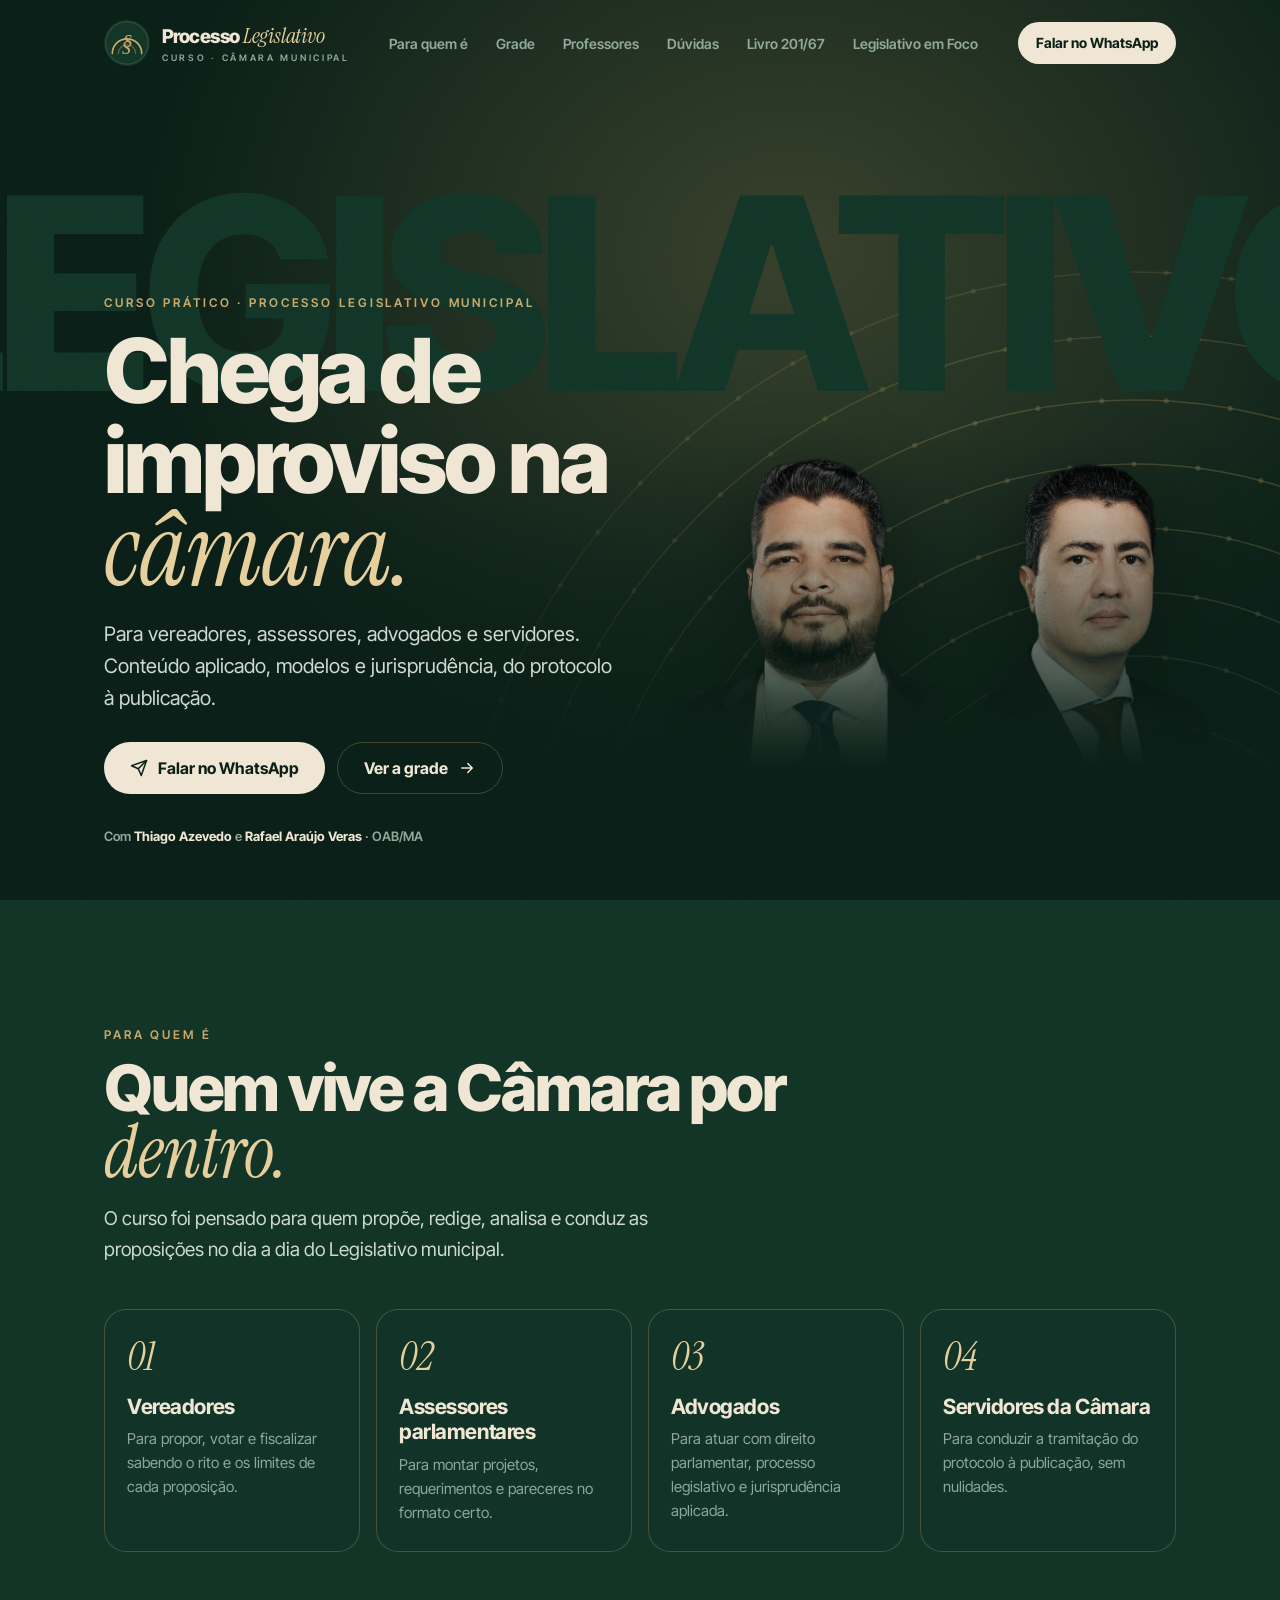
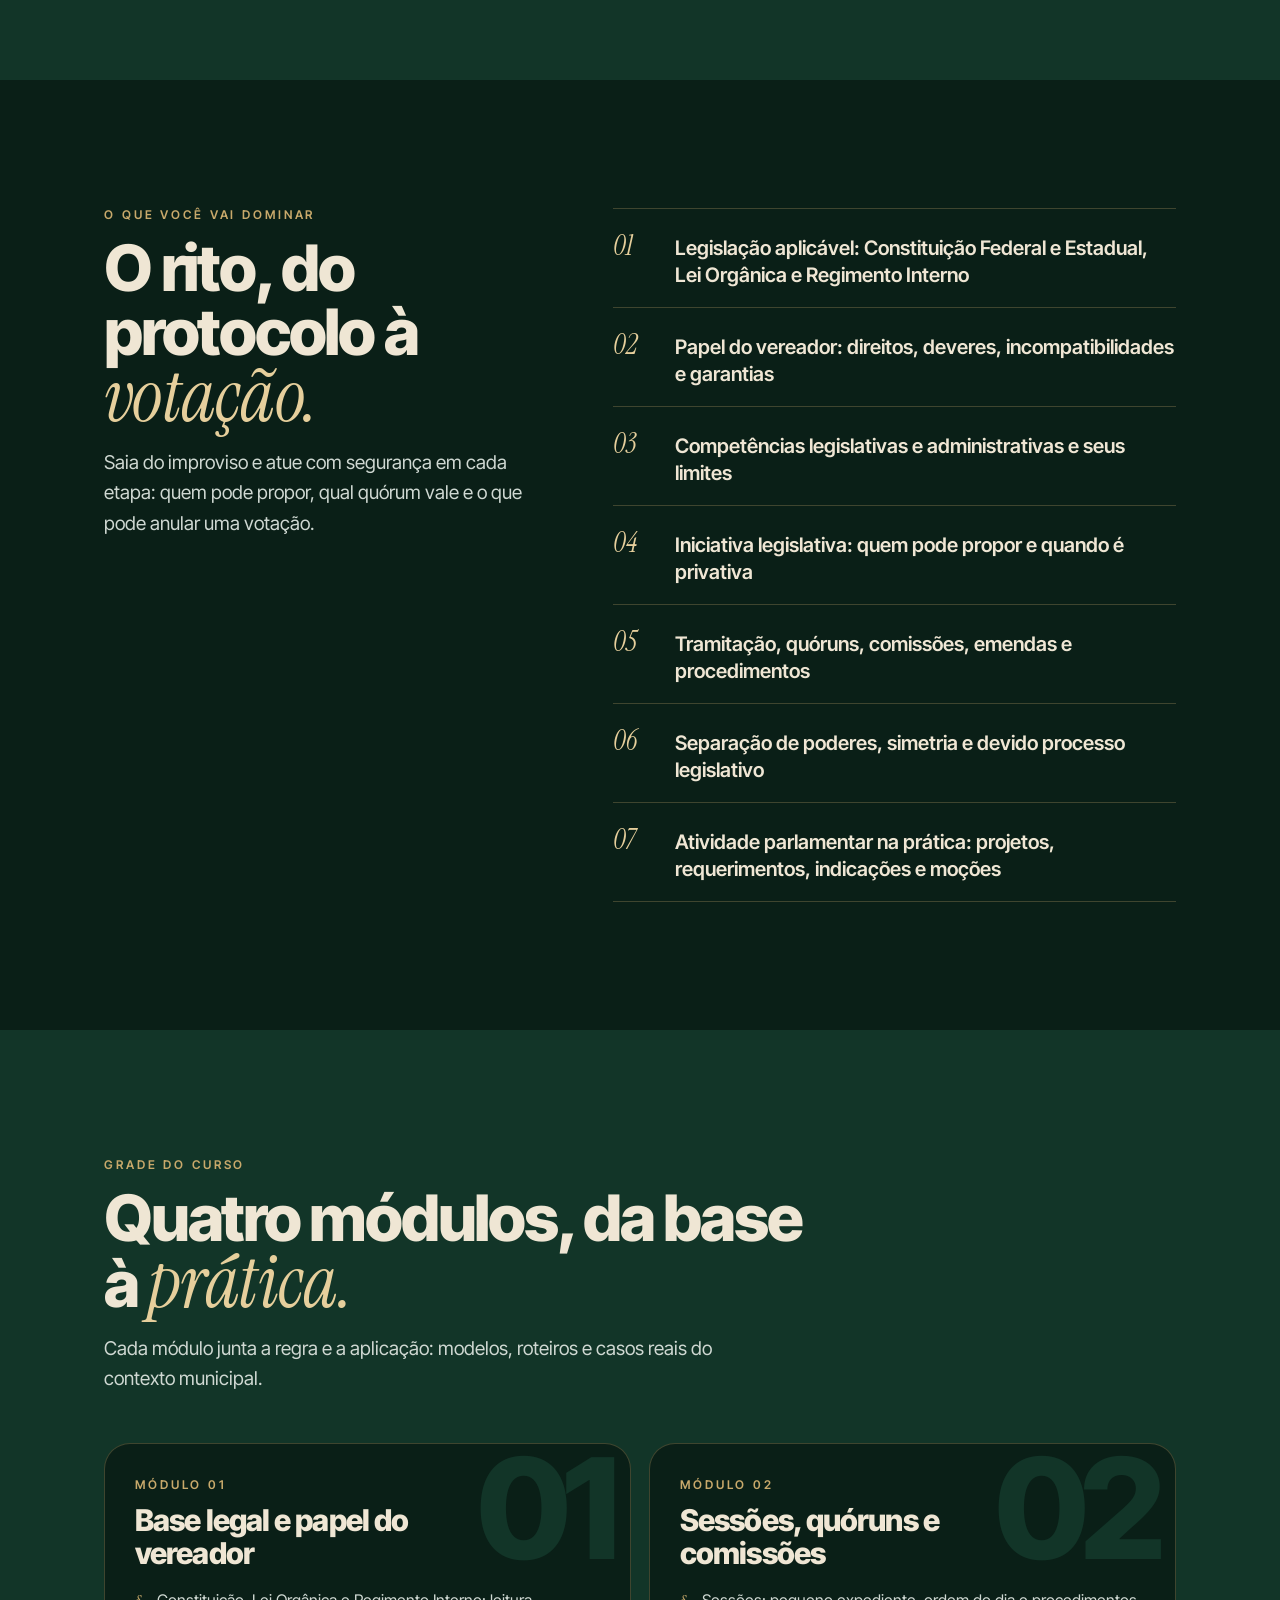
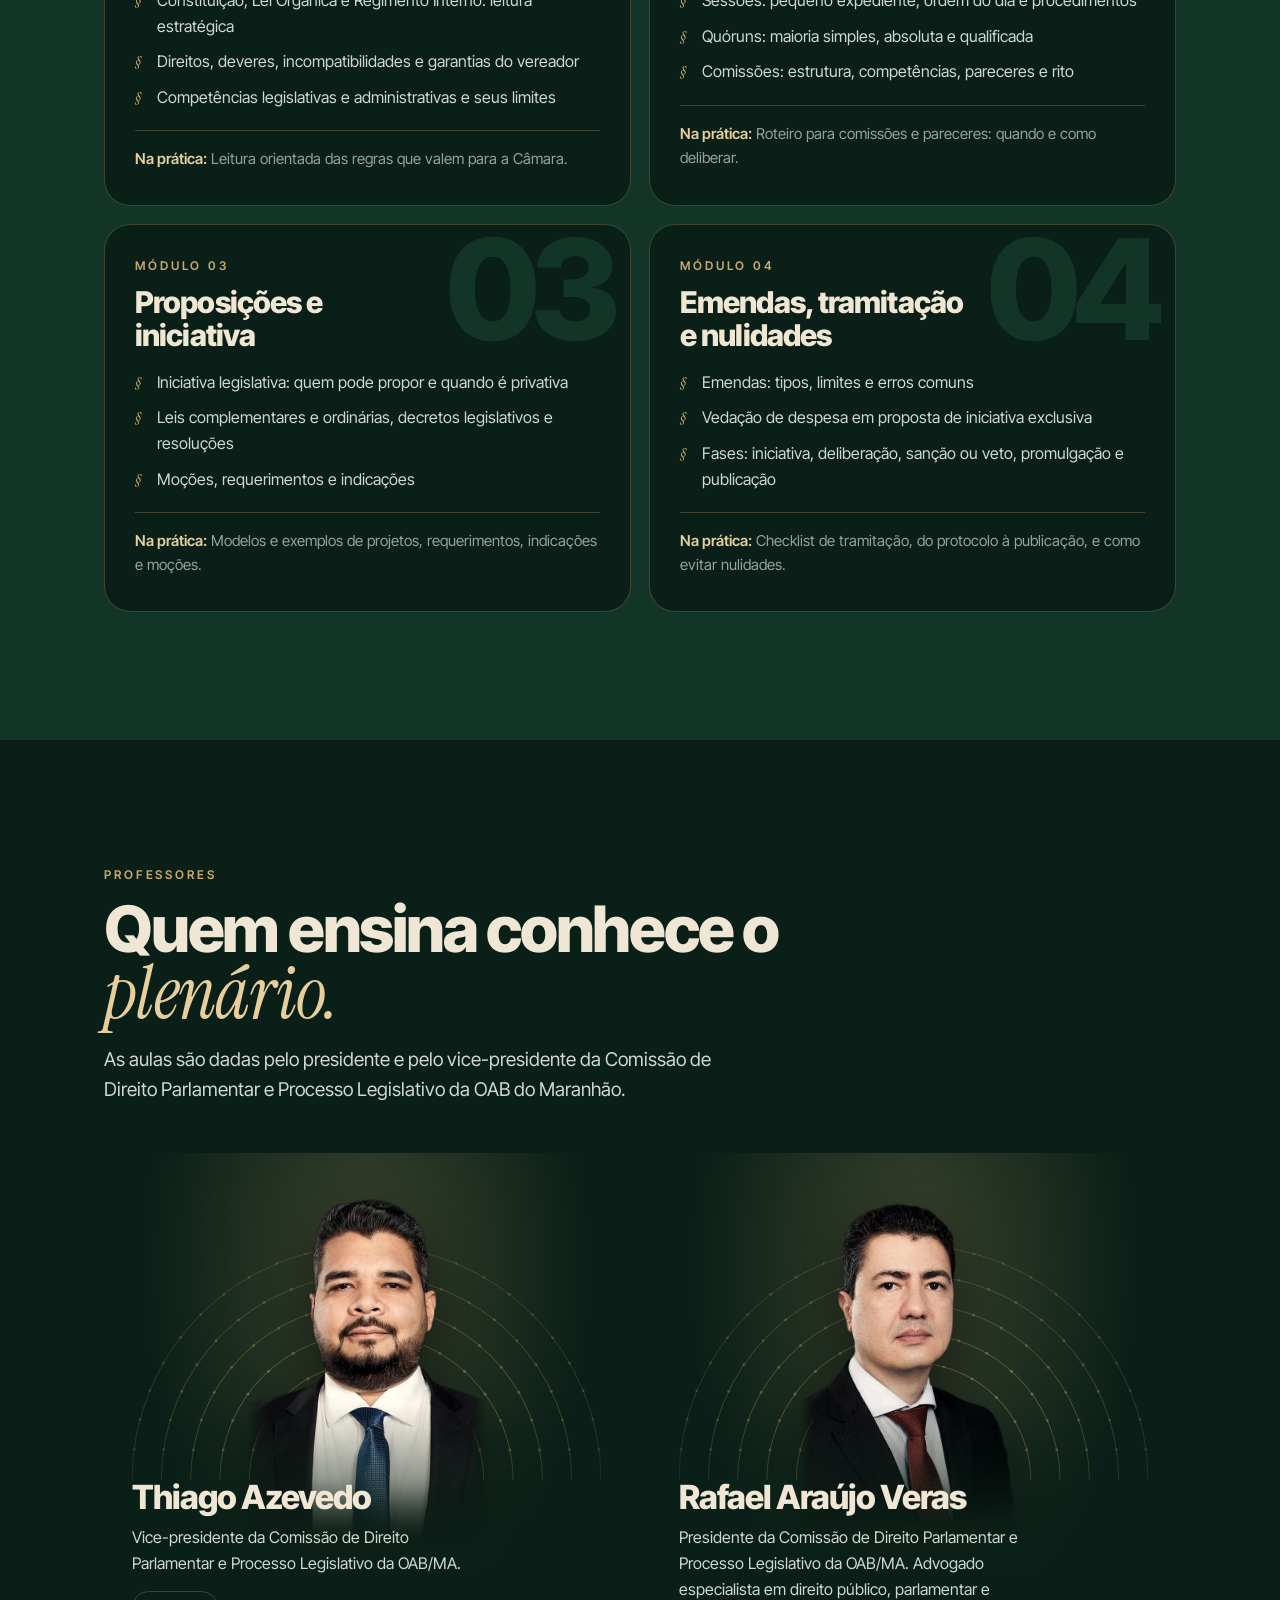
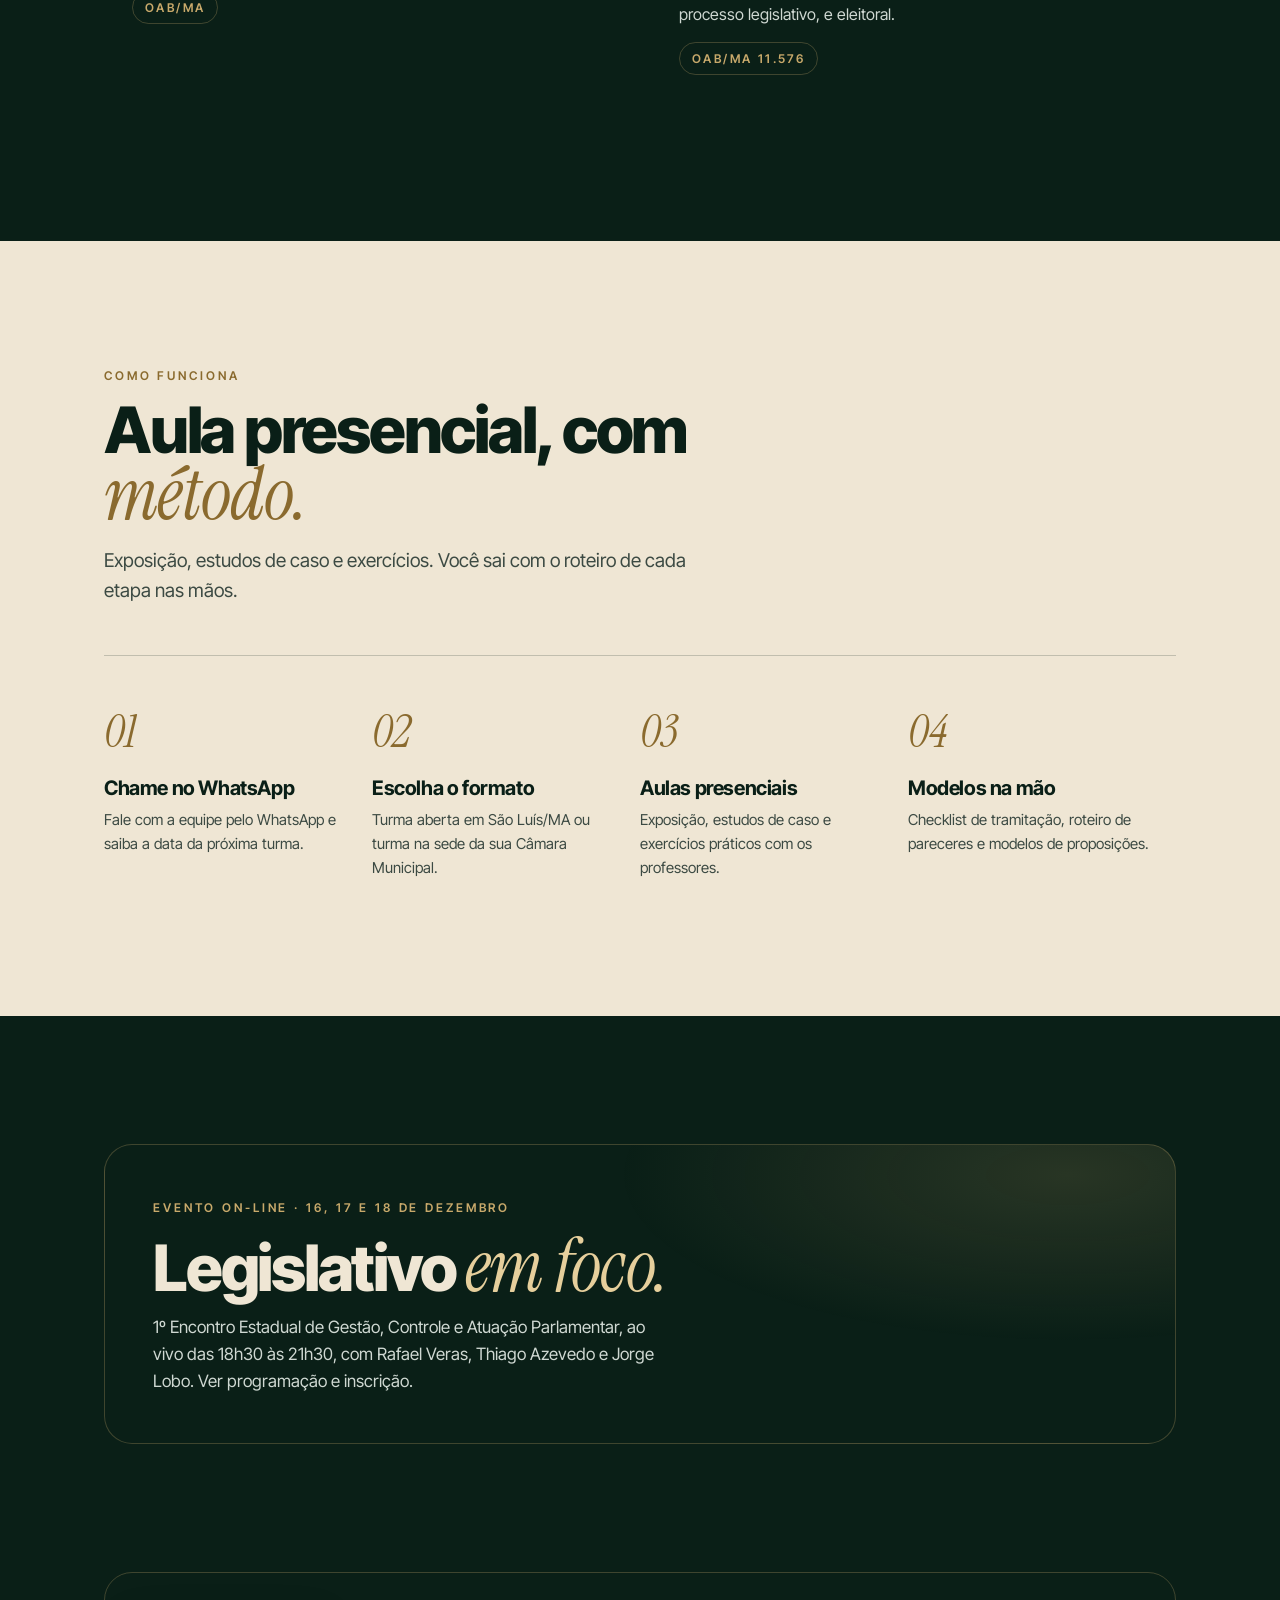
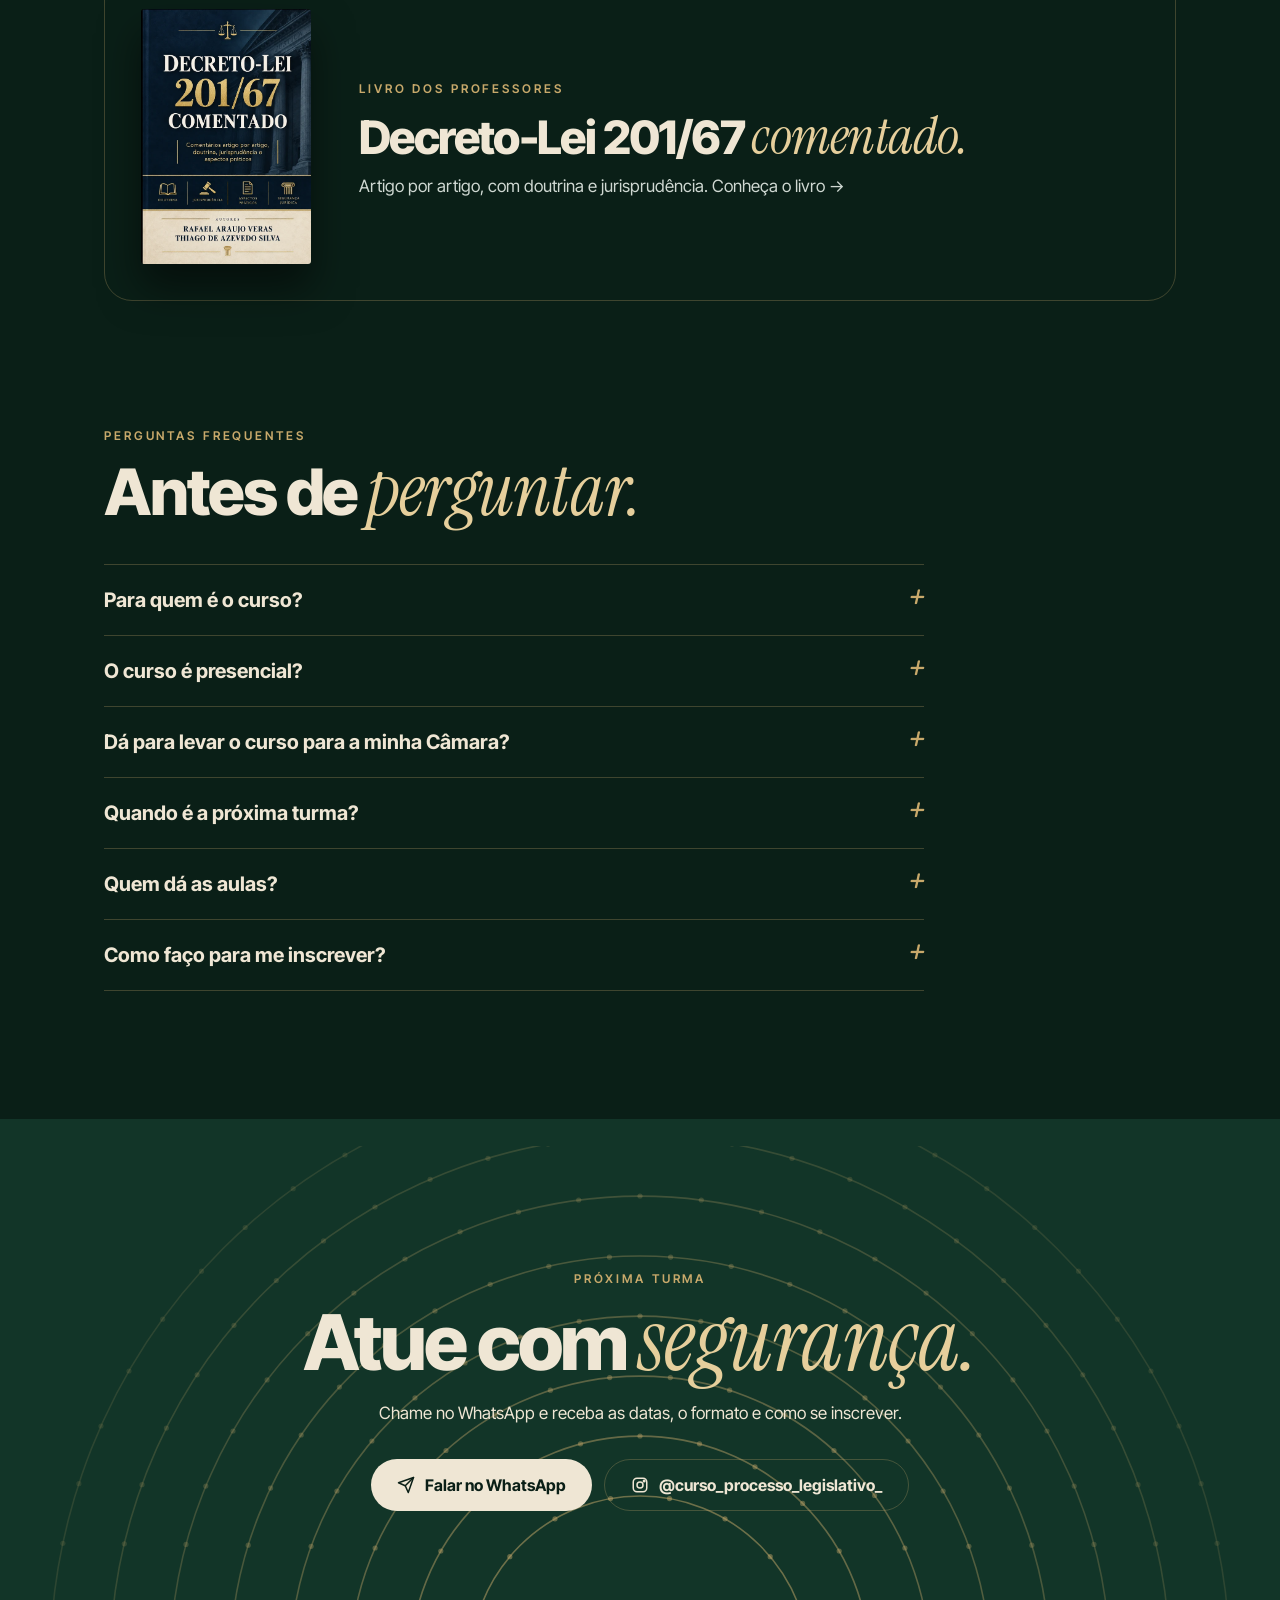
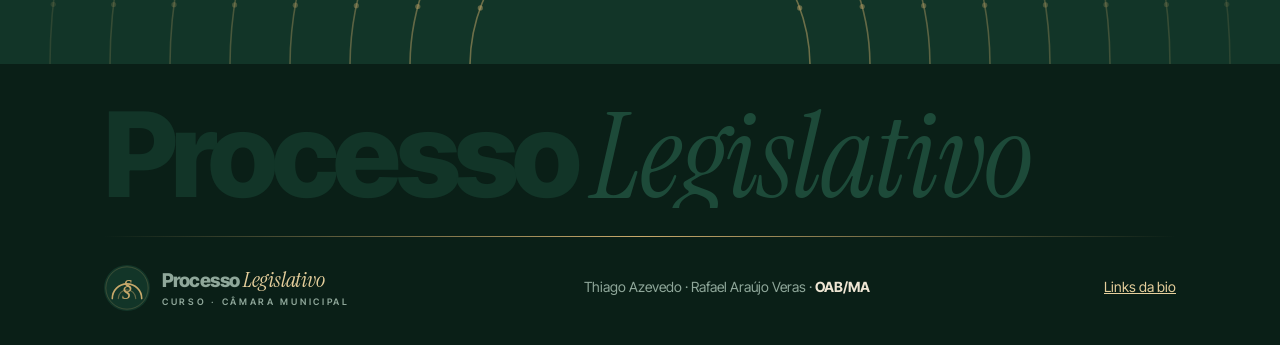
<file: index.html>
<!doctype html><html lang="pt-BR"><head><meta charset="utf-8"><meta name="viewport" content="width=device-width,initial-scale=1,viewport-fit=cover">
<title>Curso de Processo Legislativo · Câmara Municipal na prática</title><meta name="description" content="Curso presencial de processo legislativo municipal para vereadores, assessores parlamentares, advogados e servidores. Conteúdo aplicado, modelos e jurisprudência, com Thiago Azevedo e Rafael Araújo Veras (OAB/MA)."><link rel="canonical" href="https://cursoprocessolegislativo.pages.dev/"><meta name="theme-color" content="#0A1F17">
<meta property="og:type" content="website"><meta property="og:locale" content="pt_BR"><meta property="og:site_name" content="Curso de Processo Legislativo"><meta property="og:title" content="Curso de Processo Legislativo · Câmara Municipal na prática"><meta property="og:description" content="Curso presencial de processo legislativo municipal para vereadores, assessores parlamentares, advogados e servidores. Conteúdo aplicado, modelos e jurisprudência, com Thiago Azevedo e Rafael Araújo Veras (OAB/MA)."><meta property="og:url" content="https://cursoprocessolegislativo.pages.dev/"><meta property="og:image" content="https://cursoprocessolegislativo.pages.dev/assets/og.jpg"><meta property="og:image:width" content="1200"><meta property="og:image:height" content="630"><meta name="twitter:card" content="summary_large_image">
<script>document.documentElement.classList.add('js')</script><link rel="icon" href="/assets/simbolo.svg" type="image/svg+xml"><link rel="apple-touch-icon" href="/assets/avatar.png"><link rel="preconnect" href="https://fonts.googleapis.com"><link rel="preconnect" href="https://fonts.gstatic.com" crossorigin><link href="https://fonts.googleapis.com/css2?family=Inter+Tight:wght@400;500;600;700;800&family=Instrument+Serif:ital@0;1&display=swap" rel="stylesheet"><link rel="stylesheet" href="/assets/estilo.css"><script type="application/ld+json">{"@context":"https://schema.org","@type":"Course","name":"Curso de Processo Legislativo","description":"Curso presencial de processo legislativo municipal para vereadores, assessores parlamentares, advogados e servidores. Conteúdo aplicado, modelos e jurisprudência, com Thiago Azevedo e Rafael Araújo Veras (OAB/MA).","inLanguage":"pt-BR","url":"https://cursoprocessolegislativo.pages.dev/","provider":{"@type":"Organization","name":"Curso de Processo Legislativo","url":"https://cursoprocessolegislativo.pages.dev/","sameAs":["https://instagram.com/curso_processo_legislativo_"]},"instructor":[{"@type":"Person","name":"Thiago Azevedo","jobTitle":"Vice-presidente da Comissão de Direito Parlamentar e Processo Legislativo da OAB/MA"},{"@type":"Person","name":"Rafael Araújo Veras","jobTitle":"Presidente da Comissão de Direito Parlamentar e Processo Legislativo da OAB/MA"}],"audience":{"@type":"Audience","audienceType":"Vereadores, assessores parlamentares, advogados e servidores de câmaras municipais"},"teaches":["Lei Orgânica e Regimento Interno","Quóruns e sessões","Comissões e pareceres","Iniciativa legislativa e proposições","Emendas","Fases do processo legislativo e nulidades"],"hasCourseInstance":{"@type":"CourseInstance","courseMode":"onsite","location":{"@type":"Place","name":"São Luís, MA","address":{"@type":"PostalAddress","addressLocality":"São Luís","addressRegion":"MA","addressCountry":"BR"}}}}</script></head>
<body><div class="grao" aria-hidden="true"></div>
<header class="topo"><div class="wrap"><a class="marca" href="/" aria-label="Curso de Processo Legislativo, início"><img src="/assets/simbolo.svg" alt="" width="46" height="46"><span><b>Processo <span class="it">Legislativo</span></b><small>Curso · Câmara municipal</small></span></a><nav aria-label="Seções"><a href="#publico">Para quem é</a><a href="#grade">Grade</a><a href="#professores">Professores</a><a href="#faq">Dúvidas</a><a href="/livro-decreto-lei-201/">Livro 201/67</a><a href="/legislativo-em-foco/">Legislativo em Foco</a></nav><a class="btn btn-cr" href="https://wa.me/5598920054403?text=Ol%C3%A1%21%20Quero%20saber%20sobre%20o%20Curso%20de%20Processo%20Legislativo." target="_blank" rel="noopener">Falar no WhatsApp</a></div></header>
<main>
<section class="heroi" aria-labelledby="h1">
 <svg class="arcos" viewBox="0 0 1100 700" aria-hidden="true" preserveAspectRatio="xMidYMax meet"><path d="M630.0 700A170 170 0 0 1 970.0 700" fill="none" stroke="#C8A96B" stroke-opacity="0.550" stroke-width="1.6"/><circle cx="640.3" cy="641.9" r="2.6" fill="#C8A96B" fill-opacity="0.495"/><circle cx="669.8" cy="590.7" r="2.6" fill="#C8A96B" fill-opacity="0.495"/><circle cx="715.0" cy="552.8" r="2.6" fill="#C8A96B" fill-opacity="0.495"/><circle cx="770.5" cy="532.6" r="2.6" fill="#C8A96B" fill-opacity="0.495"/><circle cx="829.5" cy="532.6" r="2.6" fill="#C8A96B" fill-opacity="0.495"/><circle cx="885.0" cy="552.8" r="2.6" fill="#C8A96B" fill-opacity="0.495"/><circle cx="930.2" cy="590.7" r="2.6" fill="#C8A96B" fill-opacity="0.495"/><circle cx="959.7" cy="641.9" r="2.6" fill="#C8A96B" fill-opacity="0.495"/><path d="M566.0 700A234 234 0 0 1 1034.0 700" fill="none" stroke="#C8A96B" stroke-opacity="0.500" stroke-width="1.6"/><circle cx="574.0" cy="639.4" r="2.6" fill="#C8A96B" fill-opacity="0.450"/><circle cx="597.4" cy="583.0" r="2.6" fill="#C8A96B" fill-opacity="0.450"/><circle cx="634.5" cy="534.5" r="2.6" fill="#C8A96B" fill-opacity="0.450"/><circle cx="683.0" cy="497.4" r="2.6" fill="#C8A96B" fill-opacity="0.450"/><circle cx="739.4" cy="474.0" r="2.6" fill="#C8A96B" fill-opacity="0.450"/><circle cx="800.0" cy="466.0" r="2.6" fill="#C8A96B" fill-opacity="0.450"/><circle cx="860.6" cy="474.0" r="2.6" fill="#C8A96B" fill-opacity="0.450"/><circle cx="917.0" cy="497.4" r="2.6" fill="#C8A96B" fill-opacity="0.450"/><circle cx="965.5" cy="534.5" r="2.6" fill="#C8A96B" fill-opacity="0.450"/><circle cx="1002.6" cy="583.0" r="2.6" fill="#C8A96B" fill-opacity="0.450"/><circle cx="1026.0" cy="639.4" r="2.6" fill="#C8A96B" fill-opacity="0.450"/><path d="M502.0 700A298 298 0 0 1 1098.0 700" fill="none" stroke="#C8A96B" stroke-opacity="0.450" stroke-width="1.6"/><circle cx="508.5" cy="638.0" r="2.6" fill="#C8A96B" fill-opacity="0.405"/><circle cx="527.8" cy="578.8" r="2.6" fill="#C8A96B" fill-opacity="0.405"/><circle cx="558.9" cy="524.8" r="2.6" fill="#C8A96B" fill-opacity="0.405"/><circle cx="600.6" cy="478.5" r="2.6" fill="#C8A96B" fill-opacity="0.405"/><circle cx="651.0" cy="441.9" r="2.6" fill="#C8A96B" fill-opacity="0.405"/><circle cx="707.9" cy="416.6" r="2.6" fill="#C8A96B" fill-opacity="0.405"/><circle cx="768.9" cy="403.6" r="2.6" fill="#C8A96B" fill-opacity="0.405"/><circle cx="831.1" cy="403.6" r="2.6" fill="#C8A96B" fill-opacity="0.405"/><circle cx="892.1" cy="416.6" r="2.6" fill="#C8A96B" fill-opacity="0.405"/><circle cx="949.0" cy="441.9" r="2.6" fill="#C8A96B" fill-opacity="0.405"/><circle cx="999.4" cy="478.5" r="2.6" fill="#C8A96B" fill-opacity="0.405"/><circle cx="1041.1" cy="524.8" r="2.6" fill="#C8A96B" fill-opacity="0.405"/><circle cx="1072.2" cy="578.8" r="2.6" fill="#C8A96B" fill-opacity="0.405"/><circle cx="1091.5" cy="638.0" r="2.6" fill="#C8A96B" fill-opacity="0.405"/><path d="M438.0 700A362 362 0 0 1 1162.0 700" fill="none" stroke="#C8A96B" stroke-opacity="0.400" stroke-width="1.6"/><circle cx="443.5" cy="637.1" r="2.6" fill="#C8A96B" fill-opacity="0.360"/><circle cx="459.8" cy="576.2" r="2.6" fill="#C8A96B" fill-opacity="0.360"/><circle cx="486.5" cy="519.0" r="2.6" fill="#C8A96B" fill-opacity="0.360"/><circle cx="522.7" cy="467.3" r="2.6" fill="#C8A96B" fill-opacity="0.360"/><circle cx="567.3" cy="422.7" r="2.6" fill="#C8A96B" fill-opacity="0.360"/><circle cx="619.0" cy="386.5" r="2.6" fill="#C8A96B" fill-opacity="0.360"/><circle cx="676.2" cy="359.8" r="2.6" fill="#C8A96B" fill-opacity="0.360"/><circle cx="737.1" cy="343.5" r="2.6" fill="#C8A96B" fill-opacity="0.360"/><circle cx="800.0" cy="338.0" r="2.6" fill="#C8A96B" fill-opacity="0.360"/><circle cx="862.9" cy="343.5" r="2.6" fill="#C8A96B" fill-opacity="0.360"/><circle cx="923.8" cy="359.8" r="2.6" fill="#C8A96B" fill-opacity="0.360"/><circle cx="981.0" cy="386.5" r="2.6" fill="#C8A96B" fill-opacity="0.360"/><circle cx="1032.7" cy="422.7" r="2.6" fill="#C8A96B" fill-opacity="0.360"/><circle cx="1077.3" cy="467.3" r="2.6" fill="#C8A96B" fill-opacity="0.360"/><circle cx="1113.5" cy="519.0" r="2.6" fill="#C8A96B" fill-opacity="0.360"/><circle cx="1140.2" cy="576.2" r="2.6" fill="#C8A96B" fill-opacity="0.360"/><circle cx="1156.5" cy="637.1" r="2.6" fill="#C8A96B" fill-opacity="0.360"/><path d="M374.0 700A426 426 0 0 1 1226.0 700" fill="none" stroke="#C8A96B" stroke-opacity="0.350" stroke-width="1.6"/><circle cx="378.8" cy="636.5" r="2.6" fill="#C8A96B" fill-opacity="0.315"/><circle cx="392.9" cy="574.4" r="2.6" fill="#C8A96B" fill-opacity="0.315"/><circle cx="416.2" cy="515.2" r="2.6" fill="#C8A96B" fill-opacity="0.315"/><circle cx="448.0" cy="460.0" r="2.6" fill="#C8A96B" fill-opacity="0.315"/><circle cx="487.7" cy="410.2" r="2.6" fill="#C8A96B" fill-opacity="0.315"/><circle cx="534.4" cy="366.9" r="2.6" fill="#C8A96B" fill-opacity="0.315"/><circle cx="587.0" cy="331.1" r="2.6" fill="#C8A96B" fill-opacity="0.315"/><circle cx="644.4" cy="303.4" r="2.6" fill="#C8A96B" fill-opacity="0.315"/><circle cx="705.2" cy="284.7" r="2.6" fill="#C8A96B" fill-opacity="0.315"/><circle cx="768.2" cy="275.2" r="2.6" fill="#C8A96B" fill-opacity="0.315"/><circle cx="831.8" cy="275.2" r="2.6" fill="#C8A96B" fill-opacity="0.315"/><circle cx="894.8" cy="284.7" r="2.6" fill="#C8A96B" fill-opacity="0.315"/><circle cx="955.6" cy="303.4" r="2.6" fill="#C8A96B" fill-opacity="0.315"/><circle cx="1013.0" cy="331.1" r="2.6" fill="#C8A96B" fill-opacity="0.315"/><circle cx="1065.6" cy="366.9" r="2.6" fill="#C8A96B" fill-opacity="0.315"/><circle cx="1112.3" cy="410.2" r="2.6" fill="#C8A96B" fill-opacity="0.315"/><circle cx="1152.0" cy="460.0" r="2.6" fill="#C8A96B" fill-opacity="0.315"/><circle cx="1183.8" cy="515.2" r="2.6" fill="#C8A96B" fill-opacity="0.315"/><circle cx="1207.1" cy="574.4" r="2.6" fill="#C8A96B" fill-opacity="0.315"/><circle cx="1221.2" cy="636.5" r="2.6" fill="#C8A96B" fill-opacity="0.315"/><path d="M310.0 700A490 490 0 0 1 1290.0 700" fill="none" stroke="#C8A96B" stroke-opacity="0.300" stroke-width="1.6"/><circle cx="314.2" cy="636.0" r="2.6" fill="#C8A96B" fill-opacity="0.270"/><circle cx="326.7" cy="573.2" r="2.6" fill="#C8A96B" fill-opacity="0.270"/><circle cx="347.3" cy="512.5" r="2.6" fill="#C8A96B" fill-opacity="0.270"/><circle cx="375.6" cy="455.0" r="2.6" fill="#C8A96B" fill-opacity="0.270"/><circle cx="411.3" cy="401.7" r="2.6" fill="#C8A96B" fill-opacity="0.270"/><circle cx="453.5" cy="353.5" r="2.6" fill="#C8A96B" fill-opacity="0.270"/><circle cx="501.7" cy="311.3" r="2.6" fill="#C8A96B" fill-opacity="0.270"/><circle cx="555.0" cy="275.6" r="2.6" fill="#C8A96B" fill-opacity="0.270"/><circle cx="612.5" cy="247.3" r="2.6" fill="#C8A96B" fill-opacity="0.270"/><circle cx="673.2" cy="226.7" r="2.6" fill="#C8A96B" fill-opacity="0.270"/><circle cx="736.0" cy="214.2" r="2.6" fill="#C8A96B" fill-opacity="0.270"/><circle cx="800.0" cy="210.0" r="2.6" fill="#C8A96B" fill-opacity="0.270"/><circle cx="864.0" cy="214.2" r="2.6" fill="#C8A96B" fill-opacity="0.270"/><circle cx="926.8" cy="226.7" r="2.6" fill="#C8A96B" fill-opacity="0.270"/><circle cx="987.5" cy="247.3" r="2.6" fill="#C8A96B" fill-opacity="0.270"/><circle cx="1045.0" cy="275.6" r="2.6" fill="#C8A96B" fill-opacity="0.270"/><circle cx="1098.3" cy="311.3" r="2.6" fill="#C8A96B" fill-opacity="0.270"/><circle cx="1146.5" cy="353.5" r="2.6" fill="#C8A96B" fill-opacity="0.270"/><circle cx="1188.7" cy="401.7" r="2.6" fill="#C8A96B" fill-opacity="0.270"/><circle cx="1224.4" cy="455.0" r="2.6" fill="#C8A96B" fill-opacity="0.270"/><circle cx="1252.7" cy="512.5" r="2.6" fill="#C8A96B" fill-opacity="0.270"/><circle cx="1273.3" cy="573.2" r="2.6" fill="#C8A96B" fill-opacity="0.270"/><circle cx="1285.8" cy="636.0" r="2.6" fill="#C8A96B" fill-opacity="0.270"/><path d="M246.0 700A554 554 0 0 1 1354.0 700" fill="none" stroke="#C8A96B" stroke-opacity="0.250" stroke-width="1.6"/><circle cx="249.7" cy="635.7" r="2.6" fill="#C8A96B" fill-opacity="0.225"/><circle cx="260.9" cy="572.2" r="2.6" fill="#C8A96B" fill-opacity="0.225"/><circle cx="279.4" cy="510.5" r="2.6" fill="#C8A96B" fill-opacity="0.225"/><circle cx="304.9" cy="451.4" r="2.6" fill="#C8A96B" fill-opacity="0.225"/><circle cx="337.1" cy="395.6" r="2.6" fill="#C8A96B" fill-opacity="0.225"/><circle cx="375.6" cy="343.9" r="2.6" fill="#C8A96B" fill-opacity="0.225"/><circle cx="419.8" cy="297.0" r="2.6" fill="#C8A96B" fill-opacity="0.225"/><circle cx="469.2" cy="255.6" r="2.6" fill="#C8A96B" fill-opacity="0.225"/><circle cx="523.0" cy="220.2" r="2.6" fill="#C8A96B" fill-opacity="0.225"/><circle cx="580.6" cy="191.3" r="2.6" fill="#C8A96B" fill-opacity="0.225"/><circle cx="641.1" cy="169.3" r="2.6" fill="#C8A96B" fill-opacity="0.225"/><circle cx="703.8" cy="154.4" r="2.6" fill="#C8A96B" fill-opacity="0.225"/><circle cx="767.8" cy="146.9" r="2.6" fill="#C8A96B" fill-opacity="0.225"/><circle cx="832.2" cy="146.9" r="2.6" fill="#C8A96B" fill-opacity="0.225"/><circle cx="896.2" cy="154.4" r="2.6" fill="#C8A96B" fill-opacity="0.225"/><circle cx="958.9" cy="169.3" r="2.6" fill="#C8A96B" fill-opacity="0.225"/><circle cx="1019.4" cy="191.3" r="2.6" fill="#C8A96B" fill-opacity="0.225"/><circle cx="1077.0" cy="220.2" r="2.6" fill="#C8A96B" fill-opacity="0.225"/><circle cx="1130.8" cy="255.6" r="2.6" fill="#C8A96B" fill-opacity="0.225"/><circle cx="1180.2" cy="297.0" r="2.6" fill="#C8A96B" fill-opacity="0.225"/><circle cx="1224.4" cy="343.9" r="2.6" fill="#C8A96B" fill-opacity="0.225"/><circle cx="1262.9" cy="395.6" r="2.6" fill="#C8A96B" fill-opacity="0.225"/><circle cx="1295.1" cy="451.4" r="2.6" fill="#C8A96B" fill-opacity="0.225"/><circle cx="1320.6" cy="510.5" r="2.6" fill="#C8A96B" fill-opacity="0.225"/><circle cx="1339.1" cy="572.2" r="2.6" fill="#C8A96B" fill-opacity="0.225"/><circle cx="1350.3" cy="635.7" r="2.6" fill="#C8A96B" fill-opacity="0.225"/><path d="M182.0 700A618 618 0 0 1 1418.0 700" fill="none" stroke="#C8A96B" stroke-opacity="0.200" stroke-width="1.6"/><circle cx="185.4" cy="635.4" r="2.6" fill="#C8A96B" fill-opacity="0.180"/><circle cx="195.5" cy="571.5" r="2.6" fill="#C8A96B" fill-opacity="0.180"/><circle cx="212.2" cy="509.0" r="2.6" fill="#C8A96B" fill-opacity="0.180"/><circle cx="235.4" cy="448.6" r="2.6" fill="#C8A96B" fill-opacity="0.180"/><circle cx="264.8" cy="391.0" r="2.6" fill="#C8A96B" fill-opacity="0.180"/><circle cx="300.0" cy="336.7" r="2.6" fill="#C8A96B" fill-opacity="0.180"/><circle cx="340.7" cy="286.5" r="2.6" fill="#C8A96B" fill-opacity="0.180"/><circle cx="386.5" cy="240.7" r="2.6" fill="#C8A96B" fill-opacity="0.180"/><circle cx="436.7" cy="200.0" r="2.6" fill="#C8A96B" fill-opacity="0.180"/><circle cx="491.0" cy="164.8" r="2.6" fill="#C8A96B" fill-opacity="0.180"/><circle cx="548.6" cy="135.4" r="2.6" fill="#C8A96B" fill-opacity="0.180"/><circle cx="609.0" cy="112.2" r="2.6" fill="#C8A96B" fill-opacity="0.180"/><circle cx="671.5" cy="95.5" r="2.6" fill="#C8A96B" fill-opacity="0.180"/><circle cx="735.4" cy="85.4" r="2.6" fill="#C8A96B" fill-opacity="0.180"/><circle cx="800.0" cy="82.0" r="2.6" fill="#C8A96B" fill-opacity="0.180"/><circle cx="864.6" cy="85.4" r="2.6" fill="#C8A96B" fill-opacity="0.180"/><circle cx="928.5" cy="95.5" r="2.6" fill="#C8A96B" fill-opacity="0.180"/><circle cx="991.0" cy="112.2" r="2.6" fill="#C8A96B" fill-opacity="0.180"/><circle cx="1051.4" cy="135.4" r="2.6" fill="#C8A96B" fill-opacity="0.180"/><circle cx="1109.0" cy="164.8" r="2.6" fill="#C8A96B" fill-opacity="0.180"/><circle cx="1163.3" cy="200.0" r="2.6" fill="#C8A96B" fill-opacity="0.180"/><circle cx="1213.5" cy="240.7" r="2.6" fill="#C8A96B" fill-opacity="0.180"/><circle cx="1259.3" cy="286.5" r="2.6" fill="#C8A96B" fill-opacity="0.180"/><circle cx="1300.0" cy="336.7" r="2.6" fill="#C8A96B" fill-opacity="0.180"/><circle cx="1335.2" cy="391.0" r="2.6" fill="#C8A96B" fill-opacity="0.180"/><circle cx="1364.6" cy="448.6" r="2.6" fill="#C8A96B" fill-opacity="0.180"/><circle cx="1387.8" cy="509.0" r="2.6" fill="#C8A96B" fill-opacity="0.180"/><circle cx="1404.5" cy="571.5" r="2.6" fill="#C8A96B" fill-opacity="0.180"/><circle cx="1414.6" cy="635.4" r="2.6" fill="#C8A96B" fill-opacity="0.180"/><path d="M118.0 700A682 682 0 0 1 1482.0 700" fill="none" stroke="#C8A96B" stroke-opacity="0.150" stroke-width="1.6"/><circle cx="121.1" cy="635.2" r="2.6" fill="#C8A96B" fill-opacity="0.135"/><circle cx="130.3" cy="570.9" r="2.6" fill="#C8A96B" fill-opacity="0.135"/><circle cx="145.6" cy="507.9" r="2.6" fill="#C8A96B" fill-opacity="0.135"/><circle cx="166.9" cy="446.5" r="2.6" fill="#C8A96B" fill-opacity="0.135"/><circle cx="193.8" cy="387.5" r="2.6" fill="#C8A96B" fill-opacity="0.135"/><circle cx="226.3" cy="331.3" r="2.6" fill="#C8A96B" fill-opacity="0.135"/><circle cx="263.9" cy="278.4" r="2.6" fill="#C8A96B" fill-opacity="0.135"/><circle cx="306.4" cy="229.4" r="2.6" fill="#C8A96B" fill-opacity="0.135"/><circle cx="353.4" cy="184.6" r="2.6" fill="#C8A96B" fill-opacity="0.135"/><circle cx="404.4" cy="144.5" r="2.6" fill="#C8A96B" fill-opacity="0.135"/><circle cx="459.0" cy="109.4" r="2.6" fill="#C8A96B" fill-opacity="0.135"/><circle cx="516.7" cy="79.6" r="2.6" fill="#C8A96B" fill-opacity="0.135"/><circle cx="576.9" cy="55.5" r="2.6" fill="#C8A96B" fill-opacity="0.135"/><circle cx="639.2" cy="37.2" r="2.6" fill="#C8A96B" fill-opacity="0.135"/><circle cx="702.9" cy="24.9" r="2.6" fill="#C8A96B" fill-opacity="0.135"/><circle cx="767.5" cy="18.8" r="2.6" fill="#C8A96B" fill-opacity="0.135"/><circle cx="832.5" cy="18.8" r="2.6" fill="#C8A96B" fill-opacity="0.135"/><circle cx="897.1" cy="24.9" r="2.6" fill="#C8A96B" fill-opacity="0.135"/><circle cx="960.8" cy="37.2" r="2.6" fill="#C8A96B" fill-opacity="0.135"/><circle cx="1023.1" cy="55.5" r="2.6" fill="#C8A96B" fill-opacity="0.135"/><circle cx="1083.3" cy="79.6" r="2.6" fill="#C8A96B" fill-opacity="0.135"/><circle cx="1141.0" cy="109.4" r="2.6" fill="#C8A96B" fill-opacity="0.135"/><circle cx="1195.6" cy="144.5" r="2.6" fill="#C8A96B" fill-opacity="0.135"/><circle cx="1246.6" cy="184.6" r="2.6" fill="#C8A96B" fill-opacity="0.135"/><circle cx="1293.6" cy="229.4" r="2.6" fill="#C8A96B" fill-opacity="0.135"/><circle cx="1336.1" cy="278.4" r="2.6" fill="#C8A96B" fill-opacity="0.135"/><circle cx="1373.7" cy="331.3" r="2.6" fill="#C8A96B" fill-opacity="0.135"/><circle cx="1406.2" cy="387.5" r="2.6" fill="#C8A96B" fill-opacity="0.135"/><circle cx="1433.1" cy="446.5" r="2.6" fill="#C8A96B" fill-opacity="0.135"/><circle cx="1454.4" cy="507.9" r="2.6" fill="#C8A96B" fill-opacity="0.135"/><circle cx="1469.7" cy="570.9" r="2.6" fill="#C8A96B" fill-opacity="0.135"/><circle cx="1478.9" cy="635.2" r="2.6" fill="#C8A96B" fill-opacity="0.135"/></svg>
 <div class="gigante" aria-hidden="true">LEGISLATIVO</div>
 <div class="pessoas" aria-hidden="true"><img class="p-t" src="/assets/tiago.webp" alt="" width="630" height="1060" fetchpriority="high"><img class="p-r" src="/assets/rafael.webp" alt="" width="630" height="1060" fetchpriority="high"></div>
 <div class="degrade"></div>
 <div class="wrap"><div class="texto">
  <div class="rot">Curso prático · Processo legislativo municipal</div>
  <h1 id="h1" class="t">Chega de improviso na <span class="it">câmara.</span></h1>
  <p class="sub">Para vereadores, assessores, advogados e servidores. Conteúdo aplicado, modelos e jurisprudência, do protocolo à publicação.</p>
  <div class="acoes"><a class="btn btn-cr" href="https://wa.me/5598920054403?text=Ol%C3%A1%21%20Quero%20saber%20sobre%20o%20Curso%20de%20Processo%20Legislativo." target="_blank" rel="noopener"><svg viewBox="0 0 24 24" fill="none" stroke="currentColor" stroke-width="2" stroke-linecap="round" stroke-linejoin="round" aria-hidden="true"><path d="M22 2 11 13"/><path d="M22 2 15 22l-4-9-9-4 20-7z"/></svg>Falar no WhatsApp</a><a class="btn btn-li" href="#grade">Ver a grade <svg viewBox="0 0 24 24" fill="none" stroke="currentColor" stroke-width="2" stroke-linecap="round" aria-hidden="true"><path d="M5 12h14M13 6l6 6-6 6"/></svg></a></div>
  <div class="nomes">Com <b>Thiago Azevedo</b> e <b>Rafael Araújo Veras</b> · OAB/MA</div>
 </div></div>
</section>

<section id="publico" class="sec musgo"><div class="wrap">
 <div class="rot rev">Para quem é</div>
 <h2 class="t rev">Quem vive a Câmara por <span class="it">dentro.</span></h2>
 <p class="lead rev">O curso foi pensado para quem propõe, redige, analisa e conduz as proposições no dia a dia do Legislativo municipal.</p>
 <div class="publico"><article class="rev"><div class="n">01</div><h3>Vereadores</h3><p>Para propor, votar e fiscalizar sabendo o rito e os limites de cada proposição.</p></article><article class="rev"><div class="n">02</div><h3>Assessores parlamentares</h3><p>Para montar projetos, requerimentos e pareceres no formato certo.</p></article><article class="rev"><div class="n">03</div><h3>Advogados</h3><p>Para atuar com direito parlamentar, processo legislativo e jurisprudência aplicada.</p></article><article class="rev"><div class="n">04</div><h3>Servidores da Câmara</h3><p>Para conduzir a tramitação do protocolo à publicação, sem nulidades.</p></article></div>
</div></section>

<section class="sec"><div class="wrap dominio">
 <div><div class="rot rev">O que você vai dominar</div><h2 class="t rev">O rito, do protocolo à <span class="it">votação.</span></h2><p class="lead rev">Saia do improviso e atue com segurança em cada etapa: quem pode propor, qual quórum vale e o que pode anular uma votação.</p></div>
 <ol class="lista"><li class="rev"><span>01</span>Legislação aplicável: Constituição Federal e Estadual, Lei Orgânica e Regimento Interno</li><li class="rev"><span>02</span>Papel do vereador: direitos, deveres, incompatibilidades e garantias</li><li class="rev"><span>03</span>Competências legislativas e administrativas e seus limites</li><li class="rev"><span>04</span>Iniciativa legislativa: quem pode propor e quando é privativa</li><li class="rev"><span>05</span>Tramitação, quóruns, comissões, emendas e procedimentos</li><li class="rev"><span>06</span>Separação de poderes, simetria e devido processo legislativo</li><li class="rev"><span>07</span>Atividade parlamentar na prática: projetos, requerimentos, indicações e moções</li></ol>
</div></section>

<section id="grade" class="sec musgo"><div class="wrap">
 <div class="rot rev">Grade do curso</div>
 <h2 class="t rev">Quatro módulos, da base à <span class="it">prática.</span></h2>
 <p class="lead rev">Cada módulo junta a regra e a aplicação: modelos, roteiros e casos reais do contexto municipal.</p>
 <div class="modulos"><article class="mod rev"><div class="num" aria-hidden="true">01</div><div class="rot">Módulo 01</div><h3>Base legal e papel do vereador</h3><ul><li>Constituição, Lei Orgânica e Regimento Interno: leitura estratégica</li><li>Direitos, deveres, incompatibilidades e garantias do vereador</li><li>Competências legislativas e administrativas e seus limites</li></ul><div class="pratica"><b>Na prática:</b> Leitura orientada das regras que valem para a Câmara.</div></article><article class="mod rev"><div class="num" aria-hidden="true">02</div><div class="rot">Módulo 02</div><h3>Sessões, quóruns e comissões</h3><ul><li>Sessões: pequeno expediente, ordem do dia e procedimentos</li><li>Quóruns: maioria simples, absoluta e qualificada</li><li>Comissões: estrutura, competências, pareceres e rito</li></ul><div class="pratica"><b>Na prática:</b> Roteiro para comissões e pareceres: quando e como deliberar.</div></article><article class="mod rev"><div class="num" aria-hidden="true">03</div><div class="rot">Módulo 03</div><h3>Proposições e iniciativa</h3><ul><li>Iniciativa legislativa: quem pode propor e quando é privativa</li><li>Leis complementares e ordinárias, decretos legislativos e resoluções</li><li>Moções, requerimentos e indicações</li></ul><div class="pratica"><b>Na prática:</b> Modelos e exemplos de projetos, requerimentos, indicações e moções.</div></article><article class="mod rev"><div class="num" aria-hidden="true">04</div><div class="rot">Módulo 04</div><h3>Emendas, tramitação e nulidades</h3><ul><li>Emendas: tipos, limites e erros comuns</li><li>Vedação de despesa em proposta de iniciativa exclusiva</li><li>Fases: iniciativa, deliberação, sanção ou veto, promulgação e publicação</li></ul><div class="pratica"><b>Na prática:</b> Checklist de tramitação, do protocolo à publicação, e como evitar nulidades.</div></article></div>
</div></section>

<section id="professores" class="sec"><div class="wrap">
 <div class="rot rev">Professores</div>
 <h2 class="t rev">Quem ensina conhece o <span class="it">plenário.</span></h2>
 <p class="lead rev">As aulas são dadas pelo presidente e pelo vice-presidente da Comissão de Direito Parlamentar e Processo Legislativo da OAB do Maranhão.</p>
 <div class="profs"><article class="prof rev"><svg class="arcos" viewBox="0 0 800 420" aria-hidden="true" preserveAspectRatio="xMidYMax meet"><path d="M250.0 420A150 150 0 0 1 550.0 420" fill="none" stroke="#C8A96B" stroke-opacity="0.550" stroke-width="1.6"/><circle cx="259.0" cy="368.7" r="2.6" fill="#C8A96B" fill-opacity="0.495"/><circle cx="285.1" cy="323.6" r="2.6" fill="#C8A96B" fill-opacity="0.495"/><circle cx="325.0" cy="290.1" r="2.6" fill="#C8A96B" fill-opacity="0.495"/><circle cx="374.0" cy="272.3" r="2.6" fill="#C8A96B" fill-opacity="0.495"/><circle cx="426.0" cy="272.3" r="2.6" fill="#C8A96B" fill-opacity="0.495"/><circle cx="475.0" cy="290.1" r="2.6" fill="#C8A96B" fill-opacity="0.495"/><circle cx="514.9" cy="323.6" r="2.6" fill="#C8A96B" fill-opacity="0.495"/><circle cx="541.0" cy="368.7" r="2.6" fill="#C8A96B" fill-opacity="0.495"/><path d="M200.0 420A200 200 0 0 1 600.0 420" fill="none" stroke="#C8A96B" stroke-opacity="0.481" stroke-width="1.6"/><circle cx="206.8" cy="368.2" r="2.6" fill="#C8A96B" fill-opacity="0.433"/><circle cx="226.8" cy="320.0" r="2.6" fill="#C8A96B" fill-opacity="0.433"/><circle cx="258.6" cy="278.6" r="2.6" fill="#C8A96B" fill-opacity="0.433"/><circle cx="300.0" cy="246.8" r="2.6" fill="#C8A96B" fill-opacity="0.433"/><circle cx="348.2" cy="226.8" r="2.6" fill="#C8A96B" fill-opacity="0.433"/><circle cx="400.0" cy="220.0" r="2.6" fill="#C8A96B" fill-opacity="0.433"/><circle cx="451.8" cy="226.8" r="2.6" fill="#C8A96B" fill-opacity="0.433"/><circle cx="500.0" cy="246.8" r="2.6" fill="#C8A96B" fill-opacity="0.433"/><circle cx="541.4" cy="278.6" r="2.6" fill="#C8A96B" fill-opacity="0.433"/><circle cx="573.2" cy="320.0" r="2.6" fill="#C8A96B" fill-opacity="0.433"/><circle cx="593.2" cy="368.2" r="2.6" fill="#C8A96B" fill-opacity="0.433"/><path d="M150.0 420A250 250 0 0 1 650.0 420" fill="none" stroke="#C8A96B" stroke-opacity="0.413" stroke-width="1.6"/><circle cx="155.5" cy="368.0" r="2.6" fill="#C8A96B" fill-opacity="0.371"/><circle cx="171.6" cy="318.3" r="2.6" fill="#C8A96B" fill-opacity="0.371"/><circle cx="197.7" cy="273.1" r="2.6" fill="#C8A96B" fill-opacity="0.371"/><circle cx="232.7" cy="234.2" r="2.6" fill="#C8A96B" fill-opacity="0.371"/><circle cx="275.0" cy="203.5" r="2.6" fill="#C8A96B" fill-opacity="0.371"/><circle cx="322.7" cy="182.2" r="2.6" fill="#C8A96B" fill-opacity="0.371"/><circle cx="373.9" cy="171.4" r="2.6" fill="#C8A96B" fill-opacity="0.371"/><circle cx="426.1" cy="171.4" r="2.6" fill="#C8A96B" fill-opacity="0.371"/><circle cx="477.3" cy="182.2" r="2.6" fill="#C8A96B" fill-opacity="0.371"/><circle cx="525.0" cy="203.5" r="2.6" fill="#C8A96B" fill-opacity="0.371"/><circle cx="567.3" cy="234.2" r="2.6" fill="#C8A96B" fill-opacity="0.371"/><circle cx="602.3" cy="273.1" r="2.6" fill="#C8A96B" fill-opacity="0.371"/><circle cx="628.4" cy="318.3" r="2.6" fill="#C8A96B" fill-opacity="0.371"/><circle cx="644.5" cy="368.0" r="2.6" fill="#C8A96B" fill-opacity="0.371"/><path d="M100.0 420A300 300 0 0 1 700.0 420" fill="none" stroke="#C8A96B" stroke-opacity="0.344" stroke-width="1.6"/><circle cx="104.6" cy="367.9" r="2.6" fill="#C8A96B" fill-opacity="0.309"/><circle cx="118.1" cy="317.4" r="2.6" fill="#C8A96B" fill-opacity="0.309"/><circle cx="140.2" cy="270.0" r="2.6" fill="#C8A96B" fill-opacity="0.309"/><circle cx="170.2" cy="227.2" r="2.6" fill="#C8A96B" fill-opacity="0.309"/><circle cx="207.2" cy="190.2" r="2.6" fill="#C8A96B" fill-opacity="0.309"/><circle cx="250.0" cy="160.2" r="2.6" fill="#C8A96B" fill-opacity="0.309"/><circle cx="297.4" cy="138.1" r="2.6" fill="#C8A96B" fill-opacity="0.309"/><circle cx="347.9" cy="124.6" r="2.6" fill="#C8A96B" fill-opacity="0.309"/><circle cx="400.0" cy="120.0" r="2.6" fill="#C8A96B" fill-opacity="0.309"/><circle cx="452.1" cy="124.6" r="2.6" fill="#C8A96B" fill-opacity="0.309"/><circle cx="502.6" cy="138.1" r="2.6" fill="#C8A96B" fill-opacity="0.309"/><circle cx="550.0" cy="160.2" r="2.6" fill="#C8A96B" fill-opacity="0.309"/><circle cx="592.8" cy="190.2" r="2.6" fill="#C8A96B" fill-opacity="0.309"/><circle cx="629.8" cy="227.2" r="2.6" fill="#C8A96B" fill-opacity="0.309"/><circle cx="659.8" cy="270.0" r="2.6" fill="#C8A96B" fill-opacity="0.309"/><circle cx="681.9" cy="317.4" r="2.6" fill="#C8A96B" fill-opacity="0.309"/><circle cx="695.4" cy="367.9" r="2.6" fill="#C8A96B" fill-opacity="0.309"/><path d="M50.0 420A350 350 0 0 1 750.0 420" fill="none" stroke="#C8A96B" stroke-opacity="0.275" stroke-width="1.6"/><circle cx="53.9" cy="367.8" r="2.6" fill="#C8A96B" fill-opacity="0.248"/><circle cx="65.5" cy="316.8" r="2.6" fill="#C8A96B" fill-opacity="0.248"/><circle cx="84.7" cy="268.1" r="2.6" fill="#C8A96B" fill-opacity="0.248"/><circle cx="110.8" cy="222.8" r="2.6" fill="#C8A96B" fill-opacity="0.248"/><circle cx="143.4" cy="181.9" r="2.6" fill="#C8A96B" fill-opacity="0.248"/><circle cx="181.8" cy="146.4" r="2.6" fill="#C8A96B" fill-opacity="0.248"/><circle cx="225.0" cy="116.9" r="2.6" fill="#C8A96B" fill-opacity="0.248"/><circle cx="272.1" cy="94.2" r="2.6" fill="#C8A96B" fill-opacity="0.248"/><circle cx="322.1" cy="78.8" r="2.6" fill="#C8A96B" fill-opacity="0.248"/><circle cx="373.8" cy="71.0" r="2.6" fill="#C8A96B" fill-opacity="0.248"/><circle cx="426.2" cy="71.0" r="2.6" fill="#C8A96B" fill-opacity="0.248"/><circle cx="477.9" cy="78.8" r="2.6" fill="#C8A96B" fill-opacity="0.248"/><circle cx="527.9" cy="94.2" r="2.6" fill="#C8A96B" fill-opacity="0.248"/><circle cx="575.0" cy="116.9" r="2.6" fill="#C8A96B" fill-opacity="0.248"/><circle cx="618.2" cy="146.4" r="2.6" fill="#C8A96B" fill-opacity="0.248"/><circle cx="656.6" cy="181.9" r="2.6" fill="#C8A96B" fill-opacity="0.248"/><circle cx="689.2" cy="222.8" r="2.6" fill="#C8A96B" fill-opacity="0.248"/><circle cx="715.3" cy="268.1" r="2.6" fill="#C8A96B" fill-opacity="0.248"/><circle cx="734.5" cy="316.8" r="2.6" fill="#C8A96B" fill-opacity="0.248"/><circle cx="746.1" cy="367.8" r="2.6" fill="#C8A96B" fill-opacity="0.248"/><path d="M0.0 420A400 400 0 0 1 800.0 420" fill="none" stroke="#C8A96B" stroke-opacity="0.206" stroke-width="1.6"/><circle cx="3.4" cy="367.8" r="2.6" fill="#C8A96B" fill-opacity="0.186"/><circle cx="13.6" cy="316.5" r="2.6" fill="#C8A96B" fill-opacity="0.186"/><circle cx="30.4" cy="266.9" r="2.6" fill="#C8A96B" fill-opacity="0.186"/><circle cx="53.6" cy="220.0" r="2.6" fill="#C8A96B" fill-opacity="0.186"/><circle cx="82.7" cy="176.5" r="2.6" fill="#C8A96B" fill-opacity="0.186"/><circle cx="117.2" cy="137.2" r="2.6" fill="#C8A96B" fill-opacity="0.186"/><circle cx="156.5" cy="102.7" r="2.6" fill="#C8A96B" fill-opacity="0.186"/><circle cx="200.0" cy="73.6" r="2.6" fill="#C8A96B" fill-opacity="0.186"/><circle cx="246.9" cy="50.4" r="2.6" fill="#C8A96B" fill-opacity="0.186"/><circle cx="296.5" cy="33.6" r="2.6" fill="#C8A96B" fill-opacity="0.186"/><circle cx="347.8" cy="23.4" r="2.6" fill="#C8A96B" fill-opacity="0.186"/><circle cx="400.0" cy="20.0" r="2.6" fill="#C8A96B" fill-opacity="0.186"/><circle cx="452.2" cy="23.4" r="2.6" fill="#C8A96B" fill-opacity="0.186"/><circle cx="503.5" cy="33.6" r="2.6" fill="#C8A96B" fill-opacity="0.186"/><circle cx="553.1" cy="50.4" r="2.6" fill="#C8A96B" fill-opacity="0.186"/><circle cx="600.0" cy="73.6" r="2.6" fill="#C8A96B" fill-opacity="0.186"/><circle cx="643.5" cy="102.7" r="2.6" fill="#C8A96B" fill-opacity="0.186"/><circle cx="682.8" cy="137.2" r="2.6" fill="#C8A96B" fill-opacity="0.186"/><circle cx="717.3" cy="176.5" r="2.6" fill="#C8A96B" fill-opacity="0.186"/><circle cx="746.4" cy="220.0" r="2.6" fill="#C8A96B" fill-opacity="0.186"/><circle cx="769.6" cy="266.9" r="2.6" fill="#C8A96B" fill-opacity="0.186"/><circle cx="786.4" cy="316.5" r="2.6" fill="#C8A96B" fill-opacity="0.186"/><circle cx="796.6" cy="367.8" r="2.6" fill="#C8A96B" fill-opacity="0.186"/></svg><img src="/assets/tiago.webp" alt="Thiago Azevedo" width="535" height="900" loading="lazy"><div class="info"><h3>Thiago Azevedo</h3><p class="cargo">Vice-presidente da Comissão de Direito Parlamentar e Processo Legislativo da OAB/MA.</p><span class="oab">OAB/MA</span></div></article><article class="prof rev"><svg class="arcos" viewBox="0 0 800 420" aria-hidden="true" preserveAspectRatio="xMidYMax meet"><path d="M250.0 420A150 150 0 0 1 550.0 420" fill="none" stroke="#C8A96B" stroke-opacity="0.550" stroke-width="1.6"/><circle cx="259.0" cy="368.7" r="2.6" fill="#C8A96B" fill-opacity="0.495"/><circle cx="285.1" cy="323.6" r="2.6" fill="#C8A96B" fill-opacity="0.495"/><circle cx="325.0" cy="290.1" r="2.6" fill="#C8A96B" fill-opacity="0.495"/><circle cx="374.0" cy="272.3" r="2.6" fill="#C8A96B" fill-opacity="0.495"/><circle cx="426.0" cy="272.3" r="2.6" fill="#C8A96B" fill-opacity="0.495"/><circle cx="475.0" cy="290.1" r="2.6" fill="#C8A96B" fill-opacity="0.495"/><circle cx="514.9" cy="323.6" r="2.6" fill="#C8A96B" fill-opacity="0.495"/><circle cx="541.0" cy="368.7" r="2.6" fill="#C8A96B" fill-opacity="0.495"/><path d="M200.0 420A200 200 0 0 1 600.0 420" fill="none" stroke="#C8A96B" stroke-opacity="0.481" stroke-width="1.6"/><circle cx="206.8" cy="368.2" r="2.6" fill="#C8A96B" fill-opacity="0.433"/><circle cx="226.8" cy="320.0" r="2.6" fill="#C8A96B" fill-opacity="0.433"/><circle cx="258.6" cy="278.6" r="2.6" fill="#C8A96B" fill-opacity="0.433"/><circle cx="300.0" cy="246.8" r="2.6" fill="#C8A96B" fill-opacity="0.433"/><circle cx="348.2" cy="226.8" r="2.6" fill="#C8A96B" fill-opacity="0.433"/><circle cx="400.0" cy="220.0" r="2.6" fill="#C8A96B" fill-opacity="0.433"/><circle cx="451.8" cy="226.8" r="2.6" fill="#C8A96B" fill-opacity="0.433"/><circle cx="500.0" cy="246.8" r="2.6" fill="#C8A96B" fill-opacity="0.433"/><circle cx="541.4" cy="278.6" r="2.6" fill="#C8A96B" fill-opacity="0.433"/><circle cx="573.2" cy="320.0" r="2.6" fill="#C8A96B" fill-opacity="0.433"/><circle cx="593.2" cy="368.2" r="2.6" fill="#C8A96B" fill-opacity="0.433"/><path d="M150.0 420A250 250 0 0 1 650.0 420" fill="none" stroke="#C8A96B" stroke-opacity="0.413" stroke-width="1.6"/><circle cx="155.5" cy="368.0" r="2.6" fill="#C8A96B" fill-opacity="0.371"/><circle cx="171.6" cy="318.3" r="2.6" fill="#C8A96B" fill-opacity="0.371"/><circle cx="197.7" cy="273.1" r="2.6" fill="#C8A96B" fill-opacity="0.371"/><circle cx="232.7" cy="234.2" r="2.6" fill="#C8A96B" fill-opacity="0.371"/><circle cx="275.0" cy="203.5" r="2.6" fill="#C8A96B" fill-opacity="0.371"/><circle cx="322.7" cy="182.2" r="2.6" fill="#C8A96B" fill-opacity="0.371"/><circle cx="373.9" cy="171.4" r="2.6" fill="#C8A96B" fill-opacity="0.371"/><circle cx="426.1" cy="171.4" r="2.6" fill="#C8A96B" fill-opacity="0.371"/><circle cx="477.3" cy="182.2" r="2.6" fill="#C8A96B" fill-opacity="0.371"/><circle cx="525.0" cy="203.5" r="2.6" fill="#C8A96B" fill-opacity="0.371"/><circle cx="567.3" cy="234.2" r="2.6" fill="#C8A96B" fill-opacity="0.371"/><circle cx="602.3" cy="273.1" r="2.6" fill="#C8A96B" fill-opacity="0.371"/><circle cx="628.4" cy="318.3" r="2.6" fill="#C8A96B" fill-opacity="0.371"/><circle cx="644.5" cy="368.0" r="2.6" fill="#C8A96B" fill-opacity="0.371"/><path d="M100.0 420A300 300 0 0 1 700.0 420" fill="none" stroke="#C8A96B" stroke-opacity="0.344" stroke-width="1.6"/><circle cx="104.6" cy="367.9" r="2.6" fill="#C8A96B" fill-opacity="0.309"/><circle cx="118.1" cy="317.4" r="2.6" fill="#C8A96B" fill-opacity="0.309"/><circle cx="140.2" cy="270.0" r="2.6" fill="#C8A96B" fill-opacity="0.309"/><circle cx="170.2" cy="227.2" r="2.6" fill="#C8A96B" fill-opacity="0.309"/><circle cx="207.2" cy="190.2" r="2.6" fill="#C8A96B" fill-opacity="0.309"/><circle cx="250.0" cy="160.2" r="2.6" fill="#C8A96B" fill-opacity="0.309"/><circle cx="297.4" cy="138.1" r="2.6" fill="#C8A96B" fill-opacity="0.309"/><circle cx="347.9" cy="124.6" r="2.6" fill="#C8A96B" fill-opacity="0.309"/><circle cx="400.0" cy="120.0" r="2.6" fill="#C8A96B" fill-opacity="0.309"/><circle cx="452.1" cy="124.6" r="2.6" fill="#C8A96B" fill-opacity="0.309"/><circle cx="502.6" cy="138.1" r="2.6" fill="#C8A96B" fill-opacity="0.309"/><circle cx="550.0" cy="160.2" r="2.6" fill="#C8A96B" fill-opacity="0.309"/><circle cx="592.8" cy="190.2" r="2.6" fill="#C8A96B" fill-opacity="0.309"/><circle cx="629.8" cy="227.2" r="2.6" fill="#C8A96B" fill-opacity="0.309"/><circle cx="659.8" cy="270.0" r="2.6" fill="#C8A96B" fill-opacity="0.309"/><circle cx="681.9" cy="317.4" r="2.6" fill="#C8A96B" fill-opacity="0.309"/><circle cx="695.4" cy="367.9" r="2.6" fill="#C8A96B" fill-opacity="0.309"/><path d="M50.0 420A350 350 0 0 1 750.0 420" fill="none" stroke="#C8A96B" stroke-opacity="0.275" stroke-width="1.6"/><circle cx="53.9" cy="367.8" r="2.6" fill="#C8A96B" fill-opacity="0.248"/><circle cx="65.5" cy="316.8" r="2.6" fill="#C8A96B" fill-opacity="0.248"/><circle cx="84.7" cy="268.1" r="2.6" fill="#C8A96B" fill-opacity="0.248"/><circle cx="110.8" cy="222.8" r="2.6" fill="#C8A96B" fill-opacity="0.248"/><circle cx="143.4" cy="181.9" r="2.6" fill="#C8A96B" fill-opacity="0.248"/><circle cx="181.8" cy="146.4" r="2.6" fill="#C8A96B" fill-opacity="0.248"/><circle cx="225.0" cy="116.9" r="2.6" fill="#C8A96B" fill-opacity="0.248"/><circle cx="272.1" cy="94.2" r="2.6" fill="#C8A96B" fill-opacity="0.248"/><circle cx="322.1" cy="78.8" r="2.6" fill="#C8A96B" fill-opacity="0.248"/><circle cx="373.8" cy="71.0" r="2.6" fill="#C8A96B" fill-opacity="0.248"/><circle cx="426.2" cy="71.0" r="2.6" fill="#C8A96B" fill-opacity="0.248"/><circle cx="477.9" cy="78.8" r="2.6" fill="#C8A96B" fill-opacity="0.248"/><circle cx="527.9" cy="94.2" r="2.6" fill="#C8A96B" fill-opacity="0.248"/><circle cx="575.0" cy="116.9" r="2.6" fill="#C8A96B" fill-opacity="0.248"/><circle cx="618.2" cy="146.4" r="2.6" fill="#C8A96B" fill-opacity="0.248"/><circle cx="656.6" cy="181.9" r="2.6" fill="#C8A96B" fill-opacity="0.248"/><circle cx="689.2" cy="222.8" r="2.6" fill="#C8A96B" fill-opacity="0.248"/><circle cx="715.3" cy="268.1" r="2.6" fill="#C8A96B" fill-opacity="0.248"/><circle cx="734.5" cy="316.8" r="2.6" fill="#C8A96B" fill-opacity="0.248"/><circle cx="746.1" cy="367.8" r="2.6" fill="#C8A96B" fill-opacity="0.248"/><path d="M0.0 420A400 400 0 0 1 800.0 420" fill="none" stroke="#C8A96B" stroke-opacity="0.206" stroke-width="1.6"/><circle cx="3.4" cy="367.8" r="2.6" fill="#C8A96B" fill-opacity="0.186"/><circle cx="13.6" cy="316.5" r="2.6" fill="#C8A96B" fill-opacity="0.186"/><circle cx="30.4" cy="266.9" r="2.6" fill="#C8A96B" fill-opacity="0.186"/><circle cx="53.6" cy="220.0" r="2.6" fill="#C8A96B" fill-opacity="0.186"/><circle cx="82.7" cy="176.5" r="2.6" fill="#C8A96B" fill-opacity="0.186"/><circle cx="117.2" cy="137.2" r="2.6" fill="#C8A96B" fill-opacity="0.186"/><circle cx="156.5" cy="102.7" r="2.6" fill="#C8A96B" fill-opacity="0.186"/><circle cx="200.0" cy="73.6" r="2.6" fill="#C8A96B" fill-opacity="0.186"/><circle cx="246.9" cy="50.4" r="2.6" fill="#C8A96B" fill-opacity="0.186"/><circle cx="296.5" cy="33.6" r="2.6" fill="#C8A96B" fill-opacity="0.186"/><circle cx="347.8" cy="23.4" r="2.6" fill="#C8A96B" fill-opacity="0.186"/><circle cx="400.0" cy="20.0" r="2.6" fill="#C8A96B" fill-opacity="0.186"/><circle cx="452.2" cy="23.4" r="2.6" fill="#C8A96B" fill-opacity="0.186"/><circle cx="503.5" cy="33.6" r="2.6" fill="#C8A96B" fill-opacity="0.186"/><circle cx="553.1" cy="50.4" r="2.6" fill="#C8A96B" fill-opacity="0.186"/><circle cx="600.0" cy="73.6" r="2.6" fill="#C8A96B" fill-opacity="0.186"/><circle cx="643.5" cy="102.7" r="2.6" fill="#C8A96B" fill-opacity="0.186"/><circle cx="682.8" cy="137.2" r="2.6" fill="#C8A96B" fill-opacity="0.186"/><circle cx="717.3" cy="176.5" r="2.6" fill="#C8A96B" fill-opacity="0.186"/><circle cx="746.4" cy="220.0" r="2.6" fill="#C8A96B" fill-opacity="0.186"/><circle cx="769.6" cy="266.9" r="2.6" fill="#C8A96B" fill-opacity="0.186"/><circle cx="786.4" cy="316.5" r="2.6" fill="#C8A96B" fill-opacity="0.186"/><circle cx="796.6" cy="367.8" r="2.6" fill="#C8A96B" fill-opacity="0.186"/></svg><img src="/assets/rafael.webp" alt="Rafael Araújo Veras" width="535" height="900" loading="lazy"><div class="info"><h3>Rafael Araújo Veras</h3><p class="cargo">Presidente da Comissão de Direito Parlamentar e Processo Legislativo da OAB/MA. Advogado especialista em direito público, parlamentar e processo legislativo, e eleitoral.</p><span class="oab">OAB/MA 11.576</span></div></article></div>
</div></section>

<section class="sec creme"><div class="wrap">
 <div class="rot rev">Como funciona</div>
 <h2 class="t rev">Aula presencial, com <span class="it">método.</span></h2>
 <p class="lead rev">Exposição, estudos de caso e exercícios. Você sai com o roteiro de cada etapa nas mãos.</p>
 <div class="passos">
  <div class="rev"><div class="n">01</div><h3>Chame no WhatsApp</h3><p>Fale com a equipe pelo WhatsApp e saiba a data da próxima turma.</p></div>
  <div class="rev"><div class="n">02</div><h3>Escolha o formato</h3><p>Turma aberta em São Luís/MA ou turma na sede da sua Câmara Municipal.</p></div>
  <div class="rev"><div class="n">03</div><h3>Aulas presenciais</h3><p>Exposição, estudos de caso e exercícios práticos com os professores.</p></div>
  <div class="rev"><div class="n">04</div><h3>Modelos na mão</h3><p>Checklist de tramitação, roteiro de pareceres e modelos de proposições.</p></div>
 </div>
</div></section>

<section class="sec" style="padding-bottom:0"><div class="wrap"><a href="/legislativo-em-foco/" class="rev" style="display:block;text-decoration:none;border:1px solid var(--linha);border-radius:28px;padding:clamp(24px,4vw,48px);background:radial-gradient(ellipse 60% 80% at 90% 10%,rgba(200,169,107,.16),transparent 70%)"><span class="rot">Evento on-line · 16, 17 e 18 de dezembro</span><b class="t" style="display:block;font-size:clamp(34px,5vw,72px);margin:14px 0">Legislativo <span class="it">em foco.</span></b><span style="color:#cfd8d2;display:block;max-width:52ch">1º Encontro Estadual de Gestão, Controle e Atuação Parlamentar, ao vivo das 18h30 às 21h30, com Rafael Veras, Thiago Azevedo e Jorge Lobo. Ver programação e inscrição.</span></a></div></section>
<section class="sec" style="padding-bottom:0"><div class="wrap"><a href="/livro-decreto-lei-201/" class="rev" style="display:grid;grid-template-columns:auto 1fr;gap:clamp(20px,4vw,48px);align-items:center;text-decoration:none;border:1px solid var(--linha);border-radius:28px;padding:clamp(20px,3vw,36px)"><img src="/assets/livro-201-capa-m.webp" alt="Capa do livro Decreto-Lei 201/67 Comentado" width="551" height="827" loading="lazy" style="width:clamp(96px,14vw,170px);height:auto;border-radius:3px;box-shadow:0 24px 40px rgba(0,0,0,.5)"><span><span class="rot">Livro dos professores</span><b class="t" style="display:block;font-size:clamp(26px,3.6vw,48px);margin:12px 0">Decreto-Lei 201/67 <span class="it">comentado.</span></b><span style="color:#cfd8d2">Artigo por artigo, com doutrina e jurisprudência. Conheça o livro →</span></span></a></div></section>
<section id="faq" class="sec"><div class="wrap">
 <div class="rot rev">Perguntas frequentes</div>
 <h2 class="t rev">Antes de <span class="it">perguntar.</span></h2>
 <div class="faq"><details class="rev"><summary>Para quem é o curso?</summary><p>Para vereadores, assessores parlamentares, advogados e servidores que lidam com o dia a dia da Câmara Municipal e querem dominar o rito do processo legislativo.</p></details><details class="rev"><summary>O curso é presencial?</summary><p>Sim. As aulas são presenciais, com exposição, estudos de caso e exercícios práticos.</p></details><details class="rev"><summary>Dá para levar o curso para a minha Câmara?</summary><p>Sim. Além das turmas abertas em São Luís/MA, o curso pode ser realizado na sede da Câmara Municipal, em data combinada. Fale com a equipe no WhatsApp.</p></details><details class="rev"><summary>Quando é a próxima turma?</summary><p>As datas das turmas são divulgadas no Instagram. Chame no WhatsApp para saber a próxima.</p></details><details class="rev"><summary>Quem dá as aulas?</summary><p>Thiago Azevedo e Rafael Araújo Veras, vice-presidente e presidente da Comissão de Direito Parlamentar e Processo Legislativo da OAB/MA.</p></details><details class="rev"><summary>Como faço para me inscrever?</summary><p>Chame no WhatsApp do Instagram @curso_processo_legislativo_. A equipe responde com datas, formato e inscrição.</p></details></div>
</div></section>

<section class="final musgo">
 <svg class="arcos" viewBox="0 0 1200 520" aria-hidden="true" preserveAspectRatio="xMidYMax meet"><path d="M430.0 520A170 170 0 0 1 770.0 520" fill="none" stroke="#C8A96B" stroke-opacity="0.500" stroke-width="1.6"/><circle cx="440.3" cy="461.9" r="2.6" fill="#C8A96B" fill-opacity="0.450"/><circle cx="469.8" cy="410.7" r="2.6" fill="#C8A96B" fill-opacity="0.450"/><circle cx="515.0" cy="372.8" r="2.6" fill="#C8A96B" fill-opacity="0.450"/><circle cx="570.5" cy="352.6" r="2.6" fill="#C8A96B" fill-opacity="0.450"/><circle cx="629.5" cy="352.6" r="2.6" fill="#C8A96B" fill-opacity="0.450"/><circle cx="685.0" cy="372.8" r="2.6" fill="#C8A96B" fill-opacity="0.450"/><circle cx="730.2" cy="410.7" r="2.6" fill="#C8A96B" fill-opacity="0.450"/><circle cx="759.7" cy="461.9" r="2.6" fill="#C8A96B" fill-opacity="0.450"/><path d="M370.0 520A230 230 0 0 1 830.0 520" fill="none" stroke="#C8A96B" stroke-opacity="0.450" stroke-width="1.6"/><circle cx="377.8" cy="460.5" r="2.6" fill="#C8A96B" fill-opacity="0.405"/><circle cx="400.8" cy="405.0" r="2.6" fill="#C8A96B" fill-opacity="0.405"/><circle cx="437.4" cy="357.4" r="2.6" fill="#C8A96B" fill-opacity="0.405"/><circle cx="485.0" cy="320.8" r="2.6" fill="#C8A96B" fill-opacity="0.405"/><circle cx="540.5" cy="297.8" r="2.6" fill="#C8A96B" fill-opacity="0.405"/><circle cx="600.0" cy="290.0" r="2.6" fill="#C8A96B" fill-opacity="0.405"/><circle cx="659.5" cy="297.8" r="2.6" fill="#C8A96B" fill-opacity="0.405"/><circle cx="715.0" cy="320.8" r="2.6" fill="#C8A96B" fill-opacity="0.405"/><circle cx="762.6" cy="357.4" r="2.6" fill="#C8A96B" fill-opacity="0.405"/><circle cx="799.2" cy="405.0" r="2.6" fill="#C8A96B" fill-opacity="0.405"/><circle cx="822.2" cy="460.5" r="2.6" fill="#C8A96B" fill-opacity="0.405"/><path d="M310.0 520A290 290 0 0 1 890.0 520" fill="none" stroke="#C8A96B" stroke-opacity="0.400" stroke-width="1.6"/><circle cx="316.3" cy="459.7" r="2.6" fill="#C8A96B" fill-opacity="0.360"/><circle cx="335.1" cy="402.0" r="2.6" fill="#C8A96B" fill-opacity="0.360"/><circle cx="365.4" cy="349.5" r="2.6" fill="#C8A96B" fill-opacity="0.360"/><circle cx="406.0" cy="304.5" r="2.6" fill="#C8A96B" fill-opacity="0.360"/><circle cx="455.0" cy="268.9" r="2.6" fill="#C8A96B" fill-opacity="0.360"/><circle cx="510.4" cy="244.2" r="2.6" fill="#C8A96B" fill-opacity="0.360"/><circle cx="569.7" cy="231.6" r="2.6" fill="#C8A96B" fill-opacity="0.360"/><circle cx="630.3" cy="231.6" r="2.6" fill="#C8A96B" fill-opacity="0.360"/><circle cx="689.6" cy="244.2" r="2.6" fill="#C8A96B" fill-opacity="0.360"/><circle cx="745.0" cy="268.9" r="2.6" fill="#C8A96B" fill-opacity="0.360"/><circle cx="794.0" cy="304.5" r="2.6" fill="#C8A96B" fill-opacity="0.360"/><circle cx="834.6" cy="349.5" r="2.6" fill="#C8A96B" fill-opacity="0.360"/><circle cx="864.9" cy="402.0" r="2.6" fill="#C8A96B" fill-opacity="0.360"/><circle cx="883.7" cy="459.7" r="2.6" fill="#C8A96B" fill-opacity="0.360"/><path d="M250.0 520A350 350 0 0 1 950.0 520" fill="none" stroke="#C8A96B" stroke-opacity="0.350" stroke-width="1.6"/><circle cx="255.3" cy="459.2" r="2.6" fill="#C8A96B" fill-opacity="0.315"/><circle cx="271.1" cy="400.3" r="2.6" fill="#C8A96B" fill-opacity="0.315"/><circle cx="296.9" cy="345.0" r="2.6" fill="#C8A96B" fill-opacity="0.315"/><circle cx="331.9" cy="295.0" r="2.6" fill="#C8A96B" fill-opacity="0.315"/><circle cx="375.0" cy="251.9" r="2.6" fill="#C8A96B" fill-opacity="0.315"/><circle cx="425.0" cy="216.9" r="2.6" fill="#C8A96B" fill-opacity="0.315"/><circle cx="480.3" cy="191.1" r="2.6" fill="#C8A96B" fill-opacity="0.315"/><circle cx="539.2" cy="175.3" r="2.6" fill="#C8A96B" fill-opacity="0.315"/><circle cx="600.0" cy="170.0" r="2.6" fill="#C8A96B" fill-opacity="0.315"/><circle cx="660.8" cy="175.3" r="2.6" fill="#C8A96B" fill-opacity="0.315"/><circle cx="719.7" cy="191.1" r="2.6" fill="#C8A96B" fill-opacity="0.315"/><circle cx="775.0" cy="216.9" r="2.6" fill="#C8A96B" fill-opacity="0.315"/><circle cx="825.0" cy="251.9" r="2.6" fill="#C8A96B" fill-opacity="0.315"/><circle cx="868.1" cy="295.0" r="2.6" fill="#C8A96B" fill-opacity="0.315"/><circle cx="903.1" cy="345.0" r="2.6" fill="#C8A96B" fill-opacity="0.315"/><circle cx="928.9" cy="400.3" r="2.6" fill="#C8A96B" fill-opacity="0.315"/><circle cx="944.7" cy="459.2" r="2.6" fill="#C8A96B" fill-opacity="0.315"/><path d="M190.0 520A410 410 0 0 1 1010.0 520" fill="none" stroke="#C8A96B" stroke-opacity="0.300" stroke-width="1.6"/><circle cx="194.6" cy="458.9" r="2.6" fill="#C8A96B" fill-opacity="0.270"/><circle cx="208.2" cy="399.2" r="2.6" fill="#C8A96B" fill-opacity="0.270"/><circle cx="230.6" cy="342.1" r="2.6" fill="#C8A96B" fill-opacity="0.270"/><circle cx="261.2" cy="289.0" r="2.6" fill="#C8A96B" fill-opacity="0.270"/><circle cx="299.4" cy="241.1" r="2.6" fill="#C8A96B" fill-opacity="0.270"/><circle cx="344.4" cy="199.4" r="2.6" fill="#C8A96B" fill-opacity="0.270"/><circle cx="395.0" cy="164.9" r="2.6" fill="#C8A96B" fill-opacity="0.270"/><circle cx="450.2" cy="138.3" r="2.6" fill="#C8A96B" fill-opacity="0.270"/><circle cx="508.8" cy="120.3" r="2.6" fill="#C8A96B" fill-opacity="0.270"/><circle cx="569.4" cy="111.1" r="2.6" fill="#C8A96B" fill-opacity="0.270"/><circle cx="630.6" cy="111.1" r="2.6" fill="#C8A96B" fill-opacity="0.270"/><circle cx="691.2" cy="120.3" r="2.6" fill="#C8A96B" fill-opacity="0.270"/><circle cx="749.8" cy="138.3" r="2.6" fill="#C8A96B" fill-opacity="0.270"/><circle cx="805.0" cy="164.9" r="2.6" fill="#C8A96B" fill-opacity="0.270"/><circle cx="855.6" cy="199.4" r="2.6" fill="#C8A96B" fill-opacity="0.270"/><circle cx="900.6" cy="241.1" r="2.6" fill="#C8A96B" fill-opacity="0.270"/><circle cx="938.8" cy="289.0" r="2.6" fill="#C8A96B" fill-opacity="0.270"/><circle cx="969.4" cy="342.1" r="2.6" fill="#C8A96B" fill-opacity="0.270"/><circle cx="991.8" cy="399.2" r="2.6" fill="#C8A96B" fill-opacity="0.270"/><circle cx="1005.4" cy="458.9" r="2.6" fill="#C8A96B" fill-opacity="0.270"/><path d="M130.0 520A470 470 0 0 1 1070.0 520" fill="none" stroke="#C8A96B" stroke-opacity="0.250" stroke-width="1.6"/><circle cx="134.0" cy="458.7" r="2.6" fill="#C8A96B" fill-opacity="0.225"/><circle cx="146.0" cy="398.4" r="2.6" fill="#C8A96B" fill-opacity="0.225"/><circle cx="165.8" cy="340.1" r="2.6" fill="#C8A96B" fill-opacity="0.225"/><circle cx="193.0" cy="285.0" r="2.6" fill="#C8A96B" fill-opacity="0.225"/><circle cx="227.1" cy="233.9" r="2.6" fill="#C8A96B" fill-opacity="0.225"/><circle cx="267.7" cy="187.7" r="2.6" fill="#C8A96B" fill-opacity="0.225"/><circle cx="313.9" cy="147.1" r="2.6" fill="#C8A96B" fill-opacity="0.225"/><circle cx="365.0" cy="113.0" r="2.6" fill="#C8A96B" fill-opacity="0.225"/><circle cx="420.1" cy="85.8" r="2.6" fill="#C8A96B" fill-opacity="0.225"/><circle cx="478.4" cy="66.0" r="2.6" fill="#C8A96B" fill-opacity="0.225"/><circle cx="538.7" cy="54.0" r="2.6" fill="#C8A96B" fill-opacity="0.225"/><circle cx="600.0" cy="50.0" r="2.6" fill="#C8A96B" fill-opacity="0.225"/><circle cx="661.3" cy="54.0" r="2.6" fill="#C8A96B" fill-opacity="0.225"/><circle cx="721.6" cy="66.0" r="2.6" fill="#C8A96B" fill-opacity="0.225"/><circle cx="779.9" cy="85.8" r="2.6" fill="#C8A96B" fill-opacity="0.225"/><circle cx="835.0" cy="113.0" r="2.6" fill="#C8A96B" fill-opacity="0.225"/><circle cx="886.1" cy="147.1" r="2.6" fill="#C8A96B" fill-opacity="0.225"/><circle cx="932.3" cy="187.7" r="2.6" fill="#C8A96B" fill-opacity="0.225"/><circle cx="972.9" cy="233.9" r="2.6" fill="#C8A96B" fill-opacity="0.225"/><circle cx="1007.0" cy="285.0" r="2.6" fill="#C8A96B" fill-opacity="0.225"/><circle cx="1034.2" cy="340.1" r="2.6" fill="#C8A96B" fill-opacity="0.225"/><circle cx="1054.0" cy="398.4" r="2.6" fill="#C8A96B" fill-opacity="0.225"/><circle cx="1066.0" cy="458.7" r="2.6" fill="#C8A96B" fill-opacity="0.225"/><path d="M70.0 520A530 530 0 0 1 1130.0 520" fill="none" stroke="#C8A96B" stroke-opacity="0.200" stroke-width="1.6"/><circle cx="73.6" cy="458.5" r="2.6" fill="#C8A96B" fill-opacity="0.180"/><circle cx="84.3" cy="397.8" r="2.6" fill="#C8A96B" fill-opacity="0.180"/><circle cx="102.0" cy="338.7" r="2.6" fill="#C8A96B" fill-opacity="0.180"/><circle cx="126.4" cy="282.1" r="2.6" fill="#C8A96B" fill-opacity="0.180"/><circle cx="157.2" cy="228.8" r="2.6" fill="#C8A96B" fill-opacity="0.180"/><circle cx="194.0" cy="179.3" r="2.6" fill="#C8A96B" fill-opacity="0.180"/><circle cx="236.3" cy="134.5" r="2.6" fill="#C8A96B" fill-opacity="0.180"/><circle cx="283.5" cy="94.9" r="2.6" fill="#C8A96B" fill-opacity="0.180"/><circle cx="335.0" cy="61.0" r="2.6" fill="#C8A96B" fill-opacity="0.180"/><circle cx="390.1" cy="33.3" r="2.6" fill="#C8A96B" fill-opacity="0.180"/><circle cx="448.0" cy="12.3" r="2.6" fill="#C8A96B" fill-opacity="0.180"/><circle cx="508.0" cy="-1.9" r="2.6" fill="#C8A96B" fill-opacity="0.180"/><circle cx="569.2" cy="-9.1" r="2.6" fill="#C8A96B" fill-opacity="0.180"/><circle cx="630.8" cy="-9.1" r="2.6" fill="#C8A96B" fill-opacity="0.180"/><circle cx="692.0" cy="-1.9" r="2.6" fill="#C8A96B" fill-opacity="0.180"/><circle cx="752.0" cy="12.3" r="2.6" fill="#C8A96B" fill-opacity="0.180"/><circle cx="809.9" cy="33.3" r="2.6" fill="#C8A96B" fill-opacity="0.180"/><circle cx="865.0" cy="61.0" r="2.6" fill="#C8A96B" fill-opacity="0.180"/><circle cx="916.5" cy="94.9" r="2.6" fill="#C8A96B" fill-opacity="0.180"/><circle cx="963.7" cy="134.5" r="2.6" fill="#C8A96B" fill-opacity="0.180"/><circle cx="1006.0" cy="179.3" r="2.6" fill="#C8A96B" fill-opacity="0.180"/><circle cx="1042.8" cy="228.8" r="2.6" fill="#C8A96B" fill-opacity="0.180"/><circle cx="1073.6" cy="282.1" r="2.6" fill="#C8A96B" fill-opacity="0.180"/><circle cx="1098.0" cy="338.7" r="2.6" fill="#C8A96B" fill-opacity="0.180"/><circle cx="1115.7" cy="397.8" r="2.6" fill="#C8A96B" fill-opacity="0.180"/><circle cx="1126.4" cy="458.5" r="2.6" fill="#C8A96B" fill-opacity="0.180"/><path d="M10.0 520A590 590 0 0 1 1190.0 520" fill="none" stroke="#C8A96B" stroke-opacity="0.150" stroke-width="1.6"/><circle cx="13.2" cy="458.3" r="2.6" fill="#C8A96B" fill-opacity="0.135"/><circle cx="22.9" cy="397.3" r="2.6" fill="#C8A96B" fill-opacity="0.135"/><circle cx="38.9" cy="337.7" r="2.6" fill="#C8A96B" fill-opacity="0.135"/><circle cx="61.0" cy="280.0" r="2.6" fill="#C8A96B" fill-opacity="0.135"/><circle cx="89.0" cy="225.0" r="2.6" fill="#C8A96B" fill-opacity="0.135"/><circle cx="122.7" cy="173.2" r="2.6" fill="#C8A96B" fill-opacity="0.135"/><circle cx="161.5" cy="125.2" r="2.6" fill="#C8A96B" fill-opacity="0.135"/><circle cx="205.2" cy="81.5" r="2.6" fill="#C8A96B" fill-opacity="0.135"/><circle cx="253.2" cy="42.7" r="2.6" fill="#C8A96B" fill-opacity="0.135"/><circle cx="305.0" cy="9.0" r="2.6" fill="#C8A96B" fill-opacity="0.135"/><circle cx="360.0" cy="-19.0" r="2.6" fill="#C8A96B" fill-opacity="0.135"/><circle cx="417.7" cy="-41.1" r="2.6" fill="#C8A96B" fill-opacity="0.135"/><circle cx="477.3" cy="-57.1" r="2.6" fill="#C8A96B" fill-opacity="0.135"/><circle cx="538.3" cy="-66.8" r="2.6" fill="#C8A96B" fill-opacity="0.135"/><circle cx="600.0" cy="-70.0" r="2.6" fill="#C8A96B" fill-opacity="0.135"/><circle cx="661.7" cy="-66.8" r="2.6" fill="#C8A96B" fill-opacity="0.135"/><circle cx="722.7" cy="-57.1" r="2.6" fill="#C8A96B" fill-opacity="0.135"/><circle cx="782.3" cy="-41.1" r="2.6" fill="#C8A96B" fill-opacity="0.135"/><circle cx="840.0" cy="-19.0" r="2.6" fill="#C8A96B" fill-opacity="0.135"/><circle cx="895.0" cy="9.0" r="2.6" fill="#C8A96B" fill-opacity="0.135"/><circle cx="946.8" cy="42.7" r="2.6" fill="#C8A96B" fill-opacity="0.135"/><circle cx="994.8" cy="81.5" r="2.6" fill="#C8A96B" fill-opacity="0.135"/><circle cx="1038.5" cy="125.2" r="2.6" fill="#C8A96B" fill-opacity="0.135"/><circle cx="1077.3" cy="173.2" r="2.6" fill="#C8A96B" fill-opacity="0.135"/><circle cx="1111.0" cy="225.0" r="2.6" fill="#C8A96B" fill-opacity="0.135"/><circle cx="1139.0" cy="280.0" r="2.6" fill="#C8A96B" fill-opacity="0.135"/><circle cx="1161.1" cy="337.7" r="2.6" fill="#C8A96B" fill-opacity="0.135"/><circle cx="1177.1" cy="397.3" r="2.6" fill="#C8A96B" fill-opacity="0.135"/><circle cx="1186.8" cy="458.3" r="2.6" fill="#C8A96B" fill-opacity="0.135"/></svg>
 <div class="wrap">
  <div class="rot rev">Próxima turma</div>
  <h2 class="t rev">Atue com <span class="it">segurança.</span></h2>
  <p class="lead rev">Chame no WhatsApp e receba as datas, o formato e como se inscrever.</p>
  <div class="acoes"><a class="btn btn-cr" href="https://wa.me/5598920054403?text=Ol%C3%A1%21%20Quero%20saber%20sobre%20o%20Curso%20de%20Processo%20Legislativo." target="_blank" rel="noopener"><svg viewBox="0 0 24 24" fill="none" stroke="currentColor" stroke-width="2" stroke-linecap="round" stroke-linejoin="round" aria-hidden="true"><path d="M22 2 11 13"/><path d="M22 2 15 22l-4-9-9-4 20-7z"/></svg>Falar no WhatsApp</a><a class="btn btn-li" href="https://instagram.com/curso_processo_legislativo_" target="_blank" rel="noopener"><svg viewBox="0 0 24 24" fill="none" stroke="currentColor" stroke-width="2" aria-hidden="true"><rect x="3" y="3" width="18" height="18" rx="5"/><circle cx="12" cy="12" r="4"/><circle cx="17.5" cy="6.5" r="1" fill="currentColor"/></svg>@curso_processo_legislativo_</a></div>
 </div>
</section>
</main>
<footer><div class="wrap">
 <div class="gigante" aria-hidden="true">Processo <span class="it">Legislativo</span></div>
 <hr class="fio" style="margin-top:28px">
 <div class="linha"><a class="marca" href="/" aria-label="Curso de Processo Legislativo, início"><img src="/assets/simbolo.svg" alt="" width="46" height="46"><span><b>Processo <span class="it">Legislativo</span></b><small>Curso · Câmara municipal</small></span></a><span>Thiago Azevedo · Rafael Araújo Veras · <b style="color:var(--cr)">OAB/MA</b></span><a href="/bio/" style="color:var(--la2)">Links da bio</a></div>
</div></footer>
<script>(()=>{const e=document.querySelectorAll('.rev');if(!('IntersectionObserver'in window)){e.forEach(x=>x.classList.add('on'));return}const o=new IntersectionObserver(l=>l.forEach(x=>{if(x.isIntersecting){x.target.classList.add('on');o.unobserve(x.target)}}),{threshold:.12});e.forEach(x=>o.observe(x))})()</script></body></html>
</file>
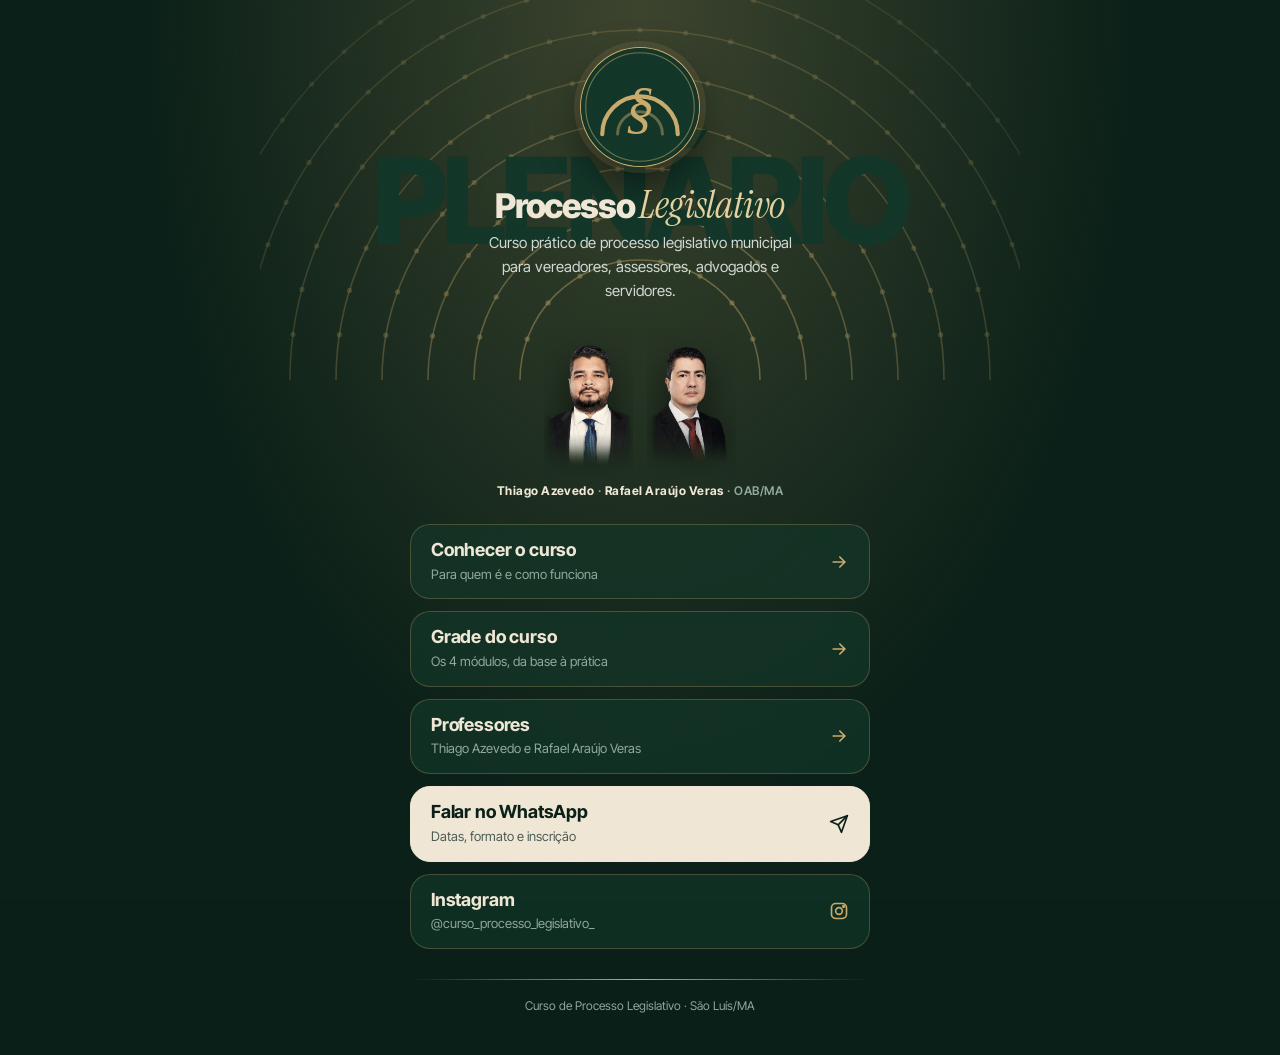
<file: bio/index.html>
<!doctype html><html lang="pt-BR"><head><meta charset="utf-8"><meta name="viewport" content="width=device-width,initial-scale=1,viewport-fit=cover">
<title>Curso de Processo Legislativo · Links</title><meta name="description" content="Links oficiais do Curso de Processo Legislativo: conheça o curso, a grade, os professores e fale no WhatsApp."><link rel="canonical" href="https://cursoprocessolegislativo.pages.dev/bio/"><meta name="theme-color" content="#0A1F17">
<meta property="og:type" content="website"><meta property="og:locale" content="pt_BR"><meta property="og:site_name" content="Curso de Processo Legislativo"><meta property="og:title" content="Curso de Processo Legislativo · Links"><meta property="og:description" content="Links oficiais do Curso de Processo Legislativo: conheça o curso, a grade, os professores e fale no WhatsApp."><meta property="og:url" content="https://cursoprocessolegislativo.pages.dev/bio/"><meta property="og:image" content="https://cursoprocessolegislativo.pages.dev/assets/og.jpg"><meta property="og:image:width" content="1200"><meta property="og:image:height" content="630"><meta name="twitter:card" content="summary_large_image">
<script>document.documentElement.classList.add('js')</script><link rel="icon" href="/assets/simbolo.svg" type="image/svg+xml"><link rel="apple-touch-icon" href="/assets/avatar.png"><link rel="preconnect" href="https://fonts.googleapis.com"><link rel="preconnect" href="https://fonts.gstatic.com" crossorigin><link href="https://fonts.googleapis.com/css2?family=Inter+Tight:wght@400;500;600;700;800&family=Instrument+Serif:ital@0;1&display=swap" rel="stylesheet"><link rel="stylesheet" href="/assets/estilo.css"><style>
.bio{position:relative;overflow:hidden;min-height:100svh;background:radial-gradient(ellipse at 50% 0%,rgba(200,169,107,.26),transparent 55%),var(--v);padding:48px 16px 40px}
.bio .arcos{position:absolute;left:50%;top:-40px;transform:translateX(-50%);width:760px;max-width:none;pointer-events:none;opacity:.75}
.bio .gig{position:absolute;left:50%;top:150px;transform:translateX(-50%);font:800 120px/.85 'Inter Tight';letter-spacing:-.05em;color:var(--v2);white-space:nowrap;pointer-events:none}
.bio .cx{position:relative;max-width:460px;margin:0 auto;text-align:center}
.bio .av{width:118px;height:118px;margin:0 auto;border-radius:50%;box-shadow:0 0 0 1px var(--la),0 0 0 7px rgba(200,169,107,.12),0 18px 40px rgba(0,0,0,.5)}
.bio h1{font-size:34px;margin:22px 0 8px}
.bio .sub{color:#cfd8d2;font-size:15px;max-width:34ch;margin:0 auto}
.bio .duo{display:flex;justify-content:center;margin:26px auto 4px;height:150px;position:relative}
.bio .duo img{height:150px;width:auto;filter:drop-shadow(0 14px 18px rgba(0,0,0,.5)) saturate(.92) sepia(.12);-webkit-mask-image:linear-gradient(180deg,#000 70%,transparent);mask-image:linear-gradient(180deg,#000 70%,transparent)}
.bio .duo img+img{margin-left:14px}
.bio .nm{font:600 12px 'Inter Tight';color:var(--mu);letter-spacing:.04em}
.bio .nm b{color:var(--cr)}
.links{display:grid;gap:12px;margin-top:26px;text-align:left}
.lk{display:flex;align-items:center;gap:16px;min-height:72px;padding:14px 20px;border-radius:20px;text-decoration:none;border:1px solid var(--linha);background:rgba(18,53,40,.72);backdrop-filter:blur(6px);transition:transform .2s,border-color .2s}
.lk:hover{transform:translateY(-2px);border-color:var(--la)}
.lk .tx{flex:1}.lk b{display:block;font:700 18px/1.2 'Inter Tight';letter-spacing:-.01em}.lk small{display:block;color:var(--mu);font-size:13px;margin-top:3px}
.lk svg{width:20px;height:20px;flex:none;color:var(--la)}
.lk.cr{background:var(--cr);color:var(--v);border-color:var(--cr)}.lk.cr small{color:#4b5a52}.lk.cr svg{color:var(--v)}
.bio .pe{margin-top:30px;color:var(--mu);font-size:12px}
.bio .pe .fio{margin-bottom:16px}
</style></head>
<body><div class="grao" aria-hidden="true"></div>
<main class="bio"><svg class="arcos" viewBox="0 0 760 420" aria-hidden="true" preserveAspectRatio="xMidYMax meet"><path d="M260.0 420A120 120 0 0 1 500.0 420" fill="none" stroke="#C8A96B" stroke-opacity="0.550" stroke-width="1.6"/><circle cx="267.2" cy="379.0" r="2.6" fill="#C8A96B" fill-opacity="0.495"/><circle cx="288.1" cy="342.9" r="2.6" fill="#C8A96B" fill-opacity="0.495"/><circle cx="320.0" cy="316.1" r="2.6" fill="#C8A96B" fill-opacity="0.495"/><circle cx="359.2" cy="301.8" r="2.6" fill="#C8A96B" fill-opacity="0.495"/><circle cx="400.8" cy="301.8" r="2.6" fill="#C8A96B" fill-opacity="0.495"/><circle cx="440.0" cy="316.1" r="2.6" fill="#C8A96B" fill-opacity="0.495"/><circle cx="471.9" cy="342.9" r="2.6" fill="#C8A96B" fill-opacity="0.495"/><circle cx="492.8" cy="379.0" r="2.6" fill="#C8A96B" fill-opacity="0.495"/><path d="M214.0 420A166 166 0 0 1 546.0 420" fill="none" stroke="#C8A96B" stroke-opacity="0.495" stroke-width="1.6"/><circle cx="219.7" cy="377.0" r="2.6" fill="#C8A96B" fill-opacity="0.446"/><circle cx="236.2" cy="337.0" r="2.6" fill="#C8A96B" fill-opacity="0.446"/><circle cx="262.6" cy="302.6" r="2.6" fill="#C8A96B" fill-opacity="0.446"/><circle cx="297.0" cy="276.2" r="2.6" fill="#C8A96B" fill-opacity="0.446"/><circle cx="337.0" cy="259.7" r="2.6" fill="#C8A96B" fill-opacity="0.446"/><circle cx="380.0" cy="254.0" r="2.6" fill="#C8A96B" fill-opacity="0.446"/><circle cx="423.0" cy="259.7" r="2.6" fill="#C8A96B" fill-opacity="0.446"/><circle cx="463.0" cy="276.2" r="2.6" fill="#C8A96B" fill-opacity="0.446"/><circle cx="497.4" cy="302.6" r="2.6" fill="#C8A96B" fill-opacity="0.446"/><circle cx="523.8" cy="337.0" r="2.6" fill="#C8A96B" fill-opacity="0.446"/><circle cx="540.3" cy="377.0" r="2.6" fill="#C8A96B" fill-opacity="0.446"/><path d="M168.0 420A212 212 0 0 1 592.0 420" fill="none" stroke="#C8A96B" stroke-opacity="0.440" stroke-width="1.6"/><circle cx="172.6" cy="375.9" r="2.6" fill="#C8A96B" fill-opacity="0.396"/><circle cx="186.3" cy="333.8" r="2.6" fill="#C8A96B" fill-opacity="0.396"/><circle cx="208.5" cy="295.4" r="2.6" fill="#C8A96B" fill-opacity="0.396"/><circle cx="238.1" cy="262.5" r="2.6" fill="#C8A96B" fill-opacity="0.396"/><circle cx="274.0" cy="236.4" r="2.6" fill="#C8A96B" fill-opacity="0.396"/><circle cx="314.5" cy="218.4" r="2.6" fill="#C8A96B" fill-opacity="0.396"/><circle cx="357.8" cy="209.2" r="2.6" fill="#C8A96B" fill-opacity="0.396"/><circle cx="402.2" cy="209.2" r="2.6" fill="#C8A96B" fill-opacity="0.396"/><circle cx="445.5" cy="218.4" r="2.6" fill="#C8A96B" fill-opacity="0.396"/><circle cx="486.0" cy="236.4" r="2.6" fill="#C8A96B" fill-opacity="0.396"/><circle cx="521.9" cy="262.5" r="2.6" fill="#C8A96B" fill-opacity="0.396"/><circle cx="551.5" cy="295.4" r="2.6" fill="#C8A96B" fill-opacity="0.396"/><circle cx="573.7" cy="333.8" r="2.6" fill="#C8A96B" fill-opacity="0.396"/><circle cx="587.4" cy="375.9" r="2.6" fill="#C8A96B" fill-opacity="0.396"/><path d="M122.0 420A258 258 0 0 1 638.0 420" fill="none" stroke="#C8A96B" stroke-opacity="0.385" stroke-width="1.6"/><circle cx="125.9" cy="375.2" r="2.6" fill="#C8A96B" fill-opacity="0.347"/><circle cx="137.6" cy="331.8" r="2.6" fill="#C8A96B" fill-opacity="0.347"/><circle cx="156.6" cy="291.0" r="2.6" fill="#C8A96B" fill-opacity="0.347"/><circle cx="182.4" cy="254.2" r="2.6" fill="#C8A96B" fill-opacity="0.347"/><circle cx="214.2" cy="222.4" r="2.6" fill="#C8A96B" fill-opacity="0.347"/><circle cx="251.0" cy="196.6" r="2.6" fill="#C8A96B" fill-opacity="0.347"/><circle cx="291.8" cy="177.6" r="2.6" fill="#C8A96B" fill-opacity="0.347"/><circle cx="335.2" cy="165.9" r="2.6" fill="#C8A96B" fill-opacity="0.347"/><circle cx="380.0" cy="162.0" r="2.6" fill="#C8A96B" fill-opacity="0.347"/><circle cx="424.8" cy="165.9" r="2.6" fill="#C8A96B" fill-opacity="0.347"/><circle cx="468.2" cy="177.6" r="2.6" fill="#C8A96B" fill-opacity="0.347"/><circle cx="509.0" cy="196.6" r="2.6" fill="#C8A96B" fill-opacity="0.347"/><circle cx="545.8" cy="222.4" r="2.6" fill="#C8A96B" fill-opacity="0.347"/><circle cx="577.6" cy="254.2" r="2.6" fill="#C8A96B" fill-opacity="0.347"/><circle cx="603.4" cy="291.0" r="2.6" fill="#C8A96B" fill-opacity="0.347"/><circle cx="622.4" cy="331.8" r="2.6" fill="#C8A96B" fill-opacity="0.347"/><circle cx="634.1" cy="375.2" r="2.6" fill="#C8A96B" fill-opacity="0.347"/><path d="M76.0 420A304 304 0 0 1 684.0 420" fill="none" stroke="#C8A96B" stroke-opacity="0.330" stroke-width="1.6"/><circle cx="79.4" cy="374.7" r="2.6" fill="#C8A96B" fill-opacity="0.297"/><circle cx="89.5" cy="330.4" r="2.6" fill="#C8A96B" fill-opacity="0.297"/><circle cx="106.1" cy="288.1" r="2.6" fill="#C8A96B" fill-opacity="0.297"/><circle cx="128.8" cy="248.8" r="2.6" fill="#C8A96B" fill-opacity="0.297"/><circle cx="157.2" cy="213.2" r="2.6" fill="#C8A96B" fill-opacity="0.297"/><circle cx="190.5" cy="182.3" r="2.6" fill="#C8A96B" fill-opacity="0.297"/><circle cx="228.0" cy="156.7" r="2.6" fill="#C8A96B" fill-opacity="0.297"/><circle cx="268.9" cy="137.0" r="2.6" fill="#C8A96B" fill-opacity="0.297"/><circle cx="312.4" cy="123.6" r="2.6" fill="#C8A96B" fill-opacity="0.297"/><circle cx="357.3" cy="116.9" r="2.6" fill="#C8A96B" fill-opacity="0.297"/><circle cx="402.7" cy="116.9" r="2.6" fill="#C8A96B" fill-opacity="0.297"/><circle cx="447.6" cy="123.6" r="2.6" fill="#C8A96B" fill-opacity="0.297"/><circle cx="491.1" cy="137.0" r="2.6" fill="#C8A96B" fill-opacity="0.297"/><circle cx="532.0" cy="156.7" r="2.6" fill="#C8A96B" fill-opacity="0.297"/><circle cx="569.5" cy="182.3" r="2.6" fill="#C8A96B" fill-opacity="0.297"/><circle cx="602.8" cy="213.2" r="2.6" fill="#C8A96B" fill-opacity="0.297"/><circle cx="631.2" cy="248.8" r="2.6" fill="#C8A96B" fill-opacity="0.297"/><circle cx="653.9" cy="288.1" r="2.6" fill="#C8A96B" fill-opacity="0.297"/><circle cx="670.5" cy="330.4" r="2.6" fill="#C8A96B" fill-opacity="0.297"/><circle cx="680.6" cy="374.7" r="2.6" fill="#C8A96B" fill-opacity="0.297"/><path d="M30.0 420A350 350 0 0 1 730.0 420" fill="none" stroke="#C8A96B" stroke-opacity="0.275" stroke-width="1.6"/><circle cx="33.0" cy="374.3" r="2.6" fill="#C8A96B" fill-opacity="0.248"/><circle cx="41.9" cy="329.4" r="2.6" fill="#C8A96B" fill-opacity="0.248"/><circle cx="56.6" cy="286.1" r="2.6" fill="#C8A96B" fill-opacity="0.248"/><circle cx="76.9" cy="245.0" r="2.6" fill="#C8A96B" fill-opacity="0.248"/><circle cx="102.3" cy="206.9" r="2.6" fill="#C8A96B" fill-opacity="0.248"/><circle cx="132.5" cy="172.5" r="2.6" fill="#C8A96B" fill-opacity="0.248"/><circle cx="166.9" cy="142.3" r="2.6" fill="#C8A96B" fill-opacity="0.248"/><circle cx="205.0" cy="116.9" r="2.6" fill="#C8A96B" fill-opacity="0.248"/><circle cx="246.1" cy="96.6" r="2.6" fill="#C8A96B" fill-opacity="0.248"/><circle cx="289.4" cy="81.9" r="2.6" fill="#C8A96B" fill-opacity="0.248"/><circle cx="334.3" cy="73.0" r="2.6" fill="#C8A96B" fill-opacity="0.248"/><circle cx="380.0" cy="70.0" r="2.6" fill="#C8A96B" fill-opacity="0.248"/><circle cx="425.7" cy="73.0" r="2.6" fill="#C8A96B" fill-opacity="0.248"/><circle cx="470.6" cy="81.9" r="2.6" fill="#C8A96B" fill-opacity="0.248"/><circle cx="513.9" cy="96.6" r="2.6" fill="#C8A96B" fill-opacity="0.248"/><circle cx="555.0" cy="116.9" r="2.6" fill="#C8A96B" fill-opacity="0.248"/><circle cx="593.1" cy="142.3" r="2.6" fill="#C8A96B" fill-opacity="0.248"/><circle cx="627.5" cy="172.5" r="2.6" fill="#C8A96B" fill-opacity="0.248"/><circle cx="657.7" cy="206.9" r="2.6" fill="#C8A96B" fill-opacity="0.248"/><circle cx="683.1" cy="245.0" r="2.6" fill="#C8A96B" fill-opacity="0.248"/><circle cx="703.4" cy="286.1" r="2.6" fill="#C8A96B" fill-opacity="0.248"/><circle cx="718.1" cy="329.4" r="2.6" fill="#C8A96B" fill-opacity="0.248"/><circle cx="727.0" cy="374.3" r="2.6" fill="#C8A96B" fill-opacity="0.248"/><path d="M-16.0 420A396 396 0 0 1 776.0 420" fill="none" stroke="#C8A96B" stroke-opacity="0.220" stroke-width="1.6"/><circle cx="-13.3" cy="374.0" r="2.6" fill="#C8A96B" fill-opacity="0.198"/><circle cx="-5.3" cy="328.7" r="2.6" fill="#C8A96B" fill-opacity="0.198"/><circle cx="7.9" cy="284.6" r="2.6" fill="#C8A96B" fill-opacity="0.198"/><circle cx="26.1" cy="242.3" r="2.6" fill="#C8A96B" fill-opacity="0.198"/><circle cx="49.1" cy="202.4" r="2.6" fill="#C8A96B" fill-opacity="0.198"/><circle cx="76.6" cy="165.5" r="2.6" fill="#C8A96B" fill-opacity="0.198"/><circle cx="108.2" cy="132.0" r="2.6" fill="#C8A96B" fill-opacity="0.198"/><circle cx="143.5" cy="102.4" r="2.6" fill="#C8A96B" fill-opacity="0.198"/><circle cx="182.0" cy="77.1" r="2.6" fill="#C8A96B" fill-opacity="0.198"/><circle cx="223.2" cy="56.4" r="2.6" fill="#C8A96B" fill-opacity="0.198"/><circle cx="266.4" cy="40.6" r="2.6" fill="#C8A96B" fill-opacity="0.198"/><circle cx="311.2" cy="30.0" r="2.6" fill="#C8A96B" fill-opacity="0.198"/><circle cx="357.0" cy="24.7" r="2.6" fill="#C8A96B" fill-opacity="0.198"/><circle cx="403.0" cy="24.7" r="2.6" fill="#C8A96B" fill-opacity="0.198"/><circle cx="448.8" cy="30.0" r="2.6" fill="#C8A96B" fill-opacity="0.198"/><circle cx="493.6" cy="40.6" r="2.6" fill="#C8A96B" fill-opacity="0.198"/><circle cx="536.8" cy="56.4" r="2.6" fill="#C8A96B" fill-opacity="0.198"/><circle cx="578.0" cy="77.1" r="2.6" fill="#C8A96B" fill-opacity="0.198"/><circle cx="616.5" cy="102.4" r="2.6" fill="#C8A96B" fill-opacity="0.198"/><circle cx="651.8" cy="132.0" r="2.6" fill="#C8A96B" fill-opacity="0.198"/><circle cx="683.4" cy="165.5" r="2.6" fill="#C8A96B" fill-opacity="0.198"/><circle cx="710.9" cy="202.4" r="2.6" fill="#C8A96B" fill-opacity="0.198"/><circle cx="733.9" cy="242.3" r="2.6" fill="#C8A96B" fill-opacity="0.198"/><circle cx="752.1" cy="284.6" r="2.6" fill="#C8A96B" fill-opacity="0.198"/><circle cx="765.3" cy="328.7" r="2.6" fill="#C8A96B" fill-opacity="0.198"/><circle cx="773.3" cy="374.0" r="2.6" fill="#C8A96B" fill-opacity="0.198"/><path d="M-62.0 420A442 442 0 0 1 822.0 420" fill="none" stroke="#C8A96B" stroke-opacity="0.165" stroke-width="1.6"/><circle cx="-59.6" cy="373.8" r="2.6" fill="#C8A96B" fill-opacity="0.149"/><circle cx="-52.3" cy="328.1" r="2.6" fill="#C8A96B" fill-opacity="0.149"/><circle cx="-40.4" cy="283.4" r="2.6" fill="#C8A96B" fill-opacity="0.149"/><circle cx="-23.8" cy="240.2" r="2.6" fill="#C8A96B" fill-opacity="0.149"/><circle cx="-2.8" cy="199.0" r="2.6" fill="#C8A96B" fill-opacity="0.149"/><circle cx="22.4" cy="160.2" r="2.6" fill="#C8A96B" fill-opacity="0.149"/><circle cx="51.5" cy="124.2" r="2.6" fill="#C8A96B" fill-opacity="0.149"/><circle cx="84.2" cy="91.5" r="2.6" fill="#C8A96B" fill-opacity="0.149"/><circle cx="120.2" cy="62.4" r="2.6" fill="#C8A96B" fill-opacity="0.149"/><circle cx="159.0" cy="37.2" r="2.6" fill="#C8A96B" fill-opacity="0.149"/><circle cx="200.2" cy="16.2" r="2.6" fill="#C8A96B" fill-opacity="0.149"/><circle cx="243.4" cy="-0.4" r="2.6" fill="#C8A96B" fill-opacity="0.149"/><circle cx="288.1" cy="-12.3" r="2.6" fill="#C8A96B" fill-opacity="0.149"/><circle cx="333.8" cy="-19.6" r="2.6" fill="#C8A96B" fill-opacity="0.149"/><circle cx="380.0" cy="-22.0" r="2.6" fill="#C8A96B" fill-opacity="0.149"/><circle cx="426.2" cy="-19.6" r="2.6" fill="#C8A96B" fill-opacity="0.149"/><circle cx="471.9" cy="-12.3" r="2.6" fill="#C8A96B" fill-opacity="0.149"/><circle cx="516.6" cy="-0.4" r="2.6" fill="#C8A96B" fill-opacity="0.149"/><circle cx="559.8" cy="16.2" r="2.6" fill="#C8A96B" fill-opacity="0.149"/><circle cx="601.0" cy="37.2" r="2.6" fill="#C8A96B" fill-opacity="0.149"/><circle cx="639.8" cy="62.4" r="2.6" fill="#C8A96B" fill-opacity="0.149"/><circle cx="675.8" cy="91.5" r="2.6" fill="#C8A96B" fill-opacity="0.149"/><circle cx="708.5" cy="124.2" r="2.6" fill="#C8A96B" fill-opacity="0.149"/><circle cx="737.6" cy="160.2" r="2.6" fill="#C8A96B" fill-opacity="0.149"/><circle cx="762.8" cy="199.0" r="2.6" fill="#C8A96B" fill-opacity="0.149"/><circle cx="783.8" cy="240.2" r="2.6" fill="#C8A96B" fill-opacity="0.149"/><circle cx="800.4" cy="283.4" r="2.6" fill="#C8A96B" fill-opacity="0.149"/><circle cx="812.3" cy="328.1" r="2.6" fill="#C8A96B" fill-opacity="0.149"/><circle cx="819.6" cy="373.8" r="2.6" fill="#C8A96B" fill-opacity="0.149"/></svg><div class="gig" aria-hidden="true">PLENÁRIO</div>
<div class="cx">
 <img class="av" src="/assets/simbolo.svg" alt="Símbolo do Curso de Processo Legislativo" width="118" height="118">
 <h1 class="t">Processo <span class="it">Legislativo</span></h1>
 <p class="sub">Curso prático de processo legislativo municipal para vereadores, assessores, advogados e servidores.</p>
 <div class="duo" aria-hidden="true"><img src="/assets/tiago.webp" alt="" width="89" height="150"><img src="/assets/rafael.webp" alt="" width="89" height="150"></div>
 <div class="nm"><b>Thiago Azevedo</b> · <b>Rafael Araújo Veras</b> · OAB/MA</div>
 <nav class="links" aria-label="Links"><a class="lk li" href="/#publico"><span class="tx"><b>Conhecer o curso</b><small>Para quem é e como funciona</small></span><svg viewBox="0 0 24 24" fill="none" stroke="currentColor" stroke-width="2" stroke-linecap="round" aria-hidden="true"><path d="M5 12h14M13 6l6 6-6 6"/></svg></a><a class="lk li" href="/#grade"><span class="tx"><b>Grade do curso</b><small>Os 4 módulos, da base à prática</small></span><svg viewBox="0 0 24 24" fill="none" stroke="currentColor" stroke-width="2" stroke-linecap="round" aria-hidden="true"><path d="M5 12h14M13 6l6 6-6 6"/></svg></a><a class="lk li" href="/#professores"><span class="tx"><b>Professores</b><small>Thiago Azevedo e Rafael Araújo Veras</small></span><svg viewBox="0 0 24 24" fill="none" stroke="currentColor" stroke-width="2" stroke-linecap="round" aria-hidden="true"><path d="M5 12h14M13 6l6 6-6 6"/></svg></a><a class="lk cr" href="https://wa.me/5598920054403?text=Ol%C3%A1%21%20Quero%20saber%20sobre%20o%20Curso%20de%20Processo%20Legislativo." target="_blank" rel="noopener"><span class="tx"><b>Falar no WhatsApp</b><small>Datas, formato e inscrição</small></span><svg viewBox="0 0 24 24" fill="none" stroke="currentColor" stroke-width="2" stroke-linecap="round" stroke-linejoin="round" aria-hidden="true"><path d="M22 2 11 13"/><path d="M22 2 15 22l-4-9-9-4 20-7z"/></svg></a><a class="lk li" href="https://instagram.com/curso_processo_legislativo_" target="_blank" rel="noopener"><span class="tx"><b>Instagram</b><small>@curso_processo_legislativo_</small></span><svg viewBox="0 0 24 24" fill="none" stroke="currentColor" stroke-width="2" aria-hidden="true"><rect x="3" y="3" width="18" height="18" rx="5"/><circle cx="12" cy="12" r="4"/><circle cx="17.5" cy="6.5" r="1" fill="currentColor"/></svg></a></nav>
 <div class="pe"><hr class="fio">Curso de Processo Legislativo · São Luís/MA</div>
</div></main></body></html>
</file>
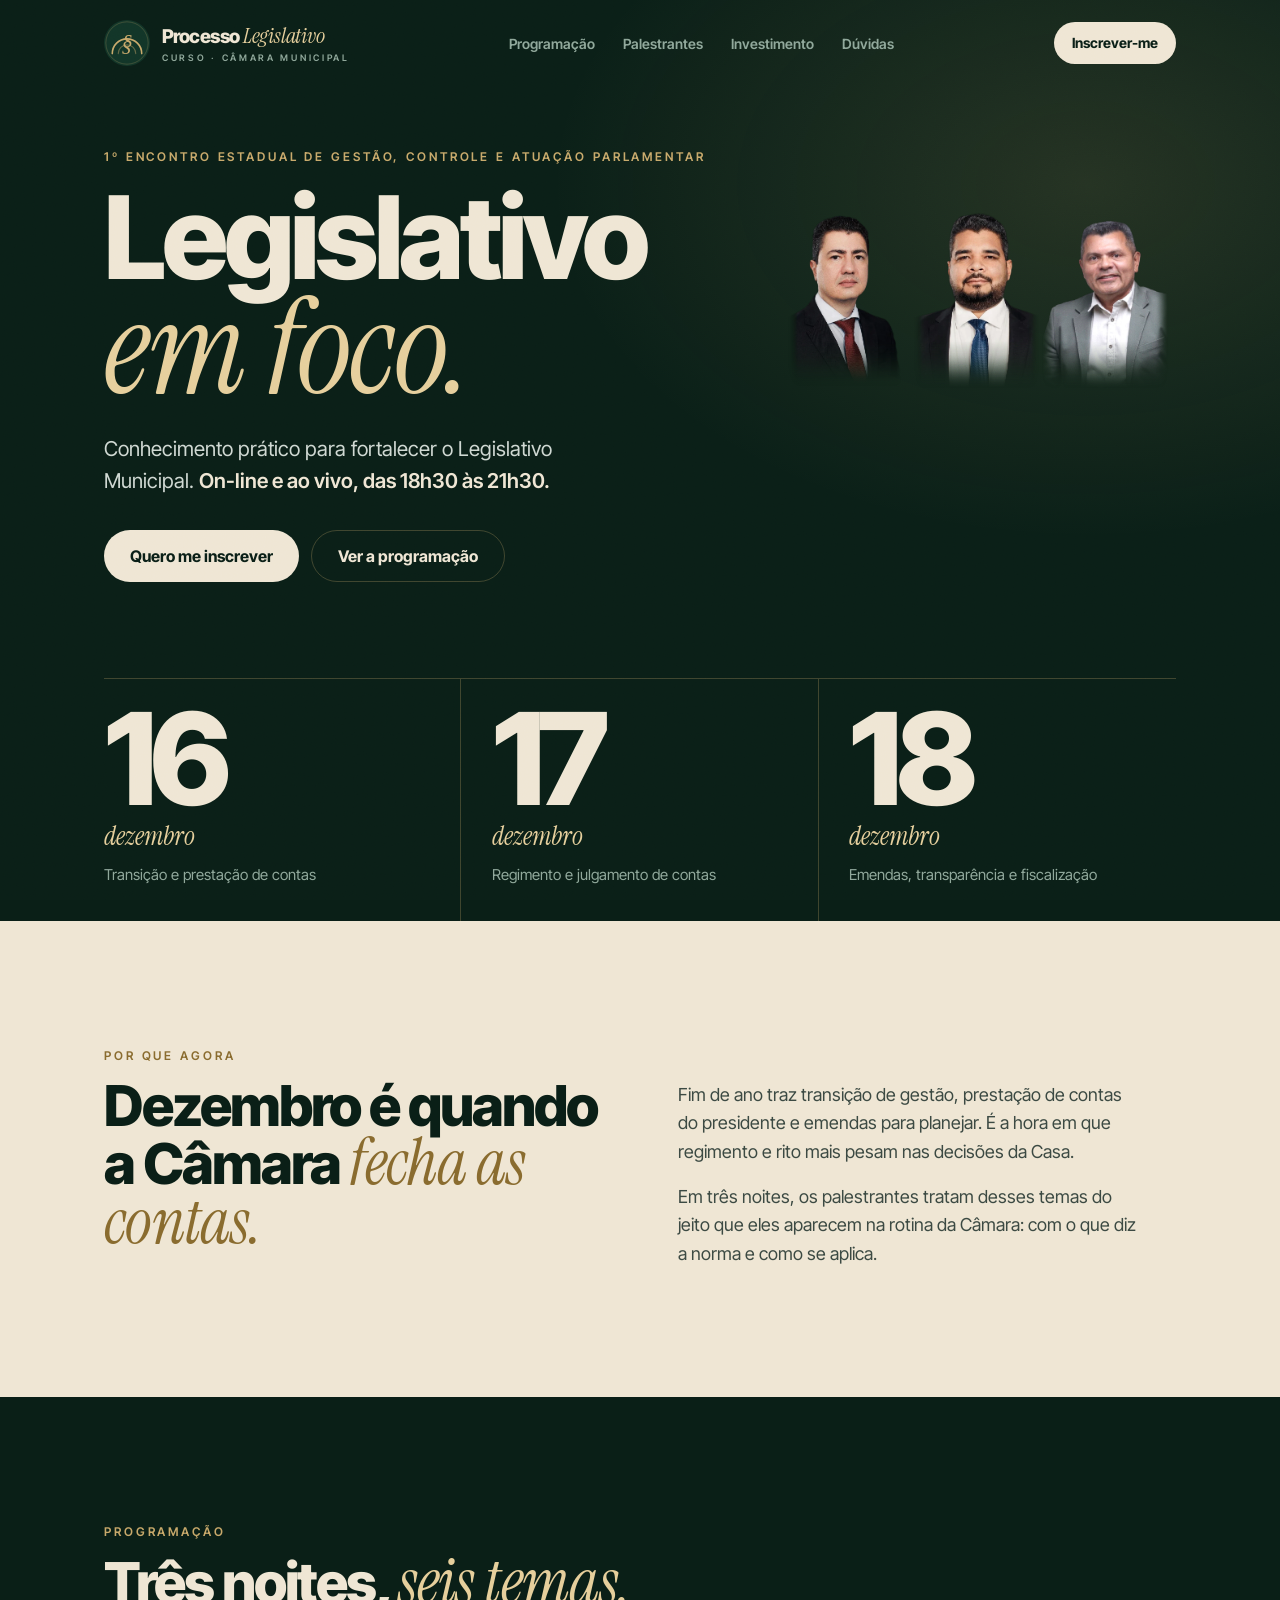
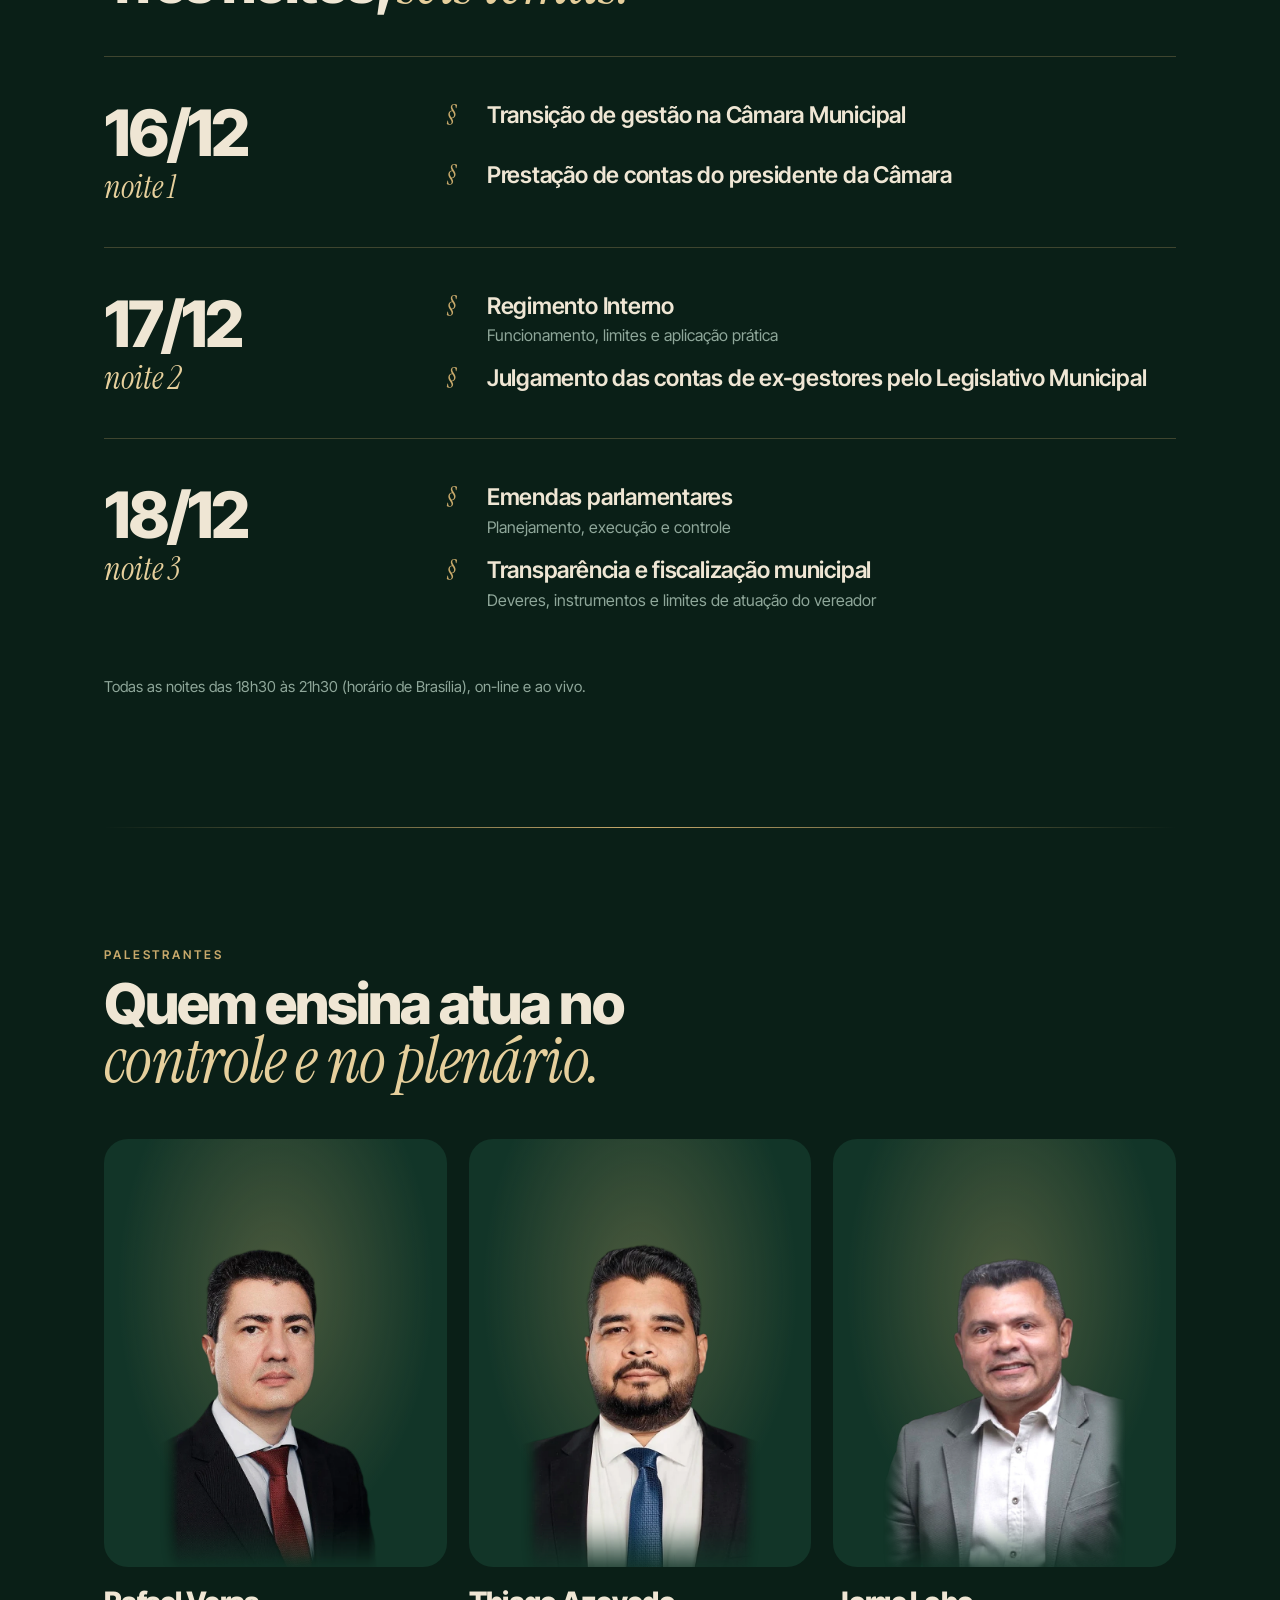
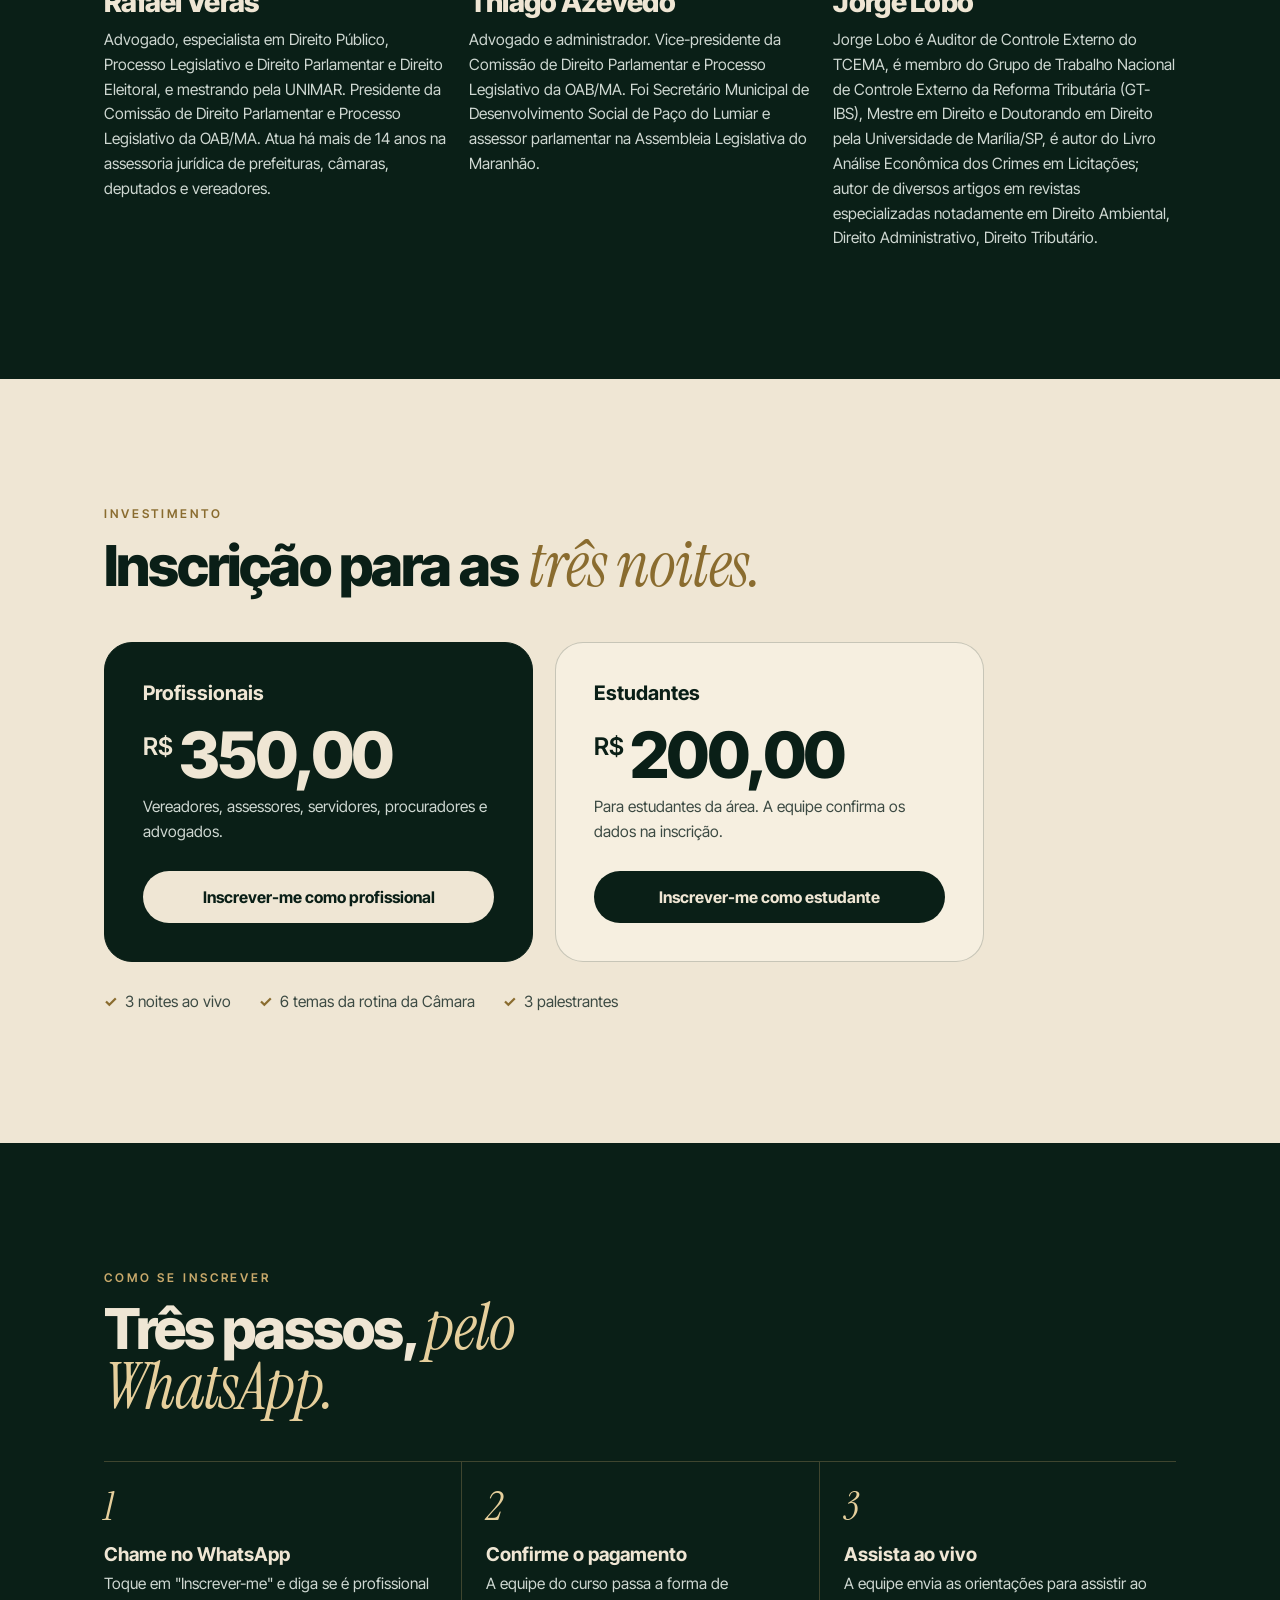
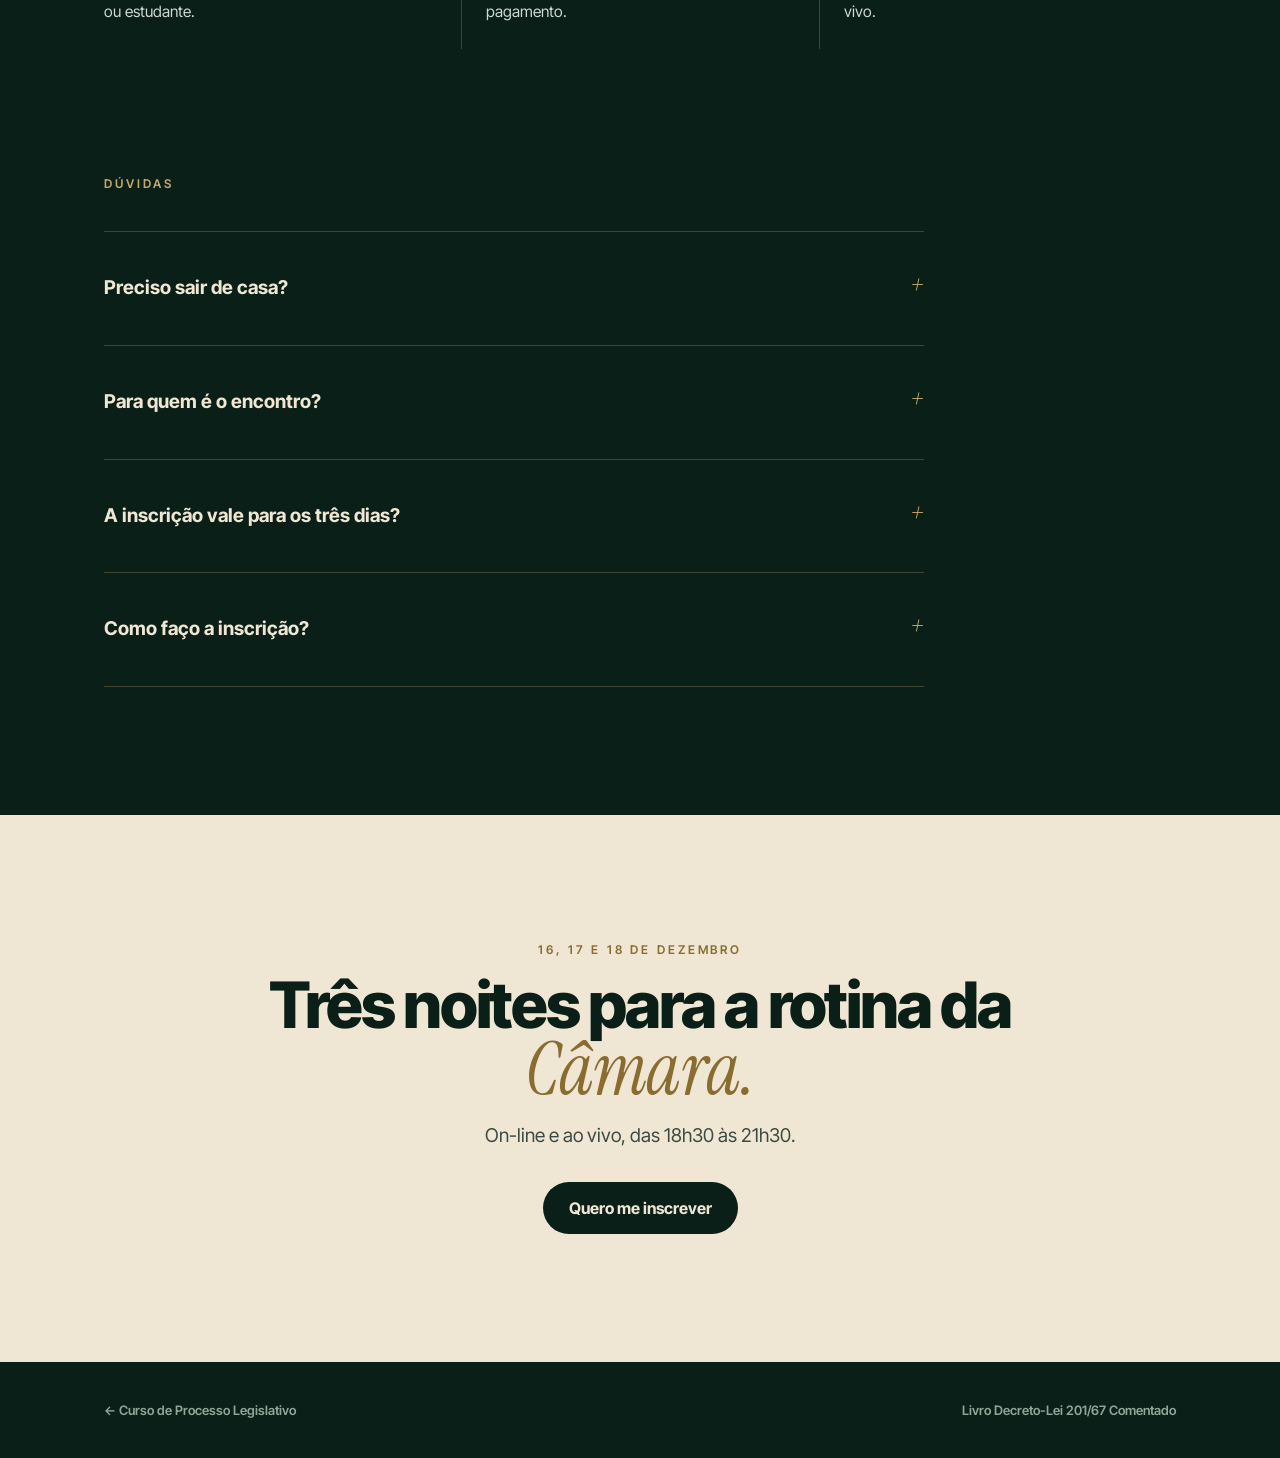
<file: legislativo-em-foco/index.html>
<!doctype html><html lang="pt-BR"><head><meta charset="utf-8"><meta name="viewport" content="width=device-width,initial-scale=1,viewport-fit=cover">
<title>Legislativo em Foco · 1º Encontro Estadual de Gestão, Controle e Atuação Parlamentar</title>
<meta name="description" content="Evento on-line e ao vivo, 16, 17 e 18 de dezembro, das 18h30 às 21h30. Conhecimento prático para fortalecer o Legislativo Municipal, com Rafael Veras, Thiago Azevedo e Jorge Lobo.">
<link rel="canonical" href="https://cursoprocessolegislativo.pages.dev/legislativo-em-foco/"><meta name="theme-color" content="#0A1F17">
<meta property="og:type" content="website"><meta property="og:locale" content="pt_BR"><meta property="og:site_name" content="Curso de Processo Legislativo"><meta property="og:title" content="Legislativo em Foco · 16, 17 e 18 de dezembro"><meta property="og:description" content="1º Encontro Estadual de Gestão, Controle e Atuação Parlamentar. On-line e ao vivo, das 18h30 às 21h30."><meta property="og:url" content="https://cursoprocessolegislativo.pages.dev/legislativo-em-foco/"><meta property="og:image" content="https://cursoprocessolegislativo.pages.dev/assets/legislativo-em-foco-og.jpg"><meta property="og:image:width" content="1200"><meta property="og:image:height" content="630"><meta name="twitter:card" content="summary_large_image">
<script>document.documentElement.classList.add('js')</script>
<link rel="icon" href="/assets/simbolo.svg" type="image/svg+xml"><link rel="apple-touch-icon" href="/assets/avatar.png">
<link rel="preconnect" href="https://fonts.googleapis.com"><link rel="preconnect" href="https://fonts.gstatic.com" crossorigin><link href="https://fonts.googleapis.com/css2?family=Inter+Tight:wght@400;500;600;700;800&family=Instrument+Serif:ital@0;1&display=swap" rel="stylesheet">
<link rel="stylesheet" href="/assets/estilo.css">
<script type="application/ld+json">{"@context":"https://schema.org","@type":"Event","name":"Legislativo em Foco · 1º Encontro Estadual de Gestão, Controle e Atuação Parlamentar","eventAttendanceMode":"https://schema.org/OnlineEventAttendanceMode","eventStatus":"https://schema.org/EventScheduled","startDate":"2026-12-16T18:30-03:00","endDate":"2026-12-18T21:30-03:00","location":{"@type":"VirtualLocation","url":"https://cursoprocessolegislativo.pages.dev/legislativo-em-foco/"},"performer":[{"@type":"Person","name":"Rafael Veras"},{"@type":"Person","name":"Thiago Azevedo"},{"@type":"Person","name":"Jorge Lobo"}],"offers":[{"@type":"Offer","name":"Profissionais","price":"350.00","priceCurrency":"BRL"},{"@type":"Offer","name":"Estudantes","price":"200.00","priceCurrency":"BRL"}],"organizer":{"@type":"Organization","name":"Curso de Processo Legislativo","url":"https://cursoprocessolegislativo.pages.dev/"}}</script>
<style>
.ev-hero{position:relative;padding:150px 0 0;overflow:hidden;background:radial-gradient(ellipse 60% 55% at 85% 20%,rgba(200,169,107,.14),transparent 70%),var(--v)}
.trio{position:absolute;right:max(72px,calc(50% - 528px));top:190px;display:flex;width:min(30vw,430px);pointer-events:none}.trio img{width:33.4%;height:auto;-webkit-mask-image:linear-gradient(#000 70%,transparent);mask-image:linear-gradient(#000 70%,transparent)}
@media (max-width:1240px){.trio{display:none}}
.ev-hero h1{font-size:clamp(52px,9vw,140px);line-height:.92;margin:20px 0 24px;max-width:10ch}
.ev-hero h1 .it{display:block}
.ev-sub{color:#cfd8d2;font-size:clamp(18px,1.6vw,22px);max-width:40ch}
.ev-sub b{color:var(--cr);font-weight:600}
.ev-ctas{display:flex;flex-wrap:wrap;gap:12px;margin-top:32px}
/* faixa de datas: o elemento memorável */
.datas{margin-top:clamp(56px,8vw,96px);display:grid;grid-template-columns:repeat(3,1fr);border-top:1px solid var(--linha)}
.datas a{display:block;text-decoration:none;padding:26px 0 34px;border-right:1px solid var(--linha);padding-right:20px}
.datas a+a{padding-left:clamp(16px,2.4vw,32px)}
.datas a:last-child{border-right:0}
.datas .d{display:block;font:800 clamp(64px,10vw,150px)/.85 'Inter Tight';letter-spacing:-.06em;color:var(--cr);transition:color .3s}
.datas a:hover .d{color:var(--la2)}
.datas .m{display:block;margin-top:10px;font:400 italic clamp(20px,2vw,26px)/1 'Instrument Serif';color:var(--la2)}
.datas .h{display:block;margin-top:14px;font-size:15px;color:var(--mu)}
/* problema */
.lv-cr{background:var(--cr);color:var(--v)}
.lv-cr .lead{color:#3c4a43}
.lv-cr .rot{color:#8a6c2f}
.lv-cr .t .it{color:#8a6c2f}
.dor{display:grid;grid-template-columns:1fr 1fr;gap:clamp(32px,6vw,96px);align-items:end}
.dor .t{font-size:clamp(34px,4.4vw,60px)}
.dor p{font-size:clamp(17px,1.4vw,19px);color:#3c4a43;max-width:46ch}
.dor p+p{margin-top:16px}
/* programação */
.dia{display:grid;grid-template-columns:minmax(180px,.8fr) 2fr;gap:clamp(20px,4vw,64px);padding:clamp(28px,4vw,44px) 0;border-top:1px solid var(--linha)}
.dia:last-child{border-bottom:1px solid var(--linha)}
.dia .q{font:800 clamp(40px,5vw,64px)/1 'Inter Tight';letter-spacing:-.05em}
.dia .q .it{display:block;font-size:.5em;margin-top:6px;letter-spacing:0}
.dia ol{list-style:none;display:grid;gap:18px}
.dia li{display:grid;grid-template-columns:28px 1fr;gap:12px;font-size:clamp(19px,1.8vw,24px);line-height:1.3;font-weight:600;letter-spacing:-.01em}
.dia li::before{content:"§";font:400 italic 24px/1.1 'Instrument Serif';color:var(--la)}
.dia li small{display:block;font-weight:400;font-size:16px;color:var(--mu);margin-top:4px;letter-spacing:0}
.prog-nota{margin-top:20px;font-size:15px;color:var(--mu)}
/* palestrantes */
.pal-g{display:grid;grid-template-columns:repeat(3,1fr);gap:22px;margin-top:48px}
.pal{display:flex;flex-direction:column}
.pal .ft{aspect-ratio:4/5;border-radius:24px;overflow:hidden;background:radial-gradient(ellipse at 50% 35%,rgba(200,169,107,.32),transparent 65%),var(--v2);display:flex;align-items:flex-end;justify-content:center}
.pal .ft img{width:72%;height:auto;margin-bottom:-14%}
.pal h3{margin-top:20px;font:800 clamp(24px,2.2vw,30px)/1.1 'Inter Tight';letter-spacing:-.025em}
.pal p{margin-top:10px;color:#cfd8d2;font-size:15.5px}
/* investimento */
.inv{display:grid;grid-template-columns:repeat(2,1fr);gap:22px;margin-top:48px;max-width:880px}
.preco{border:1px solid rgba(10,31,23,.2);border-radius:28px;padding:clamp(26px,3vw,40px);display:flex;flex-direction:column;background:#f6efe0}
.preco.dest{background:var(--v);color:var(--cr);border-color:var(--v)}
.preco h3{font:700 20px 'Inter Tight'}
.preco .v{margin:18px 0 8px;font:800 clamp(48px,5vw,68px)/1 'Inter Tight';letter-spacing:-.05em}
.preco .v small{font-size:.38em;font-weight:600;letter-spacing:0;vertical-align:.95em;margin-right:6px}
.preco p{color:#3c4a43;font-size:15.5px}
.preco.dest p{color:#cfd8d2}
.preco .btn{margin-top:26px}
.inclui{margin-top:28px;display:flex;flex-wrap:wrap;gap:10px 28px;font-size:15.5px;color:#3c4a43}
.inclui span::before{content:"✓";color:#8a6c2f;font-weight:700;margin-right:8px}
/* passos */
.passos{display:grid;grid-template-columns:repeat(3,1fr);gap:0;margin-top:44px;counter-reset:p}
.passos li{list-style:none;counter-increment:p;padding:24px 24px 24px 0;border-top:1px solid var(--linha)}
.passos li+li{padding-left:24px;border-left:1px solid var(--linha)}
.passos li::before{content:counter(p);display:block;font:400 italic 40px/1 'Instrument Serif';color:var(--la2);margin-bottom:14px}
.passos b{display:block;font-size:19px}
.passos span{color:#cfd8d2;font-size:15.5px}
/* faq */
.faq{margin-top:40px;max-width:820px}
.faq details{border-top:1px solid var(--linha);padding:22px 0}
.faq details:last-child{border-bottom:1px solid var(--linha)}
.faq summary{cursor:pointer;list-style:none;font-weight:700;font-size:19px;display:flex;justify-content:space-between;gap:16px}
.faq summary::-webkit-details-marker{display:none}
.faq summary::after{content:"+";color:var(--la);font-weight:400;font-size:26px;line-height:.8;transition:transform .3s}
.faq details[open] summary::after{transform:rotate(45deg)}
.faq p{margin-top:12px;color:#cfd8d2;max-width:62ch}
.fim{text-align:center}
.fim .t{font-size:clamp(38px,5vw,68px);margin:16px auto 18px;max-width:17ch}
.fim .lead{margin:0 auto}
.fim .ev-ctas{justify-content:center}
.voltar{font:600 13px 'Inter Tight';color:var(--mu);text-decoration:none}
.btn-v{background:var(--v);color:var(--cr)}
.btn-v:hover{background:var(--v2)}
@media (max-width:900px){
 .ev-hero{padding-top:116px}
 .dor,.dia{grid-template-columns:1fr}
 .pal-g{grid-template-columns:1fr 1fr 1fr;gap:12px}
 .pal p{display:none}
 .pal-bios{display:block!important}
 .passos{grid-template-columns:1fr}.passos li+li{padding-left:0;border-left:0}
}
@media (max-width:640px){
 .topo nav{display:none}
 .datas .h{font-size:13px}
 .datas a{padding-right:10px}.datas a+a{padding-left:12px}
 .inv{grid-template-columns:1fr}
 .ev-ctas .btn{width:100%}
 .pal h3{font-size:16px;margin-top:12px}
 .pal .ft{border-radius:16px}
}
.pal-bios{display:none;margin-top:28px}
.pal-bios details{border-top:1px solid var(--linha);padding:18px 0}
.pal-bios details:last-child{border-bottom:1px solid var(--linha)}
.pal-bios summary{cursor:pointer;font-weight:700;list-style:none}
.pal-bios summary::-webkit-details-marker{display:none}
.pal-bios p{margin-top:10px;color:#cfd8d2;font-size:15.5px}
</style></head>
<body><div class="grao" aria-hidden="true"></div>
<header class="topo"><div class="wrap"><a class="marca" href="/" aria-label="Curso de Processo Legislativo, início"><img src="/assets/simbolo.svg" alt="" width="46" height="46"><span><b>Processo <span class="it">Legislativo</span></b><small>Curso · Câmara municipal</small></span></a><nav aria-label="Seções"><a href="#programacao">Programação</a><a href="#palestrantes">Palestrantes</a><a href="#investimento">Investimento</a><a href="#duvidas">Dúvidas</a></nav><a class="btn btn-cr" href="#investimento">Inscrever-me</a></div></header>
<main>
<section class="ev-hero" aria-labelledby="h1"><div class="trio" aria-hidden="true"><img src="/assets/rafael.webp?v=2" alt=""><img src="/assets/tiago.webp?v=2" alt=""><img src="/assets/jorge.webp?v=2" alt=""></div><div class="wrap" style="position:relative">
 <div class="rot rev">1º Encontro Estadual de Gestão, Controle e Atuação Parlamentar</div>
 <h1 id="h1" class="t rev">Legislativo <span class="it">em foco.</span></h1>
 <p class="ev-sub rev">Conhecimento prático para fortalecer o Legislativo Municipal. <b>On-line e ao vivo, das 18h30 às 21h30.</b></p>
 <div class="ev-ctas rev"><a class="btn btn-cr" href="#investimento">Quero me inscrever</a><a class="btn btn-li" href="#programacao">Ver a programação</a></div>
 <nav class="datas rev" aria-label="Dias do evento">
  <a href="#dia-16"><span class="d">16</span><span class="m">dezembro</span><span class="h">Transição e prestação de contas</span></a>
  <a href="#dia-17"><span class="d">17</span><span class="m">dezembro</span><span class="h">Regimento e julgamento de contas</span></a>
  <a href="#dia-18"><span class="d">18</span><span class="m">dezembro</span><span class="h">Emendas, transparência e fiscalização</span></a>
 </nav>
</div></section>

<section class="sec lv-cr"><div class="wrap dor">
 <div><div class="rot rev">Por que agora</div><h2 class="t rev">Dezembro é quando a Câmara <span class="it">fecha as contas.</span></h2></div>
 <div class="rev"><p>Fim de ano traz transição de gestão, prestação de contas do presidente e emendas para planejar. É a hora em que regimento e rito mais pesam nas decisões da Casa.</p><p>Em três noites, os palestrantes tratam desses temas do jeito que eles aparecem na rotina da Câmara: com o que diz a norma e como se aplica.</p></div>
</div></section>

<section id="programacao" class="sec"><div class="wrap">
 <div class="rot rev">Programação</div>
 <h2 class="t rev" style="font-size:clamp(34px,4.4vw,60px);margin-bottom:44px">Três noites, <span class="it">seis temas.</span></h2>
 <div class="dia rev" id="dia-16"><div class="q">16/12<span class="it">noite 1</span></div><ol><li>Transição de gestão na Câmara Municipal</li><li>Prestação de contas do presidente da Câmara</li></ol></div>
 <div class="dia rev" id="dia-17"><div class="q">17/12<span class="it">noite 2</span></div><ol><li><span>Regimento Interno<small>Funcionamento, limites e aplicação prática</small></span></li><li>Julgamento das contas de ex-gestores pelo Legislativo Municipal</li></ol></div>
 <div class="dia rev" id="dia-18"><div class="q">18/12<span class="it">noite 3</span></div><ol><li><span>Emendas parlamentares<small>Planejamento, execução e controle</small></span></li><li><span>Transparência e fiscalização municipal<small>Deveres, instrumentos e limites de atuação do vereador</small></span></li></ol></div>
 <p class="prog-nota rev">Todas as noites das 18h30 às 21h30 (horário de Brasília), on-line e ao vivo.</p>
</div></section>

<section id="palestrantes" class="sec" style="padding-top:0"><div class="wrap">
 <hr class="fio" style="margin-bottom:clamp(72px,10vw,120px)">
 <div class="rot rev">Palestrantes</div>
 <h2 class="t rev" style="font-size:clamp(34px,4.4vw,60px)">Quem ensina atua no <span class="it">controle e no plenário.</span></h2>
 <div class="pal-g">
  <article class="pal rev"><div class="ft"><img src="/assets/rafael.webp?v=2" alt="Rafael Veras" width="630" height="1060"></div><h3>Rafael Veras</h3><p>Advogado, especialista em Direito Público, Processo Legislativo e Direito Parlamentar e Direito Eleitoral, e mestrando pela UNIMAR. Presidente da Comissão de Direito Parlamentar e Processo Legislativo da OAB/MA. Atua há mais de 14 anos na assessoria jurídica de prefeituras, câmaras, deputados e vereadores.</p></article>
  <article class="pal rev"><div class="ft"><img src="/assets/tiago.webp?v=2" alt="Thiago Azevedo" width="630" height="1060"></div><h3>Thiago Azevedo</h3><p>Advogado e administrador. Vice-presidente da Comissão de Direito Parlamentar e Processo Legislativo da OAB/MA. Foi Secretário Municipal de Desenvolvimento Social de Paço do Lumiar e assessor parlamentar na Assembleia Legislativa do Maranhão.</p></article>
  <article class="pal rev"><div class="ft"><img src="/assets/jorge.webp?v=2" alt="Jorge Lobo" width="630" height="1060"></div><h3>Jorge Lobo</h3><p>Jorge Lobo é Auditor de Controle Externo do TCEMA, é membro do Grupo de Trabalho Nacional de Controle Externo da Reforma Tributária (GT-IBS), Mestre em Direito e Doutorando em Direito pela Universidade de Marília/SP, é autor do Livro Análise Econômica dos Crimes em Licitações; autor de diversos artigos em revistas especializadas notadamente em Direito Ambiental, Direito Administrativo, Direito Tributário.</p></article>
 </div>
 <div class="pal-bios">
  <details><summary>Rafael Veras</summary><p>Advogado, especialista em Direito Público, Processo Legislativo e Direito Parlamentar e Direito Eleitoral, e mestrando pela UNIMAR. Presidente da Comissão de Direito Parlamentar e Processo Legislativo da OAB/MA. Atua há mais de 14 anos na assessoria jurídica de prefeituras, câmaras, deputados e vereadores.</p></details>
  <details><summary>Thiago Azevedo</summary><p>Advogado e administrador. Vice-presidente da Comissão de Direito Parlamentar e Processo Legislativo da OAB/MA. Foi Secretário Municipal de Desenvolvimento Social de Paço do Lumiar e assessor parlamentar na Assembleia Legislativa do Maranhão.</p></details>
  <details><summary>Jorge Lobo</summary><p>Jorge Lobo é Auditor de Controle Externo do TCEMA, é membro do Grupo de Trabalho Nacional de Controle Externo da Reforma Tributária (GT-IBS), Mestre em Direito e Doutorando em Direito pela Universidade de Marília/SP, é autor do Livro Análise Econômica dos Crimes em Licitações; autor de diversos artigos em revistas especializadas notadamente em Direito Ambiental, Direito Administrativo, Direito Tributário.</p></details>
 </div>
</div></section>

<section id="investimento" class="sec lv-cr"><div class="wrap">
 <div class="rot rev">Investimento</div>
 <h2 class="t rev" style="font-size:clamp(34px,4.4vw,60px);max-width:18ch">Inscrição para as <span class="it">três noites.</span></h2>
 <div class="inv">
  <div class="preco dest rev"><h3>Profissionais</h3><div class="v"><small>R$</small>350,00</div><p>Vereadores, assessores, servidores, procuradores e advogados.</p><a class="btn btn-cr" href="https://wa.me/5598920054403?text=Ol%C3%A1%21%20Quero%20me%20inscrever%20no%20Legislativo%20em%20Foco%20como%20profissional." target="_blank" rel="noopener">Inscrever-me como profissional</a></div>
  <div class="preco rev"><h3>Estudantes</h3><div class="v"><small>R$</small>200,00</div><p>Para estudantes da área. A equipe confirma os dados na inscrição.</p><a class="btn btn-v" href="https://wa.me/5598920054403?text=Ol%C3%A1%21%20Quero%20me%20inscrever%20no%20Legislativo%20em%20Foco%20como%20estudante." target="_blank" rel="noopener">Inscrever-me como estudante</a></div>
 </div>
 <div class="inclui rev"><span>3 noites ao vivo</span><span>6 temas da rotina da Câmara</span><span>3 palestrantes</span></div>
</div></section>

<section class="sec"><div class="wrap">
 <div class="rot rev">Como se inscrever</div>
 <h2 class="t rev" style="font-size:clamp(34px,4.4vw,60px)">Três passos, <span class="it">pelo WhatsApp.</span></h2>
 <ol class="passos rev">
  <li><b>Chame no WhatsApp</b><span>Toque em "Inscrever-me" e diga se é profissional ou estudante.</span></li>
  <li><b>Confirme o pagamento</b><span>A equipe do curso passa a forma de pagamento.</span></li>
  <li><b>Assista ao vivo</b><span>A equipe envia as orientações para assistir ao vivo.</span></li>
 </ol>
</div></section>

<section id="duvidas" class="sec" style="padding-top:0"><div class="wrap">
 <div class="rot rev">Dúvidas</div>
 <div class="faq rev">
  <details><summary>Preciso sair de casa?</summary><p>Não. O evento é on-line e ao vivo, nos dias 16, 17 e 18 de dezembro, das 18h30 às 21h30.</p></details>
  <details><summary>Para quem é o encontro?</summary><p>Para quem trabalha no Legislativo Municipal: vereadores, assessores parlamentares, servidores de câmaras, procuradores e advogados que atuam no Direito Público, além de estudantes da área.</p></details>
  <details><summary>A inscrição vale para os três dias?</summary><p>Sim. O valor é da inscrição no encontro, com as três noites.</p></details>
  <details><summary>Como faço a inscrição?</summary><p>Pelo WhatsApp do curso, (98) 92005-4403. A equipe confirma os dados e a forma de pagamento.</p></details>
 </div>
</div></section>

<section class="sec lv-cr fim"><div class="wrap">
 <div class="rot rev">16, 17 e 18 de dezembro</div>
 <h2 class="t rev">Três noites para a rotina da <span class="it">Câmara.</span></h2>
 <p class="lead rev">On-line e ao vivo, das 18h30 às 21h30.</p>
 <div class="ev-ctas rev" style="margin-top:30px"><a class="btn btn-v" href="#investimento">Quero me inscrever</a></div>
</div></section>
</main>
<footer class="sec" style="padding:40px 0"><div class="wrap" style="display:flex;justify-content:space-between;flex-wrap:wrap;gap:12px"><a class="voltar" href="/">← Curso de Processo Legislativo</a><a class="voltar" href="/livro-decreto-lei-201/">Livro Decreto-Lei 201/67 Comentado</a></div></footer>
<script>(()=>{const e=document.querySelectorAll('.rev');if(!('IntersectionObserver'in window)){e.forEach(x=>x.classList.add('on'));return}const o=new IntersectionObserver(l=>l.forEach(x=>{if(x.isIntersecting){x.target.classList.add('on');o.unobserve(x.target)}}),{threshold:.12});e.forEach(x=>o.observe(x))})()</script>
</body></html>
</file>
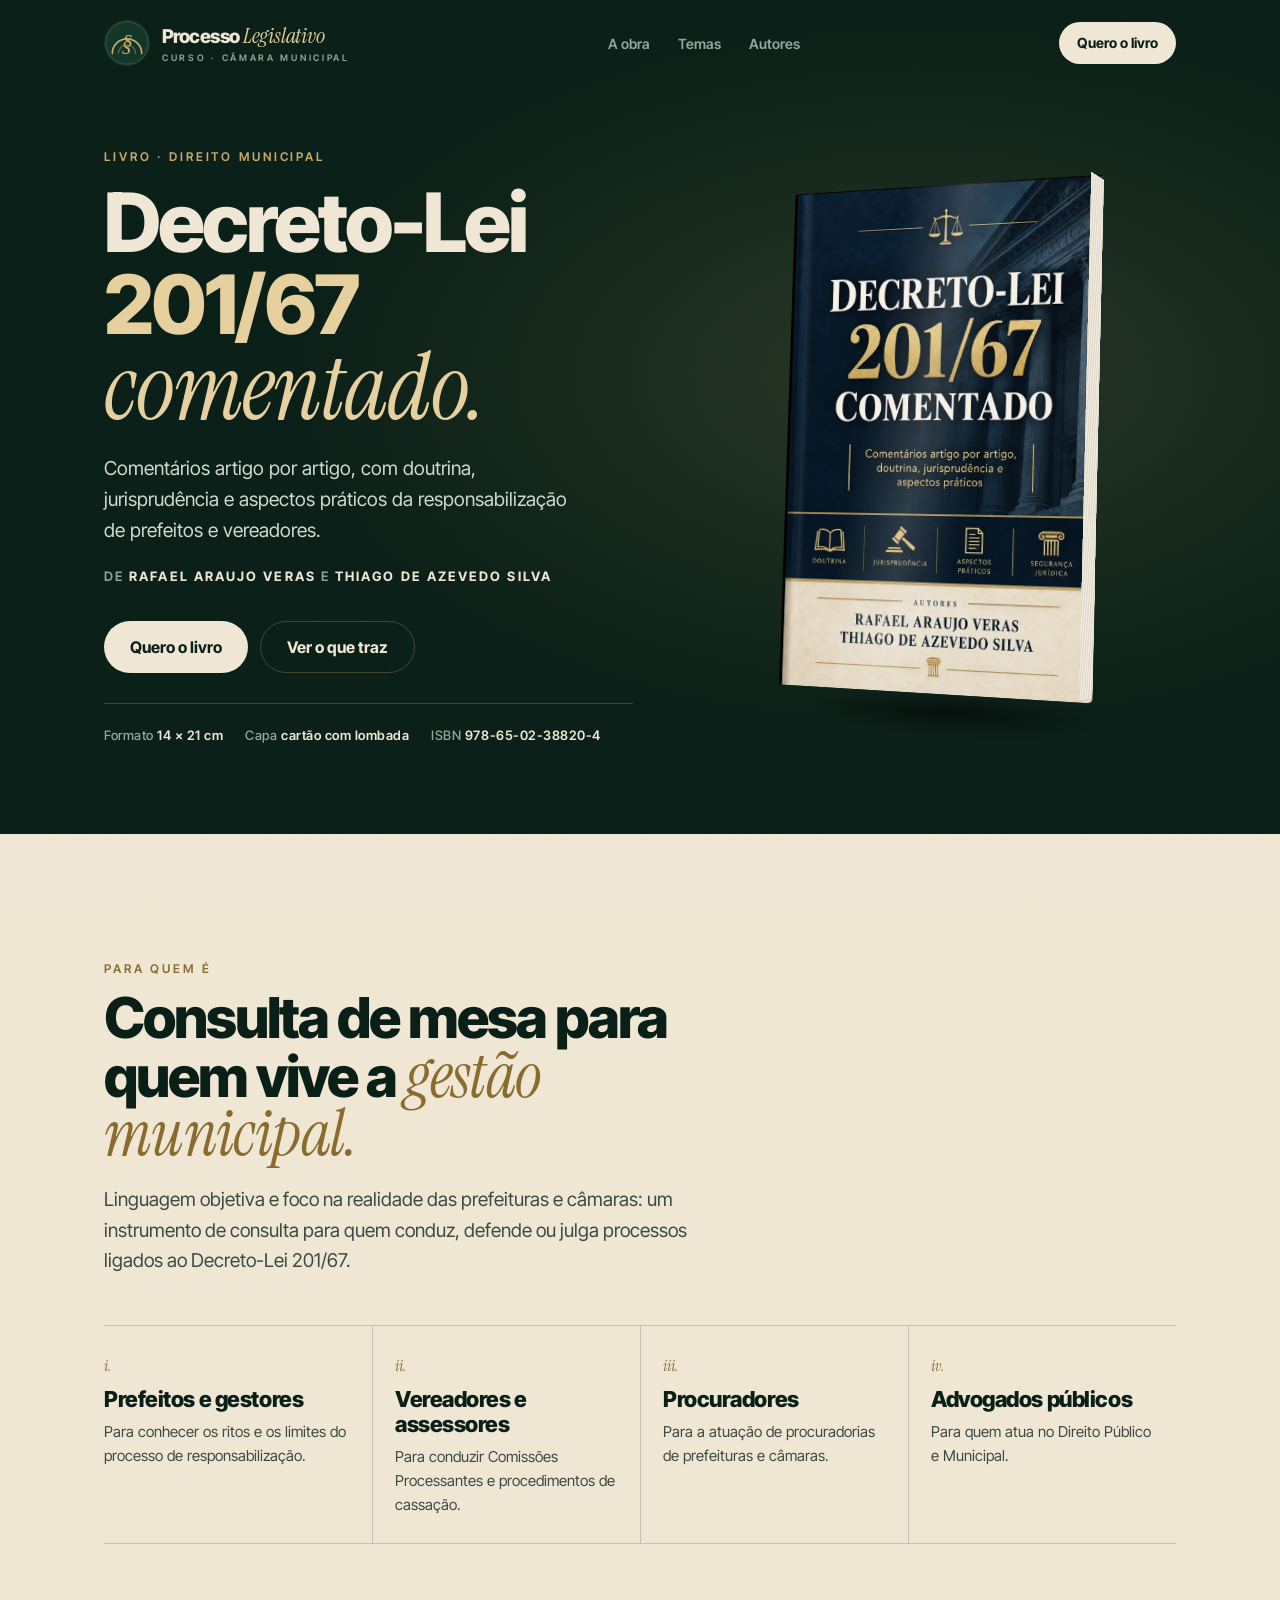
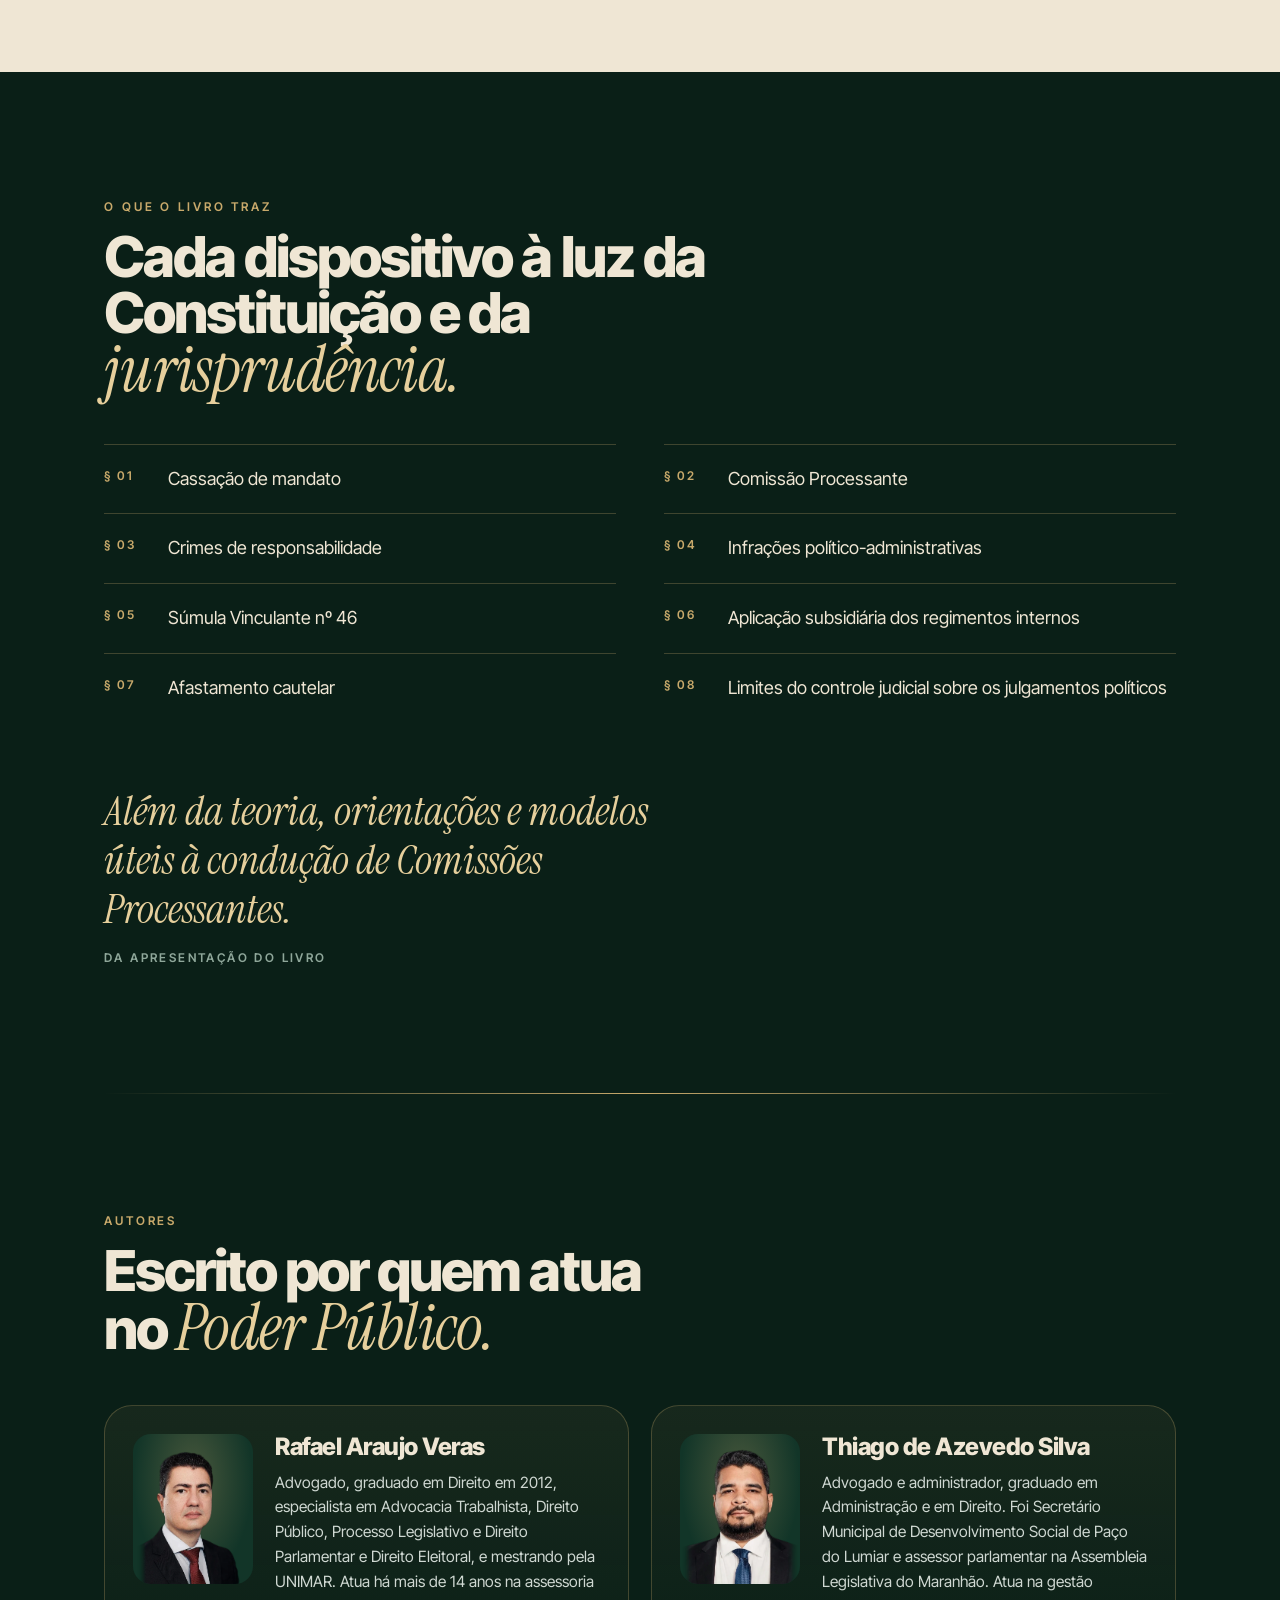
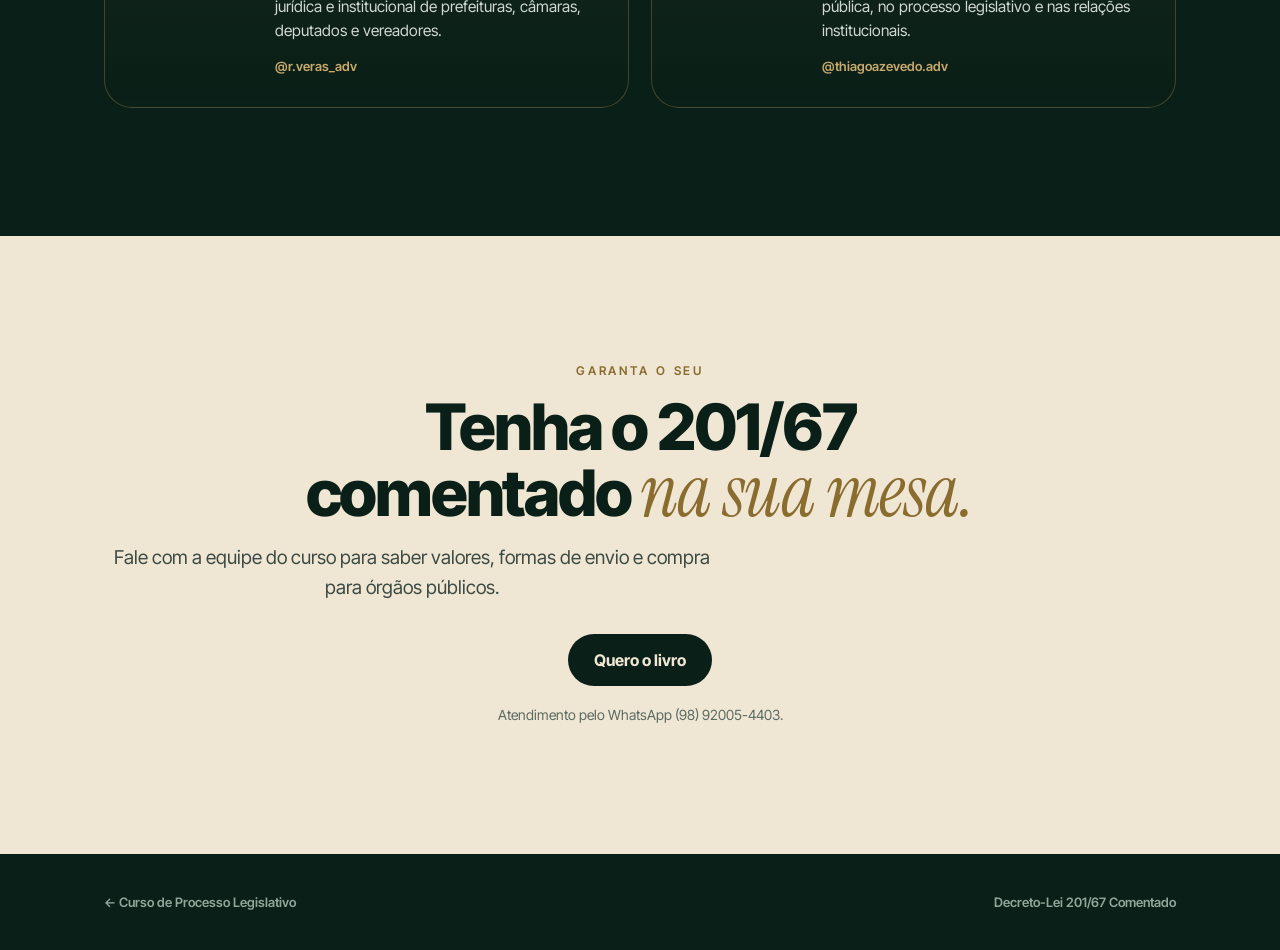
<file: livro-decreto-lei-201/index.html>
<!doctype html><html lang="pt-BR"><head><meta charset="utf-8"><meta name="viewport" content="width=device-width,initial-scale=1,viewport-fit=cover">
<title>Decreto-Lei 201/67 Comentado · Rafael Veras e Thiago Azevedo</title>
<meta name="description" content="Livro Decreto-Lei 201/67 Comentado: comentários artigo por artigo, doutrina, jurisprudência e aspectos práticos. De Rafael Araujo Veras e Thiago de Azevedo Silva.">
<link rel="canonical" href="https://cursoprocessolegislativo.pages.dev/livro-decreto-lei-201/"><meta name="theme-color" content="#0A1F17">
<meta property="og:type" content="book"><meta property="og:locale" content="pt_BR"><meta property="og:site_name" content="Curso de Processo Legislativo"><meta property="og:title" content="Decreto-Lei 201/67 Comentado"><meta property="og:description" content="Comentários artigo por artigo, doutrina, jurisprudência e aspectos práticos. Rafael Araujo Veras e Thiago de Azevedo Silva."><meta property="og:url" content="https://cursoprocessolegislativo.pages.dev/livro-decreto-lei-201/"><meta property="og:image" content="https://cursoprocessolegislativo.pages.dev/assets/livro-201-og.jpg"><meta property="og:image:width" content="1200"><meta property="og:image:height" content="630"><meta name="twitter:card" content="summary_large_image">
<script>document.documentElement.classList.add('js')</script>
<link rel="icon" href="/assets/simbolo.svg" type="image/svg+xml"><link rel="apple-touch-icon" href="/assets/avatar.png">
<link rel="preconnect" href="https://fonts.googleapis.com"><link rel="preconnect" href="https://fonts.gstatic.com" crossorigin><link href="https://fonts.googleapis.com/css2?family=Inter+Tight:wght@400;500;600;700;800&family=Instrument+Serif:ital@0;1&display=swap" rel="stylesheet">
<link rel="stylesheet" href="/assets/estilo.css">
<link rel="preload" as="image" href="/assets/livro-201-capa-m.webp">
<script type="application/ld+json">{"@context":"https://schema.org","@type":"Book","name":"Decreto-Lei 201/67 Comentado","alternativeHeadline":"Comentários artigo por artigo, doutrina, jurisprudência e aspectos práticos","isbn":"9786502388204","inLanguage":"pt-BR","bookFormat":"https://schema.org/Paperback","author":[{"@type":"Person","name":"Rafael Araujo Veras"},{"@type":"Person","name":"Thiago de Azevedo Silva"}],"image":"https://cursoprocessolegislativo.pages.dev/assets/livro-201-capa.webp","url":"https://cursoprocessolegislativo.pages.dev/livro-decreto-lei-201/"}</script>
<style>
.lv-hero{position:relative;padding:150px 0 90px;overflow:hidden;background:radial-gradient(ellipse 70% 60% at 72% 45%,rgba(200,169,107,.16),transparent 70%),var(--v)}
.lv-grid{display:grid;grid-template-columns:1.05fr .95fr;gap:clamp(32px,5vw,80px);align-items:center}
.lv-hero h1{font-size:clamp(44px,6.4vw,92px);margin:18px 0 22px}
.lv-hero h1 .n{display:block;color:var(--la2)}
.lv-sub{color:#cfd8d2;font-size:clamp(17px,1.5vw,20px);max-width:44ch}
.lv-aut{margin-top:22px;font:600 13px/1.5 'Inter Tight';letter-spacing:.16em;text-transform:uppercase;color:var(--mu)}
.lv-aut b{color:var(--cr);font-weight:700}
.lv-ctas{display:flex;flex-wrap:wrap;gap:12px;margin-top:34px}
.lv-ficha{display:flex;flex-wrap:wrap;gap:8px 22px;margin-top:30px;padding-top:22px;border-top:1px solid var(--linha);font:500 13px/1.4 'Inter Tight';color:var(--mu);letter-spacing:.04em}
.lv-ficha span b{color:var(--cr);font-weight:600}
/* livro 3D */
.palco{perspective:1800px;display:flex;justify-content:center;padding:20px 0 40px}
.livro{position:relative;width:min(340px,70vw);aspect-ratio:140/210;transform-style:preserve-3d;transform:rotateY(-24deg) rotateX(4deg);transition:transform 1.2s cubic-bezier(.2,.7,.2,1)}
.livro:hover{transform:rotateY(-12deg) rotateX(2deg)}
.livro .fr,.livro .lb,.livro .pg{position:absolute;top:0;backface-visibility:hidden}
.livro .fr{inset:0;border-radius:2px 5px 5px 2px;overflow:hidden;box-shadow:inset 3px 0 6px rgba(255,255,255,.12)}
.livro .fr img{width:100%;height:100%;object-fit:cover}
.livro .fr::after{content:"";position:absolute;inset:0;background:linear-gradient(100deg,rgba(255,255,255,0) 30%,rgba(255,255,255,.16) 46%,rgba(255,255,255,0) 60%),linear-gradient(90deg,rgba(0,0,0,.35),rgba(0,0,0,0) 4%,rgba(255,255,255,.08) 5%,rgba(0,0,0,0) 7%)}
.livro .lb{left:0;width:12.1%;height:100%;transform-origin:left center;transform:rotateY(-90deg);overflow:hidden}
.livro .lb img{width:100%;height:100%;object-fit:cover;filter:brightness(.78)}
.livro .pg{right:0;width:11.4%;height:98%;top:1%;transform-origin:right center;transform:rotateY(90deg);background:repeating-linear-gradient(90deg,#f4efe4 0 1px,#ddd5c4 1px 2px)}
.sombra{position:absolute;left:8%;right:-6%;bottom:-38px;height:40px;background:radial-gradient(ellipse at center,rgba(0,0,0,.6),transparent 70%);filter:blur(6px);transform:translateZ(-1px)}
/* seções */
.lv-cr{background:var(--cr);color:var(--v)}
.lv-cr .lead{color:#3c4a43}
.lv-cr .rot{color:#8a6c2f}
.lv-cr .t .it{color:#8a6c2f}
.pub{display:grid;grid-template-columns:repeat(4,1fr);gap:0;margin-top:48px;border-top:1px solid rgba(10,31,23,.18)}
.pub div{padding:26px 22px 26px 0;border-bottom:1px solid rgba(10,31,23,.18)}
.pub div+div{padding-left:22px;border-left:1px solid rgba(10,31,23,.18)}
.pub i{font:400 italic 15px 'Instrument Serif';color:#8a6c2f}
.pub h3{font:800 22px/1.15 'Inter Tight';letter-spacing:-.02em;margin:8px 0}
.pub p{font-size:15px;color:#3c4a43}
.temas{display:grid;grid-template-columns:1fr 1fr;gap:0 48px;margin-top:44px;counter-reset:t}
.temas li{list-style:none;counter-increment:t;display:grid;grid-template-columns:52px 1fr;gap:12px;padding:20px 0;border-top:1px solid var(--linha);font-size:18px}
.temas li::before{content:"§ " counter(t,decimal-leading-zero);font:600 12px/1.9 'Inter Tight';letter-spacing:.14em;color:var(--la)}
.cit{margin-top:64px;font:400 italic clamp(26px,3.2vw,42px)/1.2 'Instrument Serif';max-width:30ch;color:var(--la2)}
.cit small{display:block;margin-top:16px;font:600 12px 'Inter Tight';font-style:normal;letter-spacing:.2em;text-transform:uppercase;color:var(--mu)}
.aut-g{display:grid;grid-template-columns:1fr 1fr;gap:22px;margin-top:48px}
.aut-c{border:1px solid var(--linha);border-radius:28px;padding:28px;display:grid;grid-template-columns:120px 1fr;gap:22px;align-items:start;background:linear-gradient(180deg,rgba(200,169,107,.07),transparent)}
.aut-c .ft{width:120px;height:150px;border-radius:18px;overflow:hidden;background:radial-gradient(ellipse at 50% 30%,rgba(200,169,107,.3),transparent 70%),var(--v2)}
.aut-c .ft img{width:100%;height:100%;object-fit:cover;object-position:50% 12%}
.aut-c h3{font:800 24px/1.1 'Inter Tight';letter-spacing:-.02em}
.aut-c p{margin-top:10px;color:#cfd8d2;font-size:15.5px}
.aut-c .ig{display:inline-block;margin-top:14px;font:600 13px 'Inter Tight';color:var(--la);text-decoration:none}
.fim{text-align:center}
.fim .t{font-size:clamp(38px,5vw,68px);margin:16px auto 18px;max-width:16ch}
.fim .lv-ctas{justify-content:center}
.fim .nota{margin-top:18px;font-size:14px;color:var(--mu)}
.voltar{font:600 13px 'Inter Tight';color:var(--mu);text-decoration:none}
@media (max-width:900px){
 .lv-hero{padding:116px 0 64px}
 .lv-grid{grid-template-columns:1fr}
 .palco{order:-1;padding:0 0 30px}
 .livro{width:min(160px,42vw)}
 .lv-hero h1{font-size:clamp(40px,11vw,60px);margin:12px 0 14px}
 .lv-ctas{margin-top:22px}
 .pub{grid-template-columns:1fr 1fr}
 .pub div:nth-child(3){padding-left:0;border-left:0}
 .temas,.aut-g{grid-template-columns:1fr}
}
@media (max-width:520px){
 .pub{grid-template-columns:1fr}.pub div+div{padding-left:0;border-left:0}
 .aut-c{grid-template-columns:1fr}.aut-c .ft{width:100%;height:260px}
 .lv-ctas .btn{width:100%}
 .topo nav{display:none}
}
@media (prefers-reduced-motion:reduce){.livro{transition:none}}
</style></head>
<body><div class="grao" aria-hidden="true"></div>
<header class="topo"><div class="wrap"><a class="marca" href="/" aria-label="Curso de Processo Legislativo, início"><img src="/assets/simbolo.svg" alt="" width="46" height="46"><span><b>Processo <span class="it">Legislativo</span></b><small>Curso · Câmara municipal</small></span></a><nav aria-label="Seções"><a href="#obra">A obra</a><a href="#temas">Temas</a><a href="#autores">Autores</a></nav><a class="btn btn-cr" href="https://wa.me/5598920054403?text=Ol%C3%A1!%20Quero%20o%20livro%20Decreto-Lei%20201%2F67%20Comentado." target="_blank" rel="noopener">Quero o livro</a></div></header>
<main>
<section class="lv-hero" aria-labelledby="h1"><div class="wrap lv-grid">
 <div>
  <div class="rot rev">Livro · Direito municipal</div>
  <h1 id="h1" class="t rev">Decreto-Lei <span class="n">201/67</span><span class="it">comentado.</span></h1>
  <p class="lv-sub rev">Comentários artigo por artigo, com doutrina, jurisprudência e aspectos práticos da responsabilização de prefeitos e vereadores.</p>
  <p class="lv-aut rev">de <b>Rafael Araujo Veras</b> e <b>Thiago de Azevedo Silva</b></p>
  <div class="lv-ctas rev"><a class="btn btn-cr" href="https://wa.me/5598920054403?text=Ol%C3%A1!%20Quero%20o%20livro%20Decreto-Lei%20201%2F67%20Comentado." target="_blank" rel="noopener">Quero o livro</a><a class="btn btn-li" href="#obra">Ver o que traz</a></div>
  <div class="lv-ficha rev"><span>Formato <b>14 × 21 cm</b></span><span>Capa <b>cartão com lombada</b></span><span>ISBN <b>978-65-02-38820-4</b></span></div>
 </div>
 <div class="palco rev"><div class="livro" role="img" aria-label="Capa do livro Decreto-Lei 201/67 Comentado"><div class="fr"><img src="/assets/livro-201-capa-m.webp" srcset="/assets/livro-201-capa-m.webp 551w,/assets/livro-201-capa.webp 1102w" sizes="(max-width:900px) 58vw,340px" alt="" width="551" height="827"></div><div class="lb"><img src="/assets/livro-201-lombada.webp" alt=""></div><div class="pg"></div><div class="sombra"></div></div></div>
</div></section>

<section id="obra" class="sec lv-cr"><div class="wrap">
 <div class="rot rev">Para quem é</div>
 <h2 class="t rev" style="font-size:clamp(34px,4.4vw,60px);max-width:18ch">Consulta de mesa para quem vive a <span class="it">gestão municipal.</span></h2>
 <p class="lead rev" style="margin:22px 0 0">Linguagem objetiva e foco na realidade das prefeituras e câmaras: um instrumento de consulta para quem conduz, defende ou julga processos ligados ao Decreto-Lei 201/67.</p>
 <div class="pub rev">
  <div><i>i.</i><h3>Prefeitos e gestores</h3><p>Para conhecer os ritos e os limites do processo de responsabilização.</p></div>
  <div><i>ii.</i><h3>Vereadores e assessores</h3><p>Para conduzir Comissões Processantes e procedimentos de cassação.</p></div>
  <div><i>iii.</i><h3>Procuradores</h3><p>Para a atuação de procuradorias de prefeituras e câmaras.</p></div>
  <div><i>iv.</i><h3>Advogados públicos</h3><p>Para quem atua no Direito Público e Municipal.</p></div>
 </div>
</div></section>

<section id="temas" class="sec"><div class="wrap">
 <div class="rot rev">O que o livro traz</div>
 <h2 class="t rev" style="font-size:clamp(34px,4.4vw,60px);max-width:20ch">Cada dispositivo à luz da Constituição e da <span class="it">jurisprudência.</span></h2>
 <ul class="temas rev">
  <li>Cassação de mandato</li>
  <li>Comissão Processante</li>
  <li>Crimes de responsabilidade</li>
  <li>Infrações político-administrativas</li>
  <li>Súmula Vinculante nº 46</li>
  <li>Aplicação subsidiária dos regimentos internos</li>
  <li>Afastamento cautelar</li>
  <li>Limites do controle judicial sobre os julgamentos políticos</li>
 </ul>
 <p class="cit rev">Além da teoria, orientações e modelos úteis à condução de Comissões Processantes.<small>Da apresentação do livro</small></p>
</div></section>

<section id="autores" class="sec" style="padding-top:0"><div class="wrap">
 <hr class="fio" style="margin-bottom:clamp(72px,10vw,120px)">
 <div class="rot rev">Autores</div>
 <h2 class="t rev" style="font-size:clamp(34px,4.4vw,60px)">Escrito por quem atua no <span class="it">Poder Público.</span></h2>
 <div class="aut-g">
  <article class="aut-c rev"><div class="ft"><img src="/assets/rafael.webp" alt="Rafael Araujo Veras"></div><div><h3>Rafael Araujo Veras</h3><p>Advogado, graduado em Direito em 2012, especialista em Advocacia Trabalhista, Direito Público, Processo Legislativo e Direito Parlamentar e Direito Eleitoral, e mestrando pela UNIMAR. Atua há mais de 14 anos na assessoria jurídica e institucional de prefeituras, câmaras, deputados e vereadores.</p><a class="ig" href="https://instagram.com/r.veras_adv" target="_blank" rel="noopener">@r.veras_adv</a></div></article>
  <article class="aut-c rev"><div class="ft"><img src="/assets/tiago.webp" alt="Thiago de Azevedo Silva"></div><div><h3>Thiago de Azevedo Silva</h3><p>Advogado e administrador, graduado em Administração e em Direito. Foi Secretário Municipal de Desenvolvimento Social de Paço do Lumiar e assessor parlamentar na Assembleia Legislativa do Maranhão. Atua na gestão pública, no processo legislativo e nas relações institucionais.</p><a class="ig" href="https://instagram.com/thiagoazevedo.adv" target="_blank" rel="noopener">@thiagoazevedo.adv</a></div></article>
 </div>
</div></section>

<section id="comprar" class="sec lv-cr fim"><div class="wrap">
 <div class="rot rev">Garanta o seu</div>
 <h2 class="t rev">Tenha o 201/67 comentado <span class="it">na sua mesa.</span></h2>
 <p class="lead rev">Fale com a equipe do curso para saber valores, formas de envio e compra para órgãos públicos.</p>
 <div class="lv-ctas rev" style="margin-top:30px"><a class="btn" style="background:var(--v);color:var(--cr)" href="https://wa.me/5598920054403?text=Ol%C3%A1!%20Quero%20o%20livro%20Decreto-Lei%20201%2F67%20Comentado." target="_blank" rel="noopener" data-compra>Quero o livro</a></div>
 <p class="nota rev" style="color:#5b6b63">Atendimento pelo WhatsApp (98) 92005-4403.</p>
</div></section>
</main>
<footer class="sec" style="padding:40px 0"><div class="wrap" style="display:flex;justify-content:space-between;flex-wrap:wrap;gap:12px"><a class="voltar" href="/">← Curso de Processo Legislativo</a><span class="voltar">Decreto-Lei 201/67 Comentado</span></div></footer>
<script>(()=>{const e=document.querySelectorAll('.rev');if(!('IntersectionObserver'in window)){e.forEach(x=>x.classList.add('on'));return}const o=new IntersectionObserver(l=>l.forEach(x=>{if(x.isIntersecting){x.target.classList.add('on');o.unobserve(x.target)}}),{threshold:.12});e.forEach(x=>o.observe(x))})()</script>
</body></html>
</file>
<file: assets/estilo.css>
/* Curso de Processo Legislativo · identidade "Hemiciclo Premium" (conta Leandro, 08/11/2026) */
:root{--v:#0A1F17;--v2:#123528;--cr:#EFE6D4;--la:#C8A96B;--la2:#E6CF9C;--mu:#8FA79A;--linha:rgba(200,169,107,.28);--g:clamp(16px,5vw,72px);--max:1200px}
*{box-sizing:border-box;margin:0;padding:0}
html{scroll-behavior:smooth;-webkit-text-size-adjust:100%}
body{background:var(--v);color:var(--cr);font:400 17px/1.6 'Inter Tight',system-ui,sans-serif;overflow-x:clip;-webkit-font-smoothing:antialiased}
img{display:block;max-width:100%}
a{color:inherit}
.it{font-family:'Instrument Serif',Georgia,serif;font-style:italic;font-weight:400;letter-spacing:-.01em;color:var(--la2)}
.rot{font:600 12px/1.2 'Inter Tight';letter-spacing:.24em;text-transform:uppercase;color:var(--la)}
.t{font-weight:800;letter-spacing:-.035em;line-height:1}
.t .it{font-size:1.14em;line-height:.9}
.grao{position:fixed;inset:0;pointer-events:none;z-index:50;opacity:.08;mix-blend-mode:overlay;background-image:url("data:image/svg+xml,%3Csvg xmlns='http://www.w3.org/2000/svg' width='220' height='220'%3E%3Cfilter id='n'%3E%3CfeTurbulence type='fractalNoise' baseFrequency='.9' numOctaves='3'/%3E%3C/filter%3E%3Crect width='100%25' height='100%25' filter='url(%23n)'/%3E%3C/svg%3E")}
.wrap{width:100%;max-width:var(--max);margin:0 auto;padding:0 var(--g)}
.fio{height:1px;background:linear-gradient(90deg,transparent,var(--la),transparent);border:0}
/* marca */
.marca{display:flex;align-items:center;gap:12px;text-decoration:none}
.marca img{width:46px;height:46px}
.marca b{display:block;font:800 19px/1 'Inter Tight';letter-spacing:-.03em}
.marca b .it{font-size:22px}
.marca small{display:block;font:600 9px/1 'Inter Tight';letter-spacing:.3em;text-transform:uppercase;color:var(--mu);margin-top:6px}
/* botões */
.btn{display:inline-flex;align-items:center;justify-content:center;gap:10px;min-height:52px;padding:0 26px;border-radius:99px;font:700 16px/1 'Inter Tight';text-decoration:none;transition:transform .2s,background .2s,border-color .2s}
.btn:hover{transform:translateY(-2px)}
.btn-cr{background:var(--cr);color:var(--v)}
.btn-cr:hover{background:#fff}
.btn-li{border:1px solid var(--linha);color:var(--cr)}
.btn-li:hover{border-color:var(--la)}
.btn svg{width:18px;height:18px;flex:none}
:focus-visible{outline:2px solid var(--la);outline-offset:3px}
/* topo */
.topo{position:absolute;top:0;left:0;right:0;z-index:10;padding:20px 0}
.topo .wrap{display:flex;align-items:center;justify-content:space-between;gap:16px}
.topo nav{display:flex;gap:28px;font:600 14px 'Inter Tight'}
.topo nav a{text-decoration:none;color:var(--mu)}
.topo nav a:hover{color:var(--cr)}
.topo .btn{min-height:42px;padding:0 18px;font-size:14px}
@media (max-width:900px){.topo nav{display:none}}
@media (max-width:420px){.topo .btn{display:none}}
/* herói */
.heroi{position:relative;overflow:hidden;min-height:100svh;padding:110px 0 56px;background:radial-gradient(ellipse at 62% 28%,rgba(200,169,107,.24),transparent 58%),var(--v);display:flex;flex-direction:column;justify-content:flex-end}
.heroi .arcos{position:absolute;right:-12%;bottom:-6%;width:min(1100px,130vw);opacity:.9;pointer-events:none}
.heroi .gigante{position:absolute;left:50%;top:20%;transform:translateX(-50%);font:800 clamp(110px,21vw,330px)/.85 'Inter Tight';letter-spacing:-.05em;color:var(--v2);white-space:nowrap;pointer-events:none;user-select:none}
.heroi .pessoas{position:absolute;left:auto;right:2%;transform:none;bottom:0;width:min(660px,46vw);height:min(88svh,860px);pointer-events:none;-webkit-mask-image:linear-gradient(180deg,#000 72%,transparent 97%);mask-image:linear-gradient(180deg,#000 72%,transparent 97%)}
.heroi .pessoas img{position:absolute;bottom:0;height:auto;filter:drop-shadow(0 30px 40px rgba(0,0,0,.55)) saturate(.92) contrast(1.06) sepia(.12)}
.heroi .p-r{right:0;width:50%}
.heroi .p-t{left:0;width:50%}
.heroi .degrade{position:absolute;left:0;right:0;bottom:0;height:52%;background:linear-gradient(180deg,transparent,var(--v) 72%);pointer-events:none}
.heroi .texto{position:relative;z-index:2;max-width:620px}
.heroi h1{font-size:clamp(46px,7vw,96px);margin:16px 0 20px}
.heroi p.sub{color:#cfd8d2;font-size:clamp(17px,1.6vw,20px);max-width:520px}
.heroi .acoes{display:flex;flex-wrap:wrap;gap:12px;margin-top:28px}
.heroi .nomes{margin-top:34px;font:600 13px 'Inter Tight';color:var(--mu)}
.heroi .nomes b{color:var(--cr)}
@media (max-width:900px){
 .heroi{padding-top:86px;justify-content:flex-start}
 .heroi .gigante{top:120px;font-size:30vw}
 .heroi .pessoas{position:relative;left:auto;transform:none;margin:0 auto -6%;width:100%;max-width:520px;height:auto;aspect-ratio:1/1;-webkit-mask-image:linear-gradient(180deg,#000 58%,transparent 92%);mask-image:linear-gradient(180deg,#000 58%,transparent 92%)}
 .heroi .rot{letter-spacing:.18em}
 .heroi .degrade{height:62%}
 .heroi .arcos{right:-40%;bottom:30%;width:160vw}
}
/* seções */
section{position:relative}
.sec{padding:clamp(72px,10vw,140px) 0}
.sec h2{font-size:clamp(36px,5vw,64px);max-width:16ch;margin:14px 0 18px}
.sec .lead{color:#cfd8d2;max-width:56ch;font-size:clamp(17px,1.5vw,19px)}
.musgo{background:var(--v2)}
.creme{background:var(--cr);color:var(--v)}
.creme .it{color:#8A6A2E}
.creme .rot{color:#8A6A2E}
.creme .lead{color:#3c4a43}
/* para quem é */
.publico{display:grid;grid-template-columns:repeat(4,1fr);gap:16px;margin-top:44px}
.publico article{border:1px solid var(--linha);border-radius:22px;padding:26px 22px;background:rgba(18,53,40,.5)}
.publico .n{font-family:'Instrument Serif';font-style:italic;color:var(--la2);font-size:40px;line-height:1}
.publico h3{font:700 21px/1.2 'Inter Tight';letter-spacing:-.02em;margin:18px 0 8px}
.publico p{color:var(--mu);font-size:15px}
@media (max-width:900px){.publico{grid-template-columns:1fr 1fr}}
@media (max-width:520px){.publico{grid-template-columns:1fr}}
/* domínio */
.dominio{display:grid;grid-template-columns:1fr 1.3fr;gap:clamp(32px,6vw,90px);align-items:start}
.lista{list-style:none}
.lista li{display:flex;gap:20px;align-items:baseline;padding:18px 0;border-top:1px solid var(--linha);font:600 clamp(17px,1.6vw,20px)/1.35 'Inter Tight'}
.lista li:last-child{border-bottom:1px solid var(--linha)}
.lista li span{font-family:'Instrument Serif';font-style:italic;color:var(--la2);font-size:28px;min-width:42px;font-weight:400}
@media (max-width:900px){.dominio{grid-template-columns:1fr}}
/* módulos */
.modulos{display:grid;grid-template-columns:repeat(2,1fr);gap:18px;margin-top:48px}
.mod{position:relative;overflow:hidden;border-radius:26px;padding:34px 30px;background:var(--v);border:1px solid var(--linha)}
.mod .num{position:absolute;right:18px;top:-6px;font:800 140px/1 'Inter Tight';letter-spacing:-.06em;color:var(--v2);pointer-events:none}
.mod .rot{position:relative}
.mod h3{position:relative;font:800 clamp(24px,2.4vw,30px)/1.1 'Inter Tight';letter-spacing:-.03em;margin:12px 0 18px;max-width:15ch}
.mod ul{position:relative;list-style:none;display:grid;gap:10px}
.mod li{padding-left:22px;position:relative;color:#cfd8d2;font-size:16px}
.mod li::before{content:"§";position:absolute;left:0;top:0;font-family:'Instrument Serif';font-style:italic;color:var(--la)}
.mod .pratica{position:relative;margin-top:20px;padding-top:16px;border-top:1px solid var(--linha);font-size:15px;color:var(--mu)}
.mod .pratica b{color:var(--la2);font-weight:600}
@media (max-width:760px){.modulos{grid-template-columns:1fr}.mod .num{font-size:110px}}
/* professores */
.profs{display:grid;grid-template-columns:1fr 1fr;gap:22px;margin-top:48px}
.prof{position:relative;overflow:hidden;border-radius:28px;background:radial-gradient(ellipse at 50% 20%,rgba(200,169,107,.25),transparent 60%),var(--v);min-height:560px;display:flex;flex-direction:column;justify-content:flex-end;padding:28px;color:var(--cr)}
.prof .arc{position:absolute;left:50%;transform:translateX(-50%);bottom:28%;width:140%;opacity:.7}
.prof img{position:absolute;left:50%;transform:translateX(-50%);bottom:24%;height:76%;width:auto;max-width:none;filter:drop-shadow(0 24px 30px rgba(0,0,0,.5)) saturate(.92) contrast(1.06) sepia(.12)}
.prof::after{content:"";position:absolute;left:0;right:0;bottom:0;height:55%;background:linear-gradient(180deg,transparent,var(--v) 55%)}
.prof .info{position:relative;z-index:2;min-height:205px;display:flex;flex-direction:column;justify-content:flex-start}.prof .oab{align-self:flex-start}
.prof h3{font:800 clamp(26px,2.6vw,34px)/1.05 'Inter Tight';letter-spacing:-.03em}
.prof .cargo{margin-top:10px;color:#cfd8d2;font-size:16px;max-width:38ch}
.prof .oab{margin-top:14px;display:inline-block;font:600 12px 'Inter Tight';letter-spacing:.2em;text-transform:uppercase;color:var(--la);border:1px solid var(--linha);padding:8px 12px;border-radius:99px}
@media (max-width:760px){.profs{grid-template-columns:1fr}.prof{min-height:520px}}
/* como funciona */
.passos{display:grid;grid-template-columns:repeat(4,1fr);gap:0;margin-top:48px;border-top:1px solid rgba(10,31,23,.2)}
.passos div{padding:26px 22px 8px 0}
.passos .n{font-family:'Instrument Serif';font-style:italic;font-size:46px;line-height:1;color:#8A6A2E}
.passos h3{font:700 20px/1.2 'Inter Tight';letter-spacing:-.02em;margin:14px 0 8px}
.passos p{color:#3c4a43;font-size:15px}
@media (max-width:900px){.passos{grid-template-columns:1fr 1fr}}
@media (max-width:520px){.passos{grid-template-columns:1fr}.passos div{padding-right:0;border-bottom:1px solid rgba(10,31,23,.15);padding-bottom:22px}}
/* faq */
.faq{max-width:820px;margin-top:40px}
.faq details{border-top:1px solid var(--linha)}
.faq details:last-child{border-bottom:1px solid var(--linha)}
.faq summary{list-style:none;cursor:pointer;display:flex;justify-content:space-between;gap:20px;padding:22px 0;font:700 clamp(17px,1.6vw,20px)/1.3 'Inter Tight'}
.faq summary::-webkit-details-marker{display:none}
.faq summary::after{content:"+";font-family:'Instrument Serif';font-style:italic;font-size:30px;line-height:.8;color:var(--la);transition:transform .25s}
.faq details[open] summary::after{transform:rotate(45deg)}
.faq details p{padding:0 0 22px;color:#cfd8d2;max-width:64ch}
/* chamada final */
.final{position:relative;overflow:hidden;text-align:center;padding:clamp(90px,12vw,160px) 0}
.final .arcos{position:absolute;left:50%;bottom:-2px;transform:translateX(-50%);width:min(1200px,160vw);pointer-events:none}
.final h2{font-size:clamp(40px,6vw,80px);margin:14px auto 18px;max-width:14ch;position:relative}
.final .rot,.final .lead{position:relative}
.final .lead{margin:0 auto}
.final .acoes{display:flex;flex-wrap:wrap;justify-content:center;gap:12px;margin-top:32px;position:relative}
/* rodapé */
footer{padding:40px 0 34px;color:var(--mu);font-size:14px}
footer .linha{display:flex;flex-wrap:wrap;justify-content:space-between;align-items:center;gap:18px;margin-top:28px}
footer .gigante{font:800 clamp(36px,9.2vw,124px)/.85 'Inter Tight';letter-spacing:-.05em;color:var(--v2);white-space:nowrap;overflow:hidden}
footer .gigante .it{color:#1d4a39}
/* aparecer */
.js .rev{opacity:0;transform:translateY(24px);transition:opacity .8s ease,transform .8s ease}
.js .rev.on{opacity:1;transform:none}
@media (prefers-reduced-motion:reduce){.js .rev{opacity:1;transform:none;transition:none}html{scroll-behavior:auto}}
</file>
